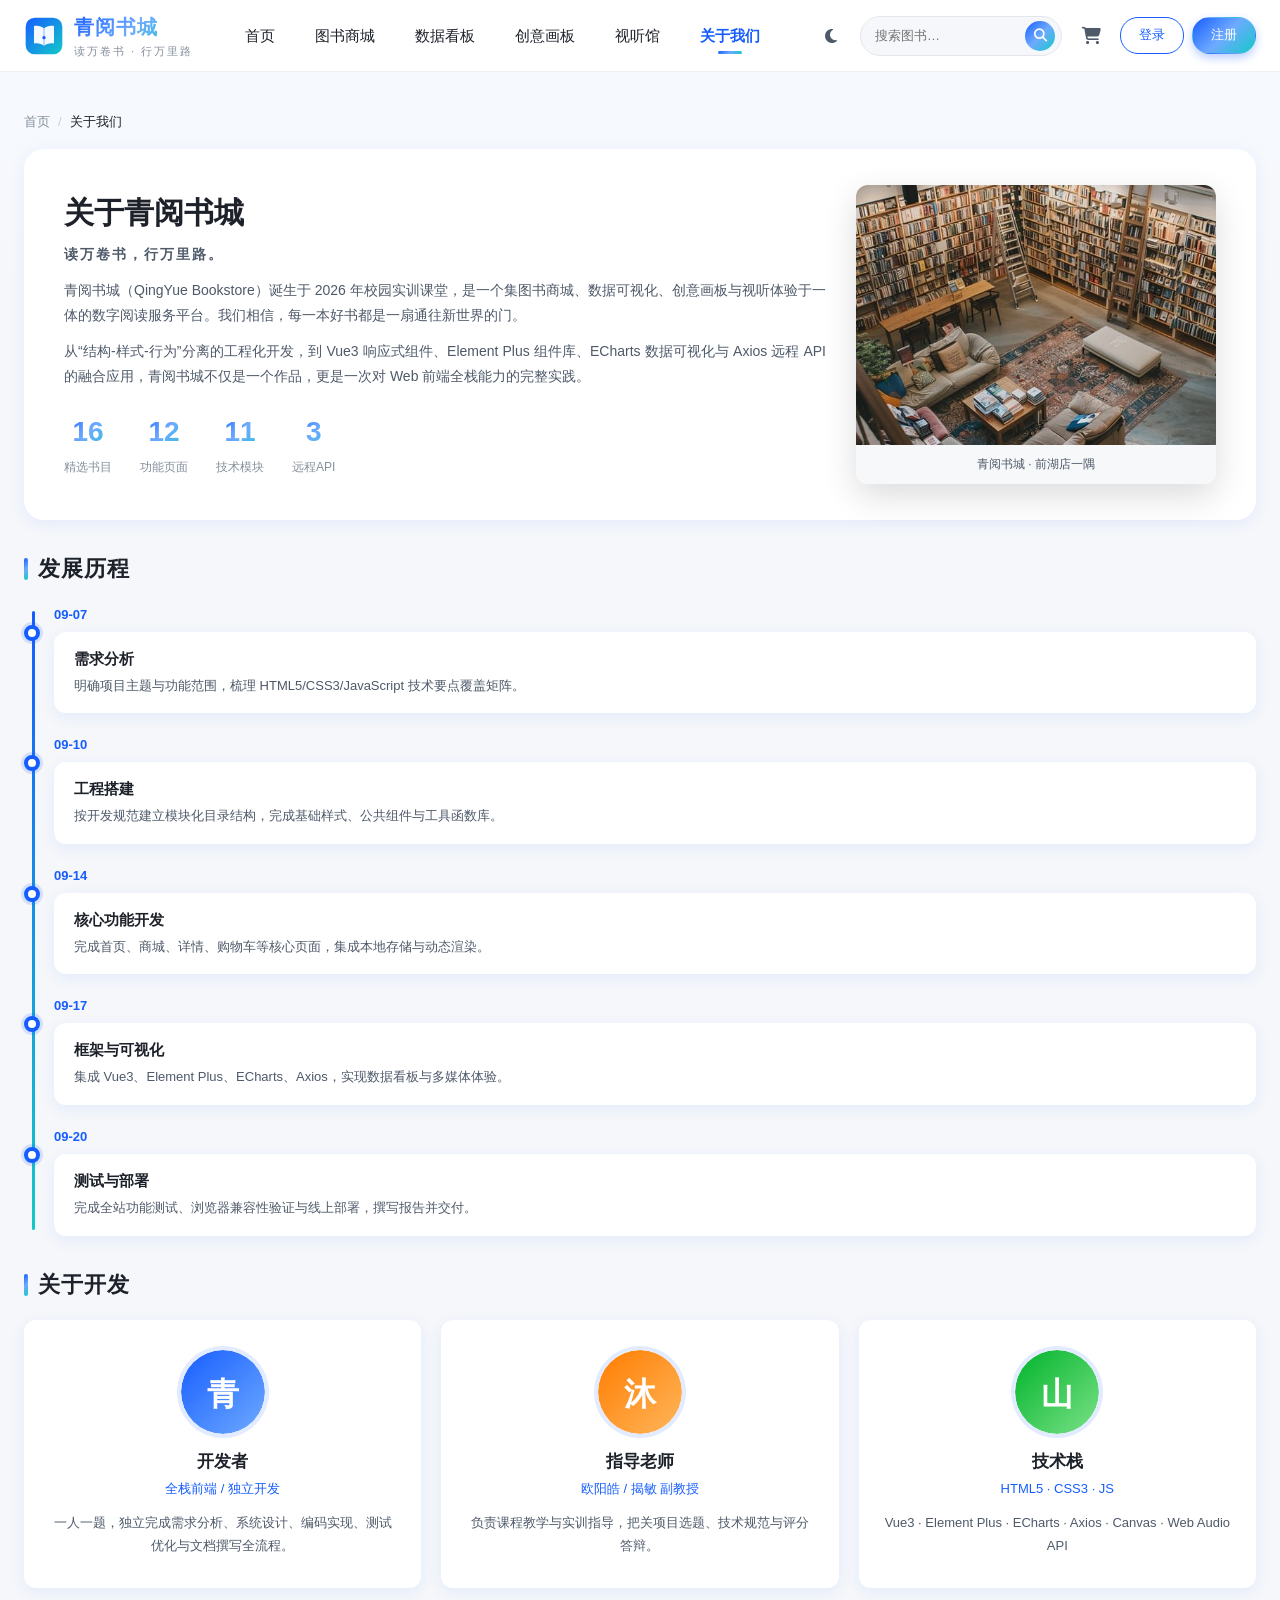
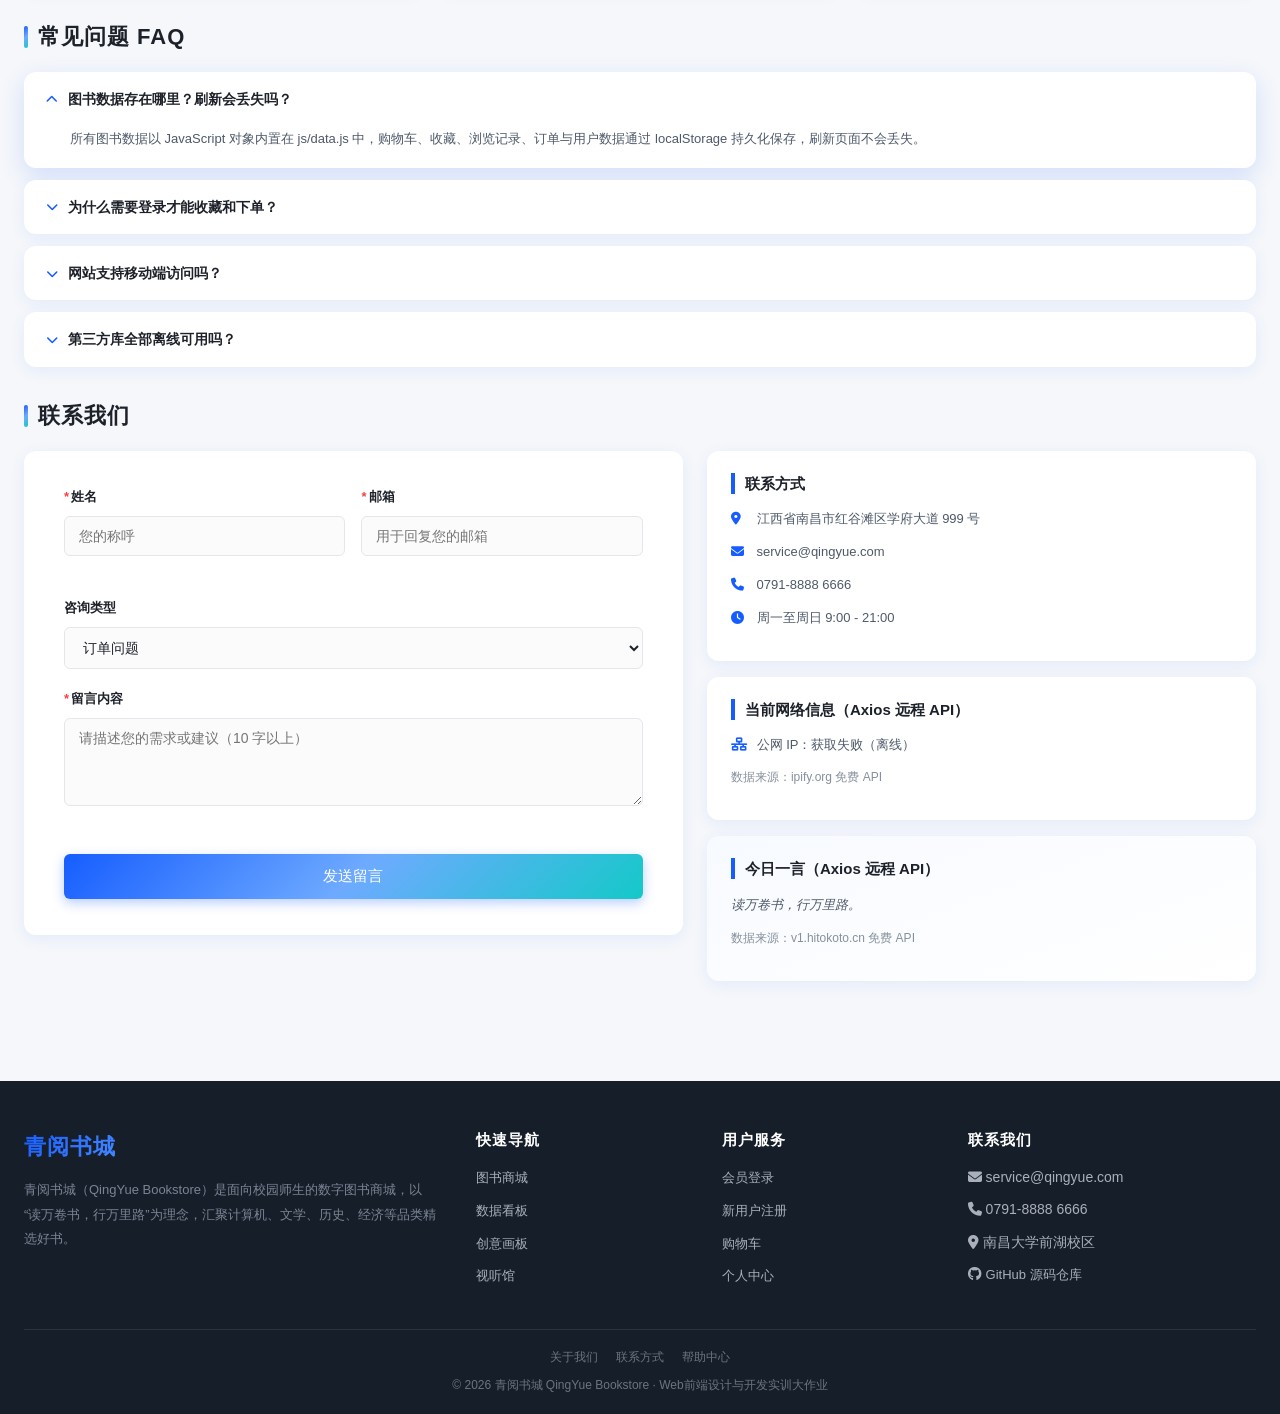
<file: about.html>
<!DOCTYPE html>
<html lang="zh-CN">
<head>
  <meta charset="UTF-8">
  <meta name="viewport" content="width=device-width, initial-scale=1.0">
  <meta name="description" content="关于青阅书城 —— 品牌故事、发展历程、团队介绍、联系我们。">
  <title>关于我们 · 青阅书城</title>
  <link rel="icon" type="image/svg+xml" href="assets/icons/favicon.svg">
  <link rel="stylesheet" href="css/base.css?v=20260911b">
  <link rel="stylesheet" href="css/common.css?v=20260911b">
  <link rel="stylesheet" href="css/page/about.css?v=20260911b">
  <link rel="stylesheet" href="https://cdnjs.cloudflare.com/ajax/libs/font-awesome/6.5.2/css/all.min.css">
</head>
<body>

  <div class="page-loading" id="pageLoading">
    <div class="loading-logo">青阅书城</div>
    <div class="loading-spinner"></div>
  </div>

  <!-- ========== 公共头部 ========== -->
  <header class="site-header">
    <div class="container">
      <a class="logo" href="index.html" title="返回首页">
        <img src="assets/icons/logo.svg" alt="青阅书城 Logo">
        <div>
          <div class="logo-text">青阅书城</div>
          <div class="logo-sub">读万卷书 · 行万里路</div>
        </div>
      </a>
      <nav class="main-nav" aria-label="主导航">
        <ul>
          <li><a href="index.html" data-page="index.html">首页</a></li>
          <li><a href="books.html" data-page="books.html">图书商城</a></li>
          <li><a href="data.html" data-page="data.html">数据看板</a></li>
          <li><a href="paint.html" data-page="paint.html">创意画板</a></li>
          <li><a href="media.html" data-page="media.html">视听馆</a></li>
          <li><a href="about.html" data-page="about.html">关于我们</a></li>
        </ul>
      </nav>
      <div class="header-tools">
        <div class="header-search">
          <input type="search" id="headerSearch" placeholder="搜索图书…" aria-label="站内搜索">
          <button id="headerSearchBtn" aria-label="搜索"><i class="fa-solid fa-magnifying-glass"></i></button>
        </div>
        <a class="icon-btn" href="cart.html" aria-label="购物车">
          <i class="fa-solid fa-cart-shopping"></i>
          <span class="cart-badge">0</span>
        </a>
        <div class="login-area">
          <a class="btn-login" href="login.html">登录</a>
          <a class="btn-login btn-login-solid" href="register.html">注册</a>
        </div>
        <div class="user-area hidden">
          <a class="icon-btn" href="user.html" title="个人中心">
            <img class="user-avatar" src="assets/images/avatar/avatar-default.svg" alt="用户头像">
          </a>
        </div>
        <button class="nav-toggle" id="navToggle" aria-label="展开菜单"><i class="fa-solid fa-bars"></i></button>
      </div>
    </div>
  </header>

  <main class="page-main">
    <div class="container">

      <nav class="crumbs" aria-label="面包屑">
        <a href="index.html">首页</a>
        <span class="sep">/</span>
        <span class="current">关于我们</span>
      </nav>

      <!-- ========== 品牌故事（article） ========== -->
      <section class="story-section" aria-label="品牌故事">
        <article class="story-card">
          <div class="story-text">
            <h1>关于青阅书城</h1>
            <p class="story-slogan">读万卷书，行万里路。</p>
            <p>青阅书城（QingYue Bookstore）诞生于 2026 年校园实训课堂，是一个集图书商城、数据可视化、创意画板与视听体验于一体的数字阅读服务平台。我们相信，每一本好书都是一扇通往新世界的门。</p>
            <p>从“结构-样式-行为”分离的工程化开发，到 Vue3 响应式组件、Element Plus 组件库、ECharts 数据可视化与 Axios 远程 API 的融合应用，青阅书城不仅是一个作品，更是一次对 Web 前端全栈能力的完整实践。</p>
            <div class="story-stats">
              <div><strong>16</strong><span>精选书目</span></div>
              <div><strong>12</strong><span>功能页面</span></div>
              <div><strong>11</strong><span>技术模块</span></div>
              <div><strong>3</strong><span>远程API</span></div>
            </div>
          </div>
          <figure class="story-figure">
            <img src="assets/images/about/about-store.jpg" alt="青阅书城实体书店室内环境">
            <figcaption>青阅书城 · 前湖店一隅</figcaption>
          </figure>
        </article>
      </section>

      <!-- ========== 发展历程（时间线） ========== -->
      <section class="timeline-section" aria-label="发展历程">
        <div class="section-title">
          <div class="title-left"><h2>发展历程</h2></div>
        </div>
        <ol class="timeline">
          <li class="timeline-item">
            <span class="tl-dot"></span>
            <time class="tl-time">09-07</time>
            <div class="tl-card">
              <h3>需求分析</h3>
              <p>明确项目主题与功能范围，梳理 HTML5/CSS3/JavaScript 技术要点覆盖矩阵。</p>
            </div>
          </li>
          <li class="timeline-item">
            <span class="tl-dot"></span>
            <time class="tl-time">09-10</time>
            <div class="tl-card">
              <h3>工程搭建</h3>
              <p>按开发规范建立模块化目录结构，完成基础样式、公共组件与工具函数库。</p>
            </div>
          </li>
          <li class="timeline-item">
            <span class="tl-dot"></span>
            <time class="tl-time">09-14</time>
            <div class="tl-card">
              <h3>核心功能开发</h3>
              <p>完成首页、商城、详情、购物车等核心页面，集成本地存储与动态渲染。</p>
            </div>
          </li>
          <li class="timeline-item">
            <span class="tl-dot"></span>
            <time class="tl-time">09-17</time>
            <div class="tl-card">
              <h3>框架与可视化</h3>
              <p>集成 Vue3、Element Plus、ECharts、Axios，实现数据看板与多媒体体验。</p>
            </div>
          </li>
          <li class="timeline-item">
            <span class="tl-dot"></span>
            <time class="tl-time">09-20</time>
            <div class="tl-card">
              <h3>测试与部署</h3>
              <p>完成全站功能测试、浏览器兼容性验证与线上部署，撰写报告并交付。</p>
            </div>
          </li>
        </ol>
      </section>

      <!-- ========== 团队介绍 ========== -->
      <section class="team-section" aria-label="团队介绍">
        <div class="section-title">
          <div class="title-left"><h2>关于开发</h2></div>
        </div>
        <div class="team-grid">
          <div class="team-card">
            <div class="team-avatar"><img src="assets/images/avatar/avatar-default.svg" alt="开发者头像"></div>
            <h3>开发者</h3>
            <p class="team-role">全栈前端 / 独立开发</p>
            <p class="team-desc">一人一题，独立完成需求分析、系统设计、编码实现、测试优化与文档撰写全流程。</p>
          </div>
          <div class="team-card">
            <div class="team-avatar"><img src="assets/images/avatar/avatar-01.svg" alt="指导老师头像"></div>
            <h3>指导老师</h3>
            <p class="team-role">欧阳皓 / 揭敏 副教授</p>
            <p class="team-desc">负责课程教学与实训指导，把关项目选题、技术规范与评分答辩。</p>
          </div>
          <div class="team-card">
            <div class="team-avatar"><img src="assets/images/avatar/avatar-02.svg" alt="技术栈图标"></div>
            <h3>技术栈</h3>
            <p class="team-role">HTML5 · CSS3 · JS</p>
            <p class="team-desc">Vue3 · Element Plus · ECharts · Axios · Canvas · Web Audio API</p>
          </div>
        </div>
      </section>

      <!-- ========== FAQ（details/summary 折叠面板） ========== -->
      <section class="faq-section" aria-label="常见问题">
        <div class="section-title">
          <div class="title-left"><h2>常见问题 FAQ</h2></div>
        </div>
        <div class="faq-list">
          <details class="faq-item" open>
            <summary>图书数据存在哪里？刷新会丢失吗？</summary>
            <p>所有图书数据以 JavaScript 对象内置在 js/data.js 中，购物车、收藏、浏览记录、订单与用户数据通过 localStorage 持久化保存，刷新页面不会丢失。</p>
          </details>
          <details class="faq-item">
            <summary>为什么需要登录才能收藏和下单？</summary>
            <p>收藏与订单与用户账号绑定，登录后可跨页面、跨会话查看自己的收藏夹与订单记录，实现“存储→读取→修改→删除”的完整数据闭环。</p>
          </details>
          <details class="faq-item">
            <summary>网站支持移动端访问吗？</summary>
            <p>支持。全站采用 Flexbox 与 Grid 响应式布局，并针对 992px / 640px 断点优化导航折叠、卡片排布与表单控件，手机、平板均可正常浏览。</p>
          </details>
          <details class="faq-item">
            <summary>第三方库全部离线可用吗？</summary>
            <p>Vue3、Element Plus、ECharts、Axios、Font Awesome 通过 CDN 引入，需要联网加载；核心业务逻辑全部为原生 HTML/CSS/JavaScript 实现，页面结构离线可访问。</p>
          </details>
        </div>
      </section>

      <!-- ========== 联系我们 ========== -->
      <section class="contact-section" id="contact" aria-label="联系我们">
        <div class="section-title">
          <div class="title-left"><h2>联系我们</h2></div>
        </div>
        <div class="contact-layout">
          <form class="contact-form form-card" id="contactForm" novalidate>
            <div class="form-row">
              <div class="form-item">
                <label for="contactName"><span class="required">*</span>姓名</label>
                <input type="text" id="contactName" class="form-control" placeholder="您的称呼">
                <div class="form-tip" id="contactNameTip"></div>
              </div>
              <div class="form-item">
                <label for="contactEmail"><span class="required">*</span>邮箱</label>
                <input type="email" id="contactEmail" class="form-control" placeholder="用于回复您的邮箱">
                <div class="form-tip" id="contactEmailTip"></div>
              </div>
            </div>
            <div class="form-item">
              <label for="contactType">咨询类型</label>
              <select id="contactType" class="form-control">
                <option value="order">订单问题</option>
                <option value="book">图书建议</option>
                <option value="coop">商务合作</option>
                <option value="other">其他</option>
              </select>
            </div>
            <div class="form-item">
              <label for="contactMessage"><span class="required">*</span>留言内容</label>
              <textarea id="contactMessage" class="form-control" rows="4" placeholder="请描述您的需求或建议（10 字以上）"></textarea>
              <div class="form-tip" id="contactMessageTip"></div>
            </div>
            <button type="submit" class="btn btn-primary btn-lg btn-block">发送留言</button>
          </form>

          <div class="contact-info">
            <div class="info-card">
              <h3>联系方式</h3>
              <p><i class="fa-solid fa-location-dot"></i> 江西省南昌市红谷滩区学府大道 999 号</p>
              <p><i class="fa-solid fa-envelope"></i> service@qingyue.com</p>
              <p><i class="fa-solid fa-phone"></i> 0791-8888 6666</p>
              <p><i class="fa-solid fa-clock"></i> 周一至周日 9:00 - 21:00</p>
            </div>
            <div class="info-card">
              <h3>当前网络信息（Axios 远程 API）</h3>
              <p><i class="fa-solid fa-network-wired"></i> 公网 IP：<span id="myIp">获取中…</span></p>
              <p class="ip-tip">数据来源：ipify.org 免费 API</p>
            </div>
            <div class="info-card quote-info">
              <h3>今日一言（Axios 远程 API）</h3>
              <p class="about-quote" id="aboutQuote">加载中…</p>
              <p class="ip-tip">数据来源：v1.hitokoto.cn 免费 API</p>
            </div>
          </div>
        </div>
      </section>
    </div>
  </main>

  <!-- ========== 公共页脚 ========== -->
  <footer class="site-footer">
    <div class="container">
      <div class="footer-top">
        <div class="footer-brand">
          <div class="logo-text">青阅书城</div>
          <p>青阅书城（QingYue Bookstore）是面向校园师生的数字图书商城，以“读万卷书，行万里路”为理念，汇聚计算机、文学、历史、经济等品类精选好书。</p>
        </div>
        <div class="footer-col">
          <h4>快速导航</h4>
          <ul>
            <li><a href="books.html">图书商城</a></li>
            <li><a href="data.html">数据看板</a></li>
            <li><a href="paint.html">创意画板</a></li>
            <li><a href="media.html">视听馆</a></li>
          </ul>
        </div>
        <div class="footer-col">
          <h4>用户服务</h4>
          <ul>
            <li><a href="login.html">会员登录</a></li>
            <li><a href="register.html">新用户注册</a></li>
            <li><a href="cart.html">购物车</a></li>
            <li><a href="user.html">个人中心</a></li>
          </ul>
        </div>
        <div class="footer-col">
          <h4>联系我们</h4>
          <ul>
            <li><i class="fa-solid fa-envelope"></i> service@qingyue.com</li>
            <li><i class="fa-solid fa-phone"></i> 0791-8888 6666</li>
            <li><i class="fa-solid fa-location-dot"></i> 南昌大学前湖校区</li>
            <li><i class="fa-brands fa-github"></i> <a href="https://github.com/yinan52/qingyue-bookstore" target="_blank" rel="noopener" style="color:inherit;text-decoration:none;">GitHub 源码仓库</a></li>
          </ul>
        </div>
      </div>
      <div class="footer-bottom">
        <div class="footer-links">
          <a href="about.html">关于我们</a>
          <a href="about.html#contact">联系方式</a>
          <a href="404.html">帮助中心</a>
        </div>
        <p>© <span class="footer-year">2026</span> 青阅书城 QingYue Bookstore · Web前端设计与开发实训大作业</p>
      </div>
    </div>
  </footer>

  <script src="lib/js/axios.min.js"></script>
  <script src="js/data.js?v=20260911b"></script>
  <script src="js/dom.js?v=20260911b"></script>
  <script src="js/common.js?v=20260911b"></script>
  <script src="js/page/about.js?v=20260911b"></script>
</body>
</html>
</file>
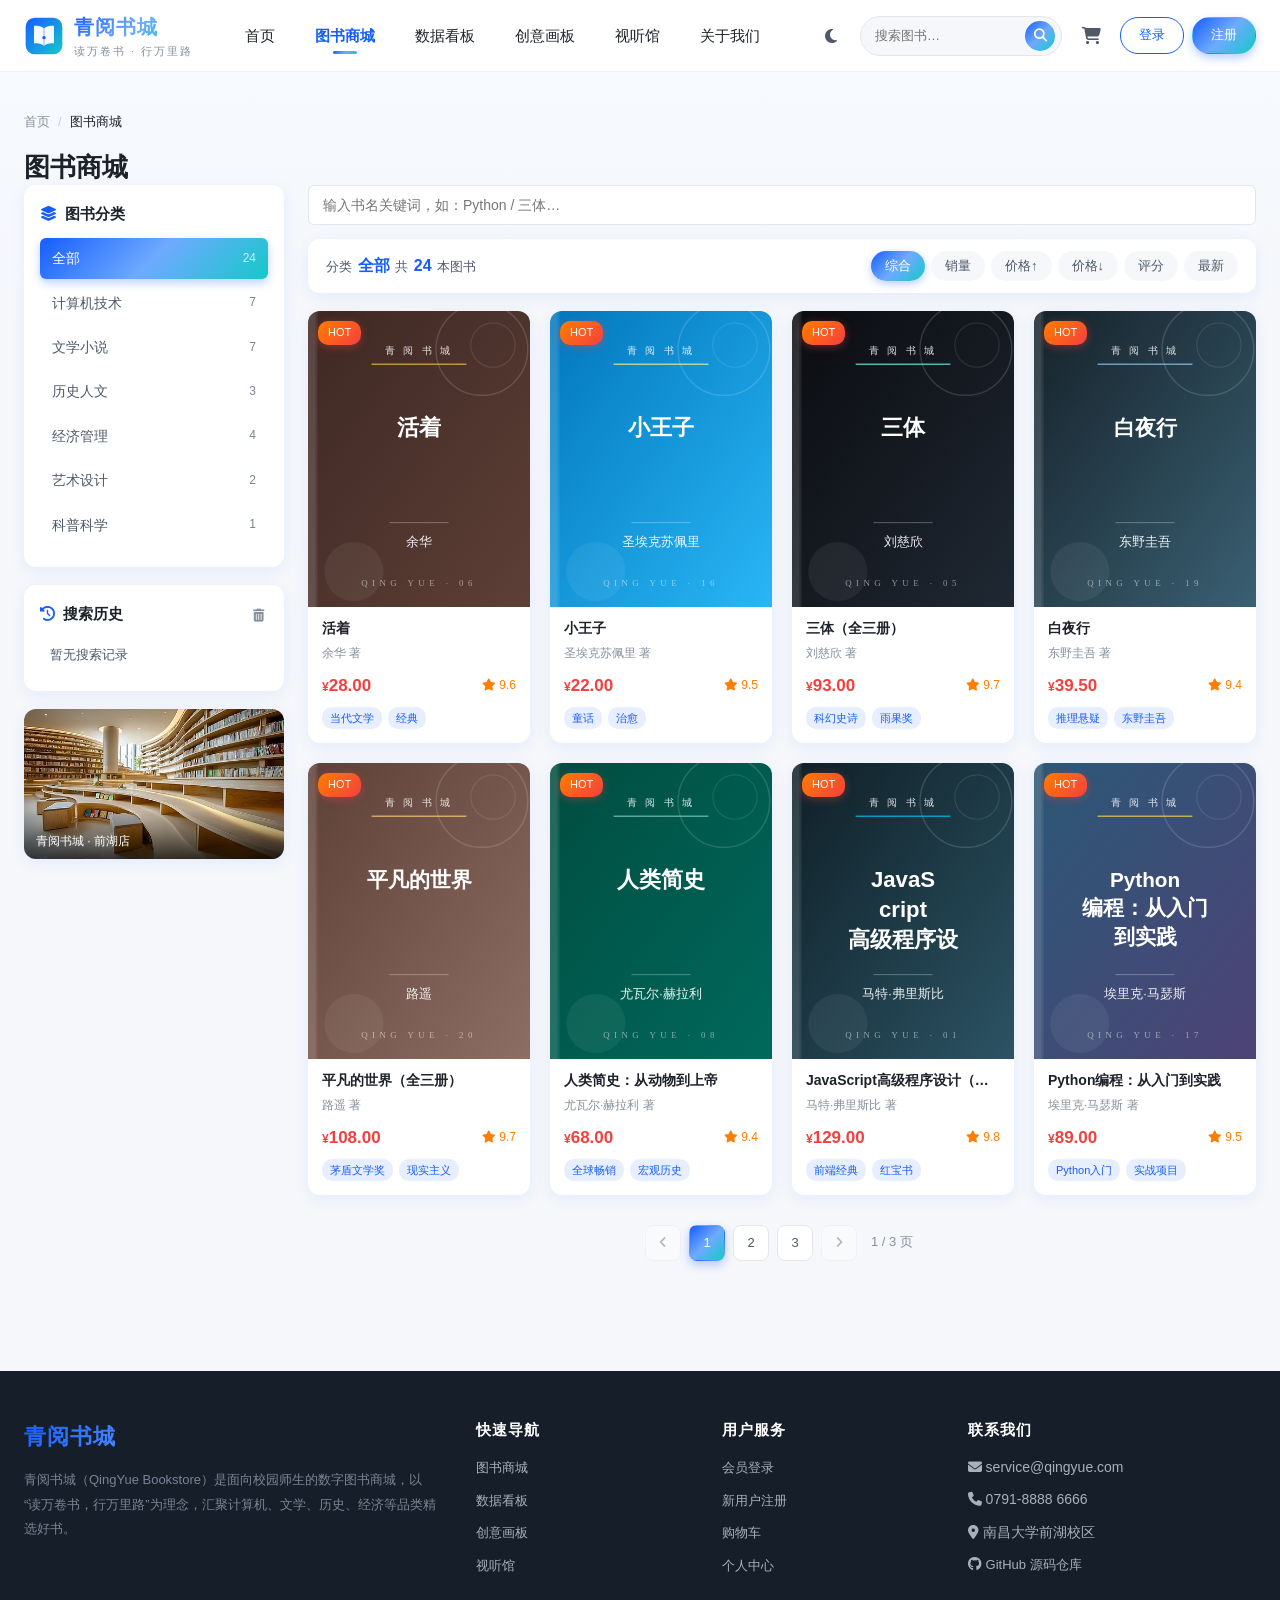
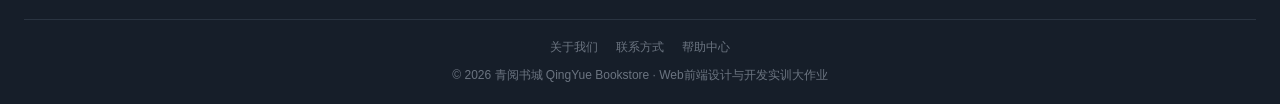
<file: books.html>
<!DOCTYPE html>
<html lang="zh-CN">
<head>
  <meta charset="UTF-8">
  <meta name="viewport" content="width=device-width, initial-scale=1.0">
  <meta name="description" content="青阅书城图书商城 —— 分类筛选、关键词搜索、多种排序与分页浏览。">
  <title>图书商城 · 青阅书城</title>
  <link rel="icon" type="image/svg+xml" href="assets/icons/favicon.svg">
  <link rel="stylesheet" href="css/base.css?v=20260911b">
  <link rel="stylesheet" href="css/common.css?v=20260911b">
  <link rel="stylesheet" href="css/page/books.css?v=20260911b">
  <link rel="stylesheet" href="https://cdnjs.cloudflare.com/ajax/libs/font-awesome/6.5.2/css/all.min.css">
</head>
<body>

  <div class="page-loading" id="pageLoading">
    <div class="loading-logo">青阅书城</div>
    <div class="loading-spinner"></div>
  </div>

  <!-- ========== 公共头部 ========== -->
  <header class="site-header">
    <div class="container">
      <a class="logo" href="index.html" title="返回首页">
        <img src="assets/icons/logo.svg" alt="青阅书城 Logo">
        <div>
          <div class="logo-text">青阅书城</div>
          <div class="logo-sub">读万卷书 · 行万里路</div>
        </div>
      </a>
      <nav class="main-nav" aria-label="主导航">
        <ul>
          <li><a href="index.html" data-page="index.html">首页</a></li>
          <li><a href="books.html" data-page="books.html">图书商城</a></li>
          <li><a href="data.html" data-page="data.html">数据看板</a></li>
          <li><a href="paint.html" data-page="paint.html">创意画板</a></li>
          <li><a href="media.html" data-page="media.html">视听馆</a></li>
          <li><a href="about.html" data-page="about.html">关于我们</a></li>
        </ul>
      </nav>
      <div class="header-tools">
        <div class="header-search">
          <input type="search" id="headerSearch" placeholder="搜索图书…" aria-label="站内搜索">
          <button id="headerSearchBtn" aria-label="搜索"><i class="fa-solid fa-magnifying-glass"></i></button>
        </div>
        <a class="icon-btn" href="cart.html" aria-label="购物车">
          <i class="fa-solid fa-cart-shopping"></i>
          <span class="cart-badge">0</span>
        </a>
        <div class="login-area">
          <a class="btn-login" href="login.html">登录</a>
          <a class="btn-login btn-login-solid" href="register.html">注册</a>
        </div>
        <div class="user-area hidden">
          <a class="icon-btn" href="user.html" title="个人中心">
            <img class="user-avatar" src="assets/images/avatar/avatar-default.svg" alt="用户头像">
          </a>
        </div>
        <button class="nav-toggle" id="navToggle" aria-label="展开菜单"><i class="fa-solid fa-bars"></i></button>
      </div>
    </div>
  </header>

  <main class="page-main">
    <div class="container">

      <!-- 面包屑导航 -->
      <nav class="crumbs" aria-label="面包屑">
        <a href="index.html">首页</a>
        <span class="sep">/</span>
        <span class="current">图书商城</span>
      </nav>

      <h1 class="page-title">图书商城</h1>

      <div class="shop-layout">

        <!-- ========== 侧边栏：分类 + 搜索历史 ========== -->
        <aside class="shop-aside" aria-label="筛选与历史">
          <div class="aside-card">
            <h3 class="aside-title"><i class="fa-solid fa-layer-group"></i> 图书分类</h3>
            <ul class="cat-list" id="catList">
              <!-- 分类列表由 books.js 动态渲染 -->
            </ul>
          </div>

          <div class="aside-card">
            <div class="aside-title-row">
              <h3 class="aside-title"><i class="fa-solid fa-clock-rotate-left"></i> 搜索历史</h3>
              <button class="clear-history" id="clearHistoryBtn" title="清空历史"><i class="fa-solid fa-trash-can"></i></button>
            </div>
            <ul class="history-list" id="historyList">
              <!-- 搜索历史由 books.js 渲染 -->
            </ul>
          </div>

          <!-- figure + figcaption 语义化配图 -->
          <figure class="aside-figure">
            <img src="assets/images/banner/banner-02.jpg" alt="青阅书城实体书店一角">
            <figcaption>青阅书城 · 前湖店</figcaption>
          </figure>
        </aside>

        <!-- ========== 主区：工具栏 + 图书网格 + 分页 ========== -->
        <section class="shop-main" aria-label="图书列表">
          <!-- 页面内搜索框（带自动补全） -->
          <div class="page-search">
            <input type="search" id="pageSearchInput" class="form-control" placeholder="输入书名关键词，如：Python / 三体…" aria-label="站内搜索">
          </div>

          <div class="toolbar">
            <div class="result-info" id="resultInfo"></div>
            <div class="sort-bar" id="sortBar">
              <button class="sort-btn active" data-sort="default">综合</button>
              <button class="sort-btn" data-sort="sales">销量</button>
              <button class="sort-btn" data-sort="priceAsc">价格↑</button>
              <button class="sort-btn" data-sort="priceDesc">价格↓</button>
              <button class="sort-btn" data-sort="rating">评分</button>
              <button class="sort-btn" data-sort="new">最新</button>
            </div>
          </div>

          <!-- 图书对比栏（选择图书后显示） -->
          <div class="compare-bar hidden" id="compareBar">
            <span class="compare-tip"><i class="fa-solid fa-code-compare"></i> 已选 <strong id="compareCount">0</strong>/3 本</span>
            <div class="compare-items" id="compareItems"></div>
            <div class="compare-ops">
              <button class="btn btn-primary btn-sm" id="compareStartBtn">开始对比</button>
              <button class="btn btn-gray btn-sm" id="compareClearBtn">清空</button>
            </div>
          </div>

          <!-- 图书网格容器（动态渲染） -->
          <div class="book-grid animate-on-scroll" id="bookGrid">
            <div class="loading-spinner"></div>
          </div>

          <!-- 空状态 -->
          <div class="empty-state hidden" id="emptyState">
            <div class="empty-icon"><i class="fa-solid fa-book-open-reader"></i></div>
            <p>没有找到相关图书，换个关键词试试吧</p>
            <button class="btn btn-primary" id="resetBtn">查看全部图书</button>
          </div>

          <!-- 分页 -->
          <nav class="pagination" id="pagination" aria-label="分页"></nav>
        </section>
      </div>
    </div>
  </main>

  <!-- ========== 公共页脚 ========== -->
  <footer class="site-footer">
    <div class="container">
      <div class="footer-top">
        <div class="footer-brand">
          <div class="logo-text">青阅书城</div>
          <p>青阅书城（QingYue Bookstore）是面向校园师生的数字图书商城，以“读万卷书，行万里路”为理念，汇聚计算机、文学、历史、经济等品类精选好书。</p>
        </div>
        <div class="footer-col">
          <h4>快速导航</h4>
          <ul>
            <li><a href="books.html">图书商城</a></li>
            <li><a href="data.html">数据看板</a></li>
            <li><a href="paint.html">创意画板</a></li>
            <li><a href="media.html">视听馆</a></li>
          </ul>
        </div>
        <div class="footer-col">
          <h4>用户服务</h4>
          <ul>
            <li><a href="login.html">会员登录</a></li>
            <li><a href="register.html">新用户注册</a></li>
            <li><a href="cart.html">购物车</a></li>
            <li><a href="user.html">个人中心</a></li>
          </ul>
        </div>
        <div class="footer-col">
          <h4>联系我们</h4>
          <ul>
            <li><i class="fa-solid fa-envelope"></i> service@qingyue.com</li>
            <li><i class="fa-solid fa-phone"></i> 0791-8888 6666</li>
            <li><i class="fa-solid fa-location-dot"></i> 南昌大学前湖校区</li>
            <li><i class="fa-brands fa-github"></i> <a href="https://github.com/yinan52/qingyue-bookstore" target="_blank" rel="noopener" style="color:inherit;text-decoration:none;">GitHub 源码仓库</a></li>
          </ul>
        </div>
      </div>
      <div class="footer-bottom">
        <div class="footer-links">
          <a href="about.html">关于我们</a>
          <a href="about.html#contact">联系方式</a>
          <a href="404.html">帮助中心</a>
        </div>
        <p>© <span class="footer-year">2026</span> 青阅书城 QingYue Bookstore · Web前端设计与开发实训大作业</p>
      </div>
    </div>
  </footer>

  <script src="js/data.js?v=20260911b"></script>
  <script src="js/dom.js?v=20260911b"></script>
  <script src="js/common.js?v=20260911b"></script>
  <script src="js/page/books.js?v=20260911b"></script>
</body>
</html>
</file>
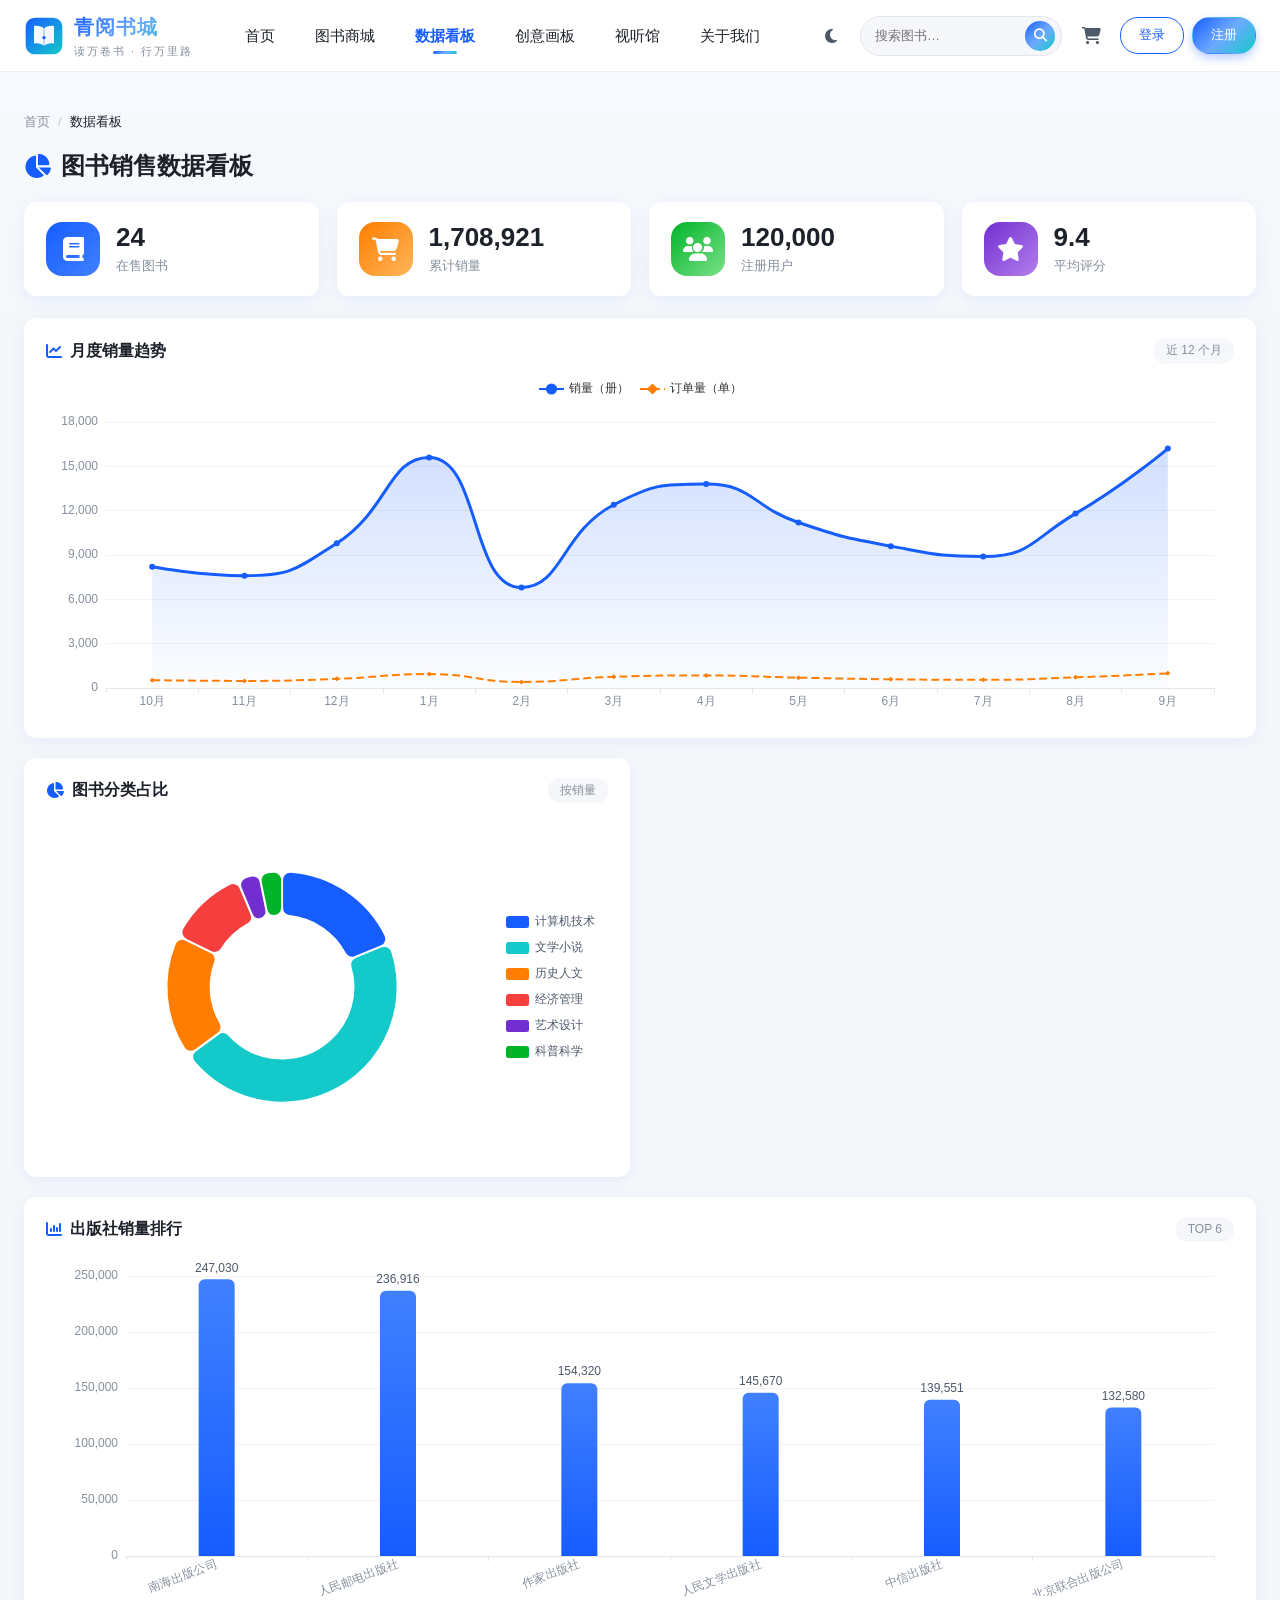
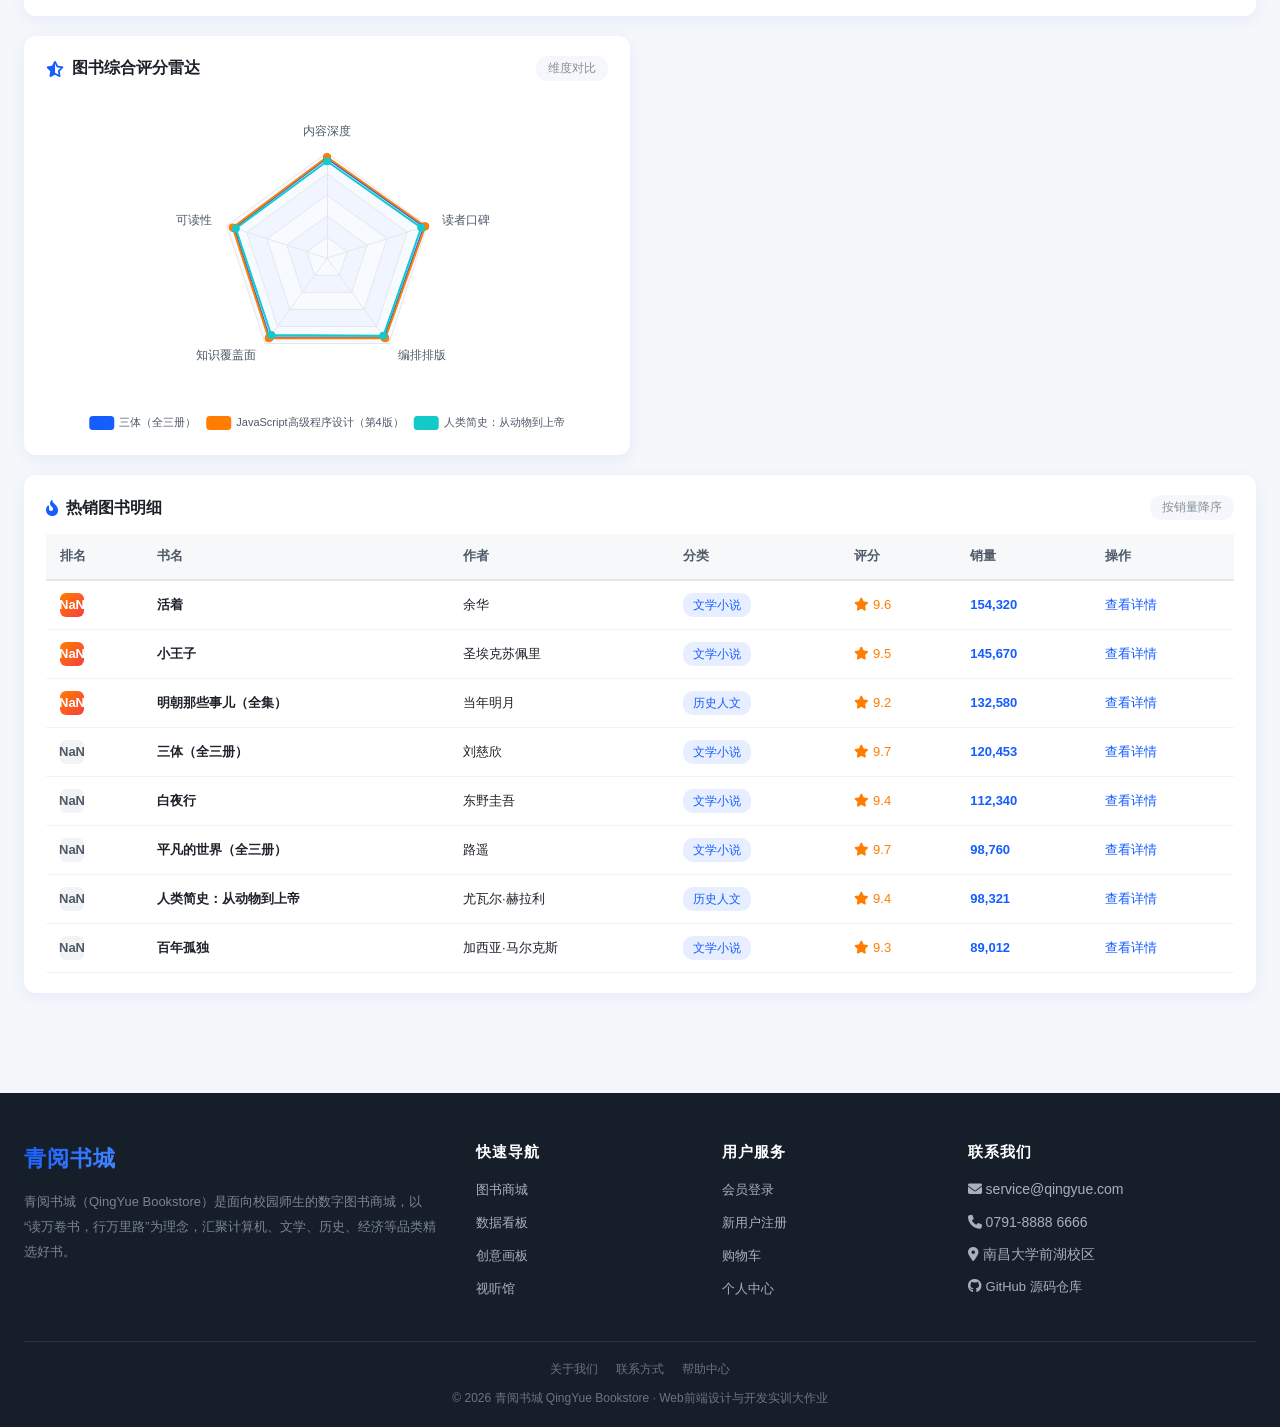
<file: data.html>
<!DOCTYPE html>
<html lang="zh-CN">
<head>
  <meta charset="UTF-8">
  <meta name="viewport" content="width=device-width, initial-scale=1.0">
  <meta name="description" content="青阅书城数据看板 —— ECharts 数据可视化：销量趋势、分类占比、出版社销量、评分雷达。">
  <title>数据看板 · 青阅书城</title>
  <link rel="icon" type="image/svg+xml" href="assets/icons/favicon.svg">
  <link rel="stylesheet" href="css/base.css?v=20260911b">
  <link rel="stylesheet" href="css/common.css?v=20260911b">
  <link rel="stylesheet" href="css/page/data.css?v=20260911b">
  <link rel="stylesheet" href="https://cdnjs.cloudflare.com/ajax/libs/font-awesome/6.5.2/css/all.min.css">
</head>
<body>

  <div class="page-loading" id="pageLoading">
    <div class="loading-logo">青阅书城</div>
    <div class="loading-spinner"></div>
  </div>

  <!-- ========== 公共头部 ========== -->
  <header class="site-header">
    <div class="container">
      <a class="logo" href="index.html" title="返回首页">
        <img src="assets/icons/logo.svg" alt="青阅书城 Logo">
        <div>
          <div class="logo-text">青阅书城</div>
          <div class="logo-sub">读万卷书 · 行万里路</div>
        </div>
      </a>
      <nav class="main-nav" aria-label="主导航">
        <ul>
          <li><a href="index.html" data-page="index.html">首页</a></li>
          <li><a href="books.html" data-page="books.html">图书商城</a></li>
          <li><a href="data.html" data-page="data.html">数据看板</a></li>
          <li><a href="paint.html" data-page="paint.html">创意画板</a></li>
          <li><a href="media.html" data-page="media.html">视听馆</a></li>
          <li><a href="about.html" data-page="about.html">关于我们</a></li>
        </ul>
      </nav>
      <div class="header-tools">
        <div class="header-search">
          <input type="search" id="headerSearch" placeholder="搜索图书…" aria-label="站内搜索">
          <button id="headerSearchBtn" aria-label="搜索"><i class="fa-solid fa-magnifying-glass"></i></button>
        </div>
        <a class="icon-btn" href="cart.html" aria-label="购物车">
          <i class="fa-solid fa-cart-shopping"></i>
          <span class="cart-badge">0</span>
        </a>
        <div class="login-area">
          <a class="btn-login" href="login.html">登录</a>
          <a class="btn-login btn-login-solid" href="register.html">注册</a>
        </div>
        <div class="user-area hidden">
          <a class="icon-btn" href="user.html" title="个人中心">
            <img class="user-avatar" src="assets/images/avatar/avatar-default.svg" alt="用户头像">
          </a>
        </div>
        <button class="nav-toggle" id="navToggle" aria-label="展开菜单"><i class="fa-solid fa-bars"></i></button>
      </div>
    </div>
  </header>

  <main class="page-main">
    <div class="container">

      <nav class="crumbs" aria-label="面包屑">
        <a href="index.html">首页</a>
        <span class="sep">/</span>
        <span class="current">数据看板</span>
      </nav>

      <h1 class="page-title"><i class="fa-solid fa-chart-pie"></i> 图书销售数据看板</h1>

      <!-- ========== 顶部统计卡片 ========== -->
      <section class="dash-stats" aria-label="核心指标">
        <div class="dash-stat">
          <div class="ds-icon ds-blue"><i class="fa-solid fa-book"></i></div>
          <div><strong id="totalBooks">0</strong><span>在售图书</span></div>
        </div>
        <div class="dash-stat">
          <div class="ds-icon ds-orange"><i class="fa-solid fa-cart-shopping"></i></div>
          <div><strong id="totalSales">0</strong><span>累计销量</span></div>
        </div>
        <div class="dash-stat">
          <div class="ds-icon ds-green"><i class="fa-solid fa-users"></i></div>
          <div><strong id="totalUsers">0</strong><span>注册用户</span></div>
        </div>
        <div class="dash-stat">
          <div class="ds-icon ds-purple"><i class="fa-solid fa-star"></i></div>
          <div><strong id="avgRating">0</strong><span>平均评分</span></div>
        </div>
      </section>

      <!-- ========== 图表网格 ========== -->
      <div class="chart-grid">

        <!-- 折线图：月度销量趋势 -->
        <section class="chart-card chart-wide" aria-label="月度销量趋势">
          <div class="chart-head">
            <h2><i class="fa-solid fa-chart-line"></i> 月度销量趋势</h2>
            <span class="chart-tag">近 12 个月</span>
          </div>
          <div class="chart-box" id="lineChart"></div>
        </section>

        <!-- 饼图：分类占比 -->
        <section class="chart-card" aria-label="图书分类占比">
          <div class="chart-head">
            <h2><i class="fa-solid fa-chart-pie"></i> 图书分类占比</h2>
            <span class="chart-tag">按销量</span>
          </div>
          <div class="chart-box" id="pieChart"></div>
        </section>

        <!-- 柱状图：出版社销量 -->
        <section class="chart-card chart-wide" aria-label="出版社销量排行">
          <div class="chart-head">
            <h2><i class="fa-solid fa-chart-column"></i> 出版社销量排行</h2>
            <span class="chart-tag">TOP 6</span>
          </div>
          <div class="chart-box" id="barChart"></div>
        </section>

        <!-- 雷达图：图书评分维度 -->
        <section class="chart-card" aria-label="评分维度雷达">
          <div class="chart-head">
            <h2><i class="fa-solid fa-star-half-stroke"></i> 图书综合评分雷达</h2>
            <span class="chart-tag">维度对比</span>
          </div>
          <div class="chart-box" id="radarChart"></div>
        </section>
      </div>

      <!-- ========== 热销榜 table ========== -->
      <section class="chart-card table-card" aria-label="热销图书表格">
        <div class="chart-head">
          <h2><i class="fa-solid fa-fire-flame-curved"></i> 热销图书明细</h2>
          <span class="chart-tag">按销量降序</span>
        </div>
        <div class="table-wrap">
          <table class="data-table">
            <thead>
              <tr>
                <th>排名</th>
                <th>书名</th>
                <th>作者</th>
                <th>分类</th>
                <th>评分</th>
                <th>销量</th>
                <th>操作</th>
              </tr>
            </thead>
            <tbody id="tableBody">
              <!-- data.js 渲染 -->
            </tbody>
          </table>
        </div>
      </section>
    </div>
  </main>

  <!-- ========== 公共页脚 ========== -->
  <footer class="site-footer">
    <div class="container">
      <div class="footer-top">
        <div class="footer-brand">
          <div class="logo-text">青阅书城</div>
          <p>青阅书城（QingYue Bookstore）是面向校园师生的数字图书商城，以“读万卷书，行万里路”为理念，汇聚计算机、文学、历史、经济等品类精选好书。</p>
        </div>
        <div class="footer-col">
          <h4>快速导航</h4>
          <ul>
            <li><a href="books.html">图书商城</a></li>
            <li><a href="data.html">数据看板</a></li>
            <li><a href="paint.html">创意画板</a></li>
            <li><a href="media.html">视听馆</a></li>
          </ul>
        </div>
        <div class="footer-col">
          <h4>用户服务</h4>
          <ul>
            <li><a href="login.html">会员登录</a></li>
            <li><a href="register.html">新用户注册</a></li>
            <li><a href="cart.html">购物车</a></li>
            <li><a href="user.html">个人中心</a></li>
          </ul>
        </div>
        <div class="footer-col">
          <h4>联系我们</h4>
          <ul>
            <li><i class="fa-solid fa-envelope"></i> service@qingyue.com</li>
            <li><i class="fa-solid fa-phone"></i> 0791-8888 6666</li>
            <li><i class="fa-solid fa-location-dot"></i> 南昌大学前湖校区</li>
            <li><i class="fa-brands fa-github"></i> <a href="https://github.com/yinan52/qingyue-bookstore" target="_blank" rel="noopener" style="color:inherit;text-decoration:none;">GitHub 源码仓库</a></li>
          </ul>
        </div>
      </div>
      <div class="footer-bottom">
        <div class="footer-links">
          <a href="about.html">关于我们</a>
          <a href="about.html#contact">联系方式</a>
          <a href="404.html">帮助中心</a>
        </div>
        <p>© <span class="footer-year">2026</span> 青阅书城 QingYue Bookstore · Web前端设计与开发实训大作业</p>
      </div>
    </div>
  </footer>

  <!-- 第三方库：ECharts（CDN） -->
  <script src="lib/js/echarts.min.js"></script>
  <script src="js/data.js?v=20260911b"></script>
  <script src="js/dom.js?v=20260911b"></script>
  <script src="js/common.js?v=20260911b"></script>
  <script src="js/page/data.js?v=20260911b"></script>
</body>
</html>
</file>
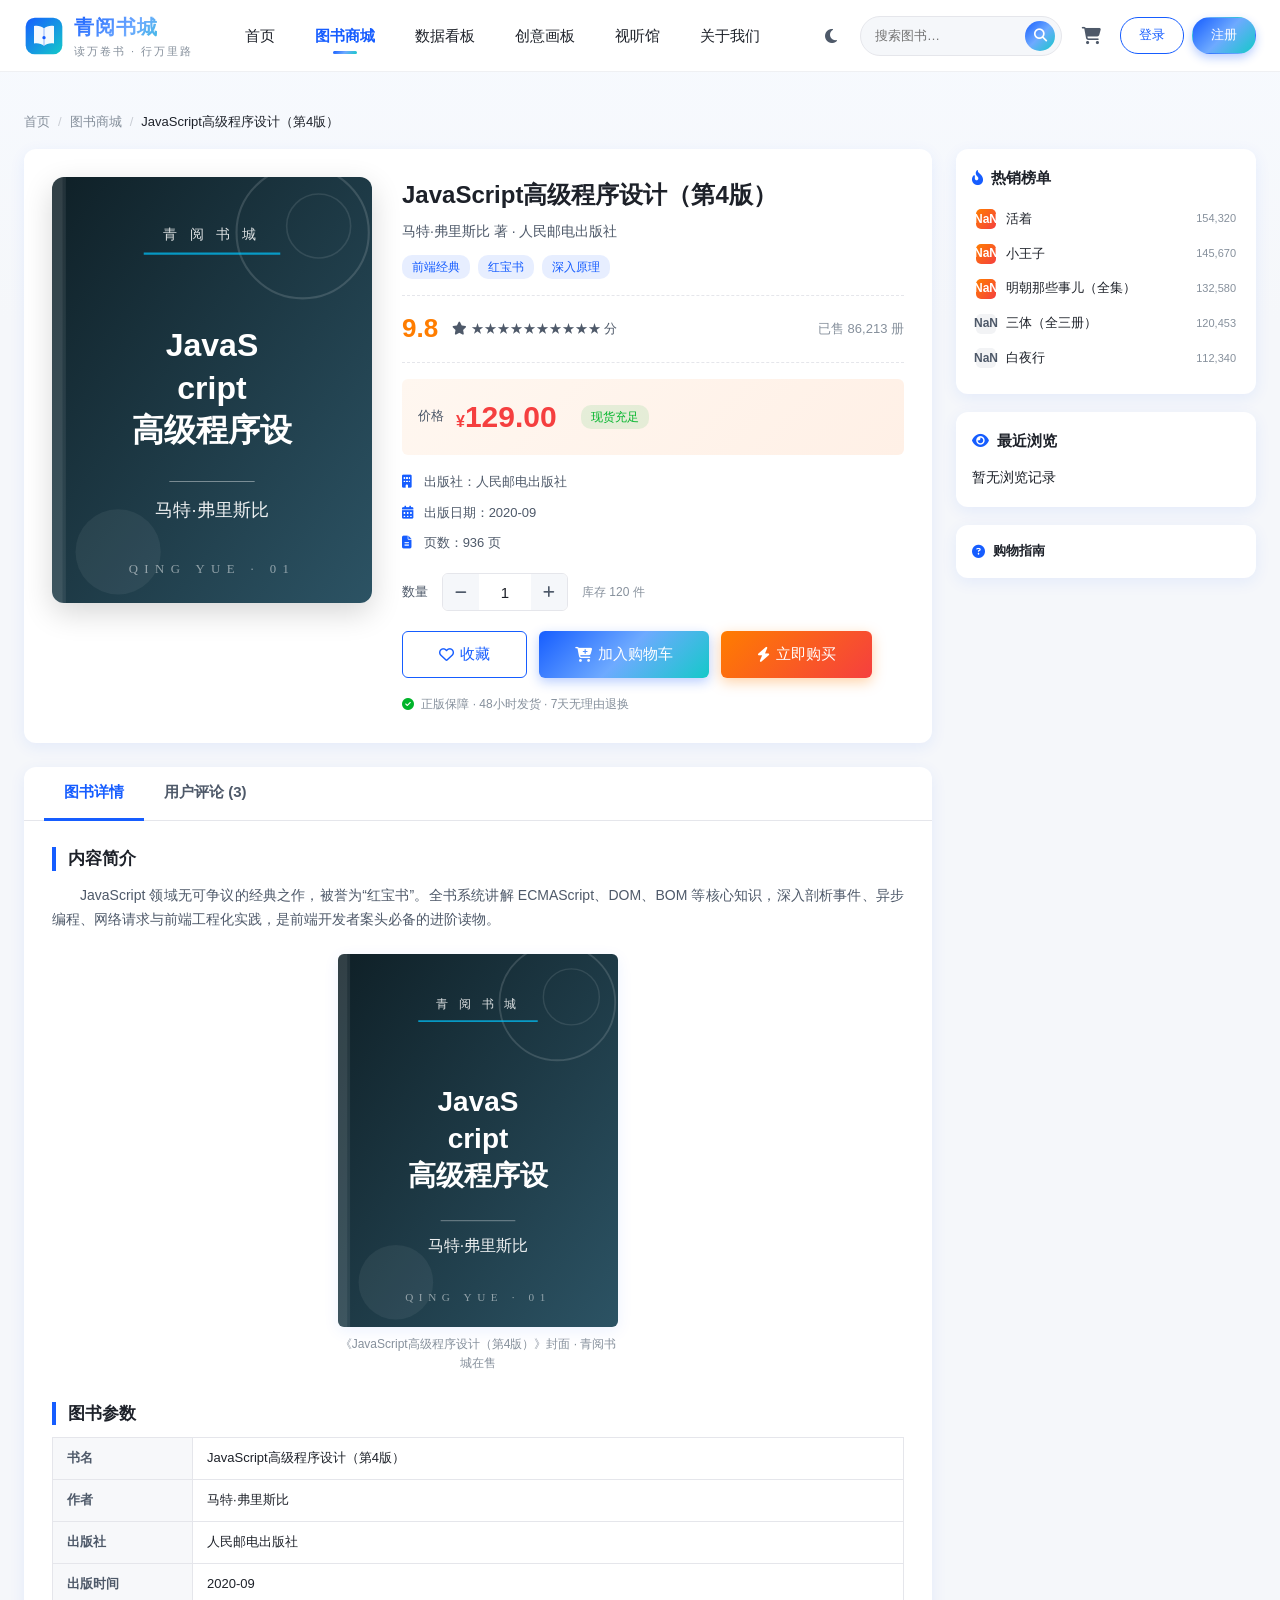
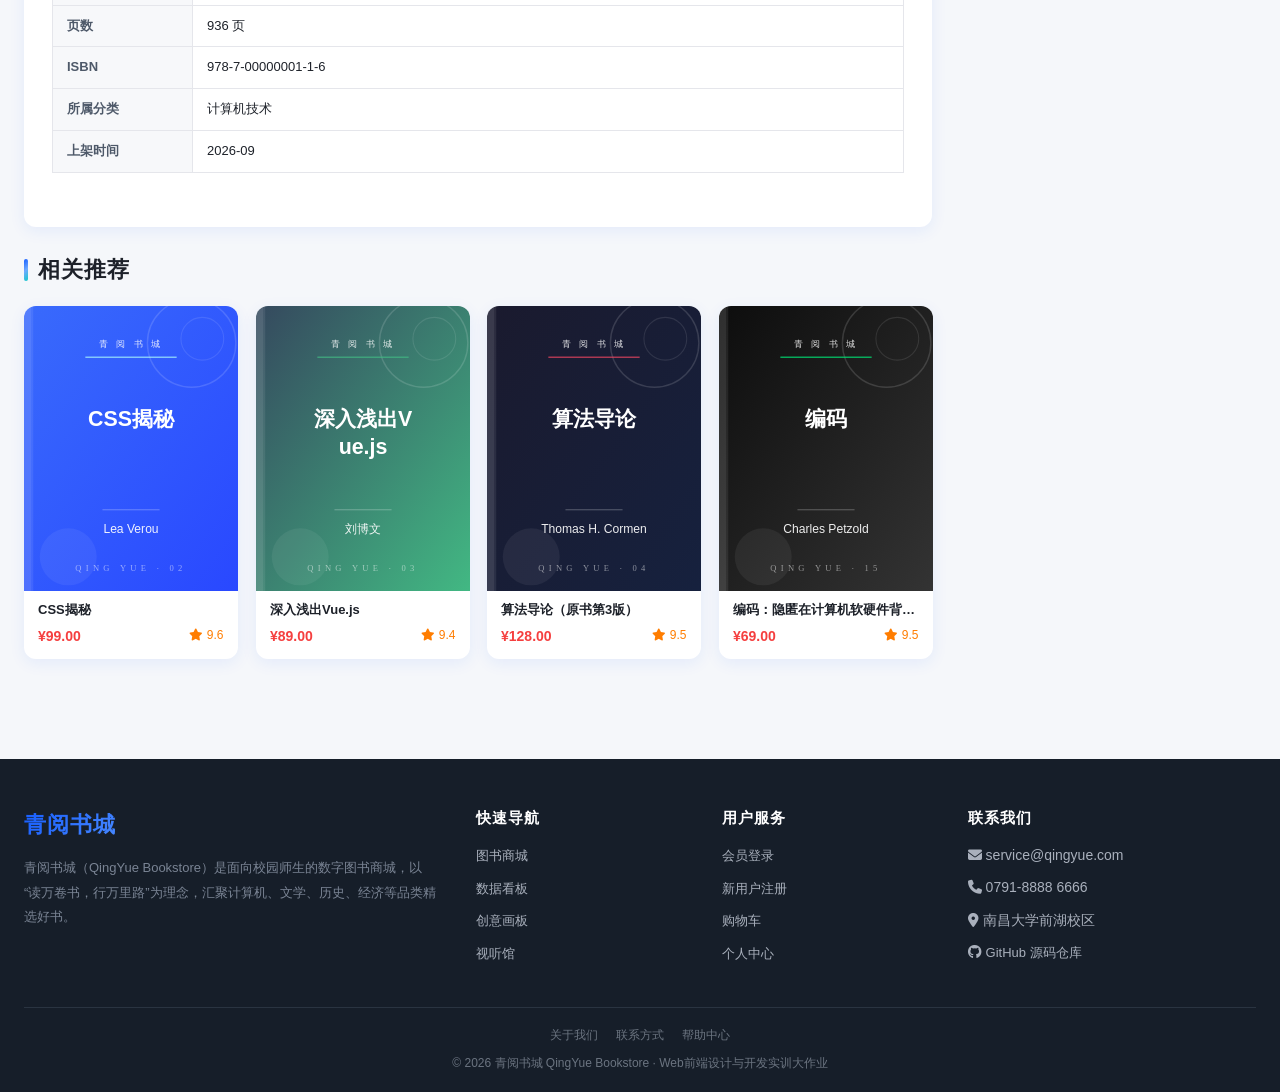
<file: detail.html>
<!DOCTYPE html>
<html lang="zh-CN">
<head>
  <meta charset="UTF-8">
  <meta name="viewport" content="width=device-width, initial-scale=1.0">
  <meta name="description" content="青阅书城图书详情页 —— 查看图书详情、用户评论，支持加入购物车与收藏。">
  <title>图书详情 · 青阅书城</title>
  <link rel="icon" type="image/svg+xml" href="assets/icons/favicon.svg">
  <link rel="stylesheet" href="css/base.css?v=20260911b">
  <link rel="stylesheet" href="css/common.css?v=20260911b">
  <link rel="stylesheet" href="css/page/detail.css?v=20260911b">
  <link rel="stylesheet" href="https://cdnjs.cloudflare.com/ajax/libs/font-awesome/6.5.2/css/all.min.css">
</head>
<body>

  <div class="page-loading" id="pageLoading">
    <div class="loading-logo">青阅书城</div>
    <div class="loading-spinner"></div>
  </div>

  <!-- ========== 公共头部 ========== -->
  <header class="site-header">
    <div class="container">
      <a class="logo" href="index.html" title="返回首页">
        <img src="assets/icons/logo.svg" alt="青阅书城 Logo">
        <div>
          <div class="logo-text">青阅书城</div>
          <div class="logo-sub">读万卷书 · 行万里路</div>
        </div>
      </a>
      <nav class="main-nav" aria-label="主导航">
        <ul>
          <li><a href="index.html" data-page="index.html">首页</a></li>
          <li><a href="books.html" data-page="books.html">图书商城</a></li>
          <li><a href="data.html" data-page="data.html">数据看板</a></li>
          <li><a href="paint.html" data-page="paint.html">创意画板</a></li>
          <li><a href="media.html" data-page="media.html">视听馆</a></li>
          <li><a href="about.html" data-page="about.html">关于我们</a></li>
        </ul>
      </nav>
      <div class="header-tools">
        <div class="header-search">
          <input type="search" id="headerSearch" placeholder="搜索图书…" aria-label="站内搜索">
          <button id="headerSearchBtn" aria-label="搜索"><i class="fa-solid fa-magnifying-glass"></i></button>
        </div>
        <a class="icon-btn" href="cart.html" aria-label="购物车">
          <i class="fa-solid fa-cart-shopping"></i>
          <span class="cart-badge">0</span>
        </a>
        <div class="login-area">
          <a class="btn-login" href="login.html">登录</a>
          <a class="btn-login btn-login-solid" href="register.html">注册</a>
        </div>
        <div class="user-area hidden">
          <a class="icon-btn" href="user.html" title="个人中心">
            <img class="user-avatar" src="assets/images/avatar/avatar-default.svg" alt="用户头像">
          </a>
        </div>
        <button class="nav-toggle" id="navToggle" aria-label="展开菜单"><i class="fa-solid fa-bars"></i></button>
      </div>
    </div>
  </header>

  <main class="page-main">
    <div class="container">

      <!-- 面包屑 -->
      <nav class="crumbs" aria-label="面包屑">
        <a href="index.html">首页</a>
        <span class="sep">/</span>
        <a href="books.html">图书商城</a>
        <span class="sep">/</span>
        <span class="current" id="crumbTitle">图书详情</span>
      </nav>

      <div class="detail-layout">
        <section class="detail-main">

          <!-- ========== 商品信息区 ========== -->
          <article class="goods-panel" id="goodsPanel">
            <div class="goods-cover" id="goodsCover"></div>
            <div class="goods-info">
              <h1 id="goodsTitle">加载中…</h1>
              <p class="goods-sub" id="goodsAuthor"></p>
              <div class="goods-tags" id="goodsTags"></div>
              <div class="goods-rating-row">
                <span class="rating-score" id="goodsRating"></span>
                <span class="rating-text" id="goodsRatingText"></span>
                <span class="sales-text" id="goodsSales"></span>
              </div>
              <div class="price-row">
                <span class="price-label">价格</span>
                <span class="price-now" id="goodsPrice"></span>
                <span class="price-original" id="goodsOriginalPrice"></span>
                <span class="tag tag-green" id="goodsStock"></span>
              </div>
              <div class="goods-meta">
                <p><i class="fa-solid fa-building"></i> 出版社：<span id="metaPublisher"></span></p>
                <p><i class="fa-solid fa-calendar-days"></i> 出版日期：<span id="metaPubDate"></span></p>
                <p><i class="fa-solid fa-file-lines"></i> 页数：<span id="metaPages"></span> 页</p>
              </div>

              <!-- 数量选择 -->
              <div class="buy-row">
                <span class="buy-label">数量</span>
                <div class="qty-control">
                  <button id="qtyMinus" aria-label="减少数量"><i class="fa-solid fa-minus"></i></button>
                  <input type="number" id="qtyInput" value="1" min="1" max="99" aria-label="购买数量">
                  <button id="qtyPlus" aria-label="增加数量"><i class="fa-solid fa-plus"></i></button>
                </div>
                <span class="stock-tip" id="stockTip"></span>
              </div>

              <div class="action-row">
                <button class="btn btn-outline btn-lg" id="favBtn">
                  <i class="fa-regular fa-heart"></i> 收藏
                </button>
                <button class="btn btn-primary btn-lg" id="addCartBtn">
                  <i class="fa-solid fa-cart-plus"></i> 加入购物车
                </button>
                <button class="btn btn-buy btn-lg" id="buyNowBtn">
                  <i class="fa-solid fa-bolt"></i> 立即购买
                </button>
              </div>
              <p class="service-tip"><i class="fa-solid fa-circle-check"></i> 正版保障 · 48小时发货 · 7天无理由退换</p>
            </div>
          </article>

          <!-- ========== 详情 / 评论 Tab ========== -->
          <div class="tab-panel">
            <div class="tab-head">
              <button class="tab-btn active" data-tab="desc">图书详情</button>
              <button class="tab-btn" data-tab="comment">用户评论 <span id="commentCount"></span></button>
            </div>

            <!-- 图书详情 -->
            <section class="tab-content active" id="tabDesc">
              <article class="desc-block">
                <h3>内容简介</h3>
                <p id="descText"></p>
                <figure class="desc-figure">
                  <img id="descCover" src="" alt="图书封面">
                  <figcaption>《<span id="descTitle"></span>》封面 · 青阅书城在售</figcaption>
                </figure>
              </article>
              <div class="desc-block">
                <h3>图书参数</h3>
                <table class="params-table">
                  <tbody id="paramsBody"></tbody>
                </table>
              </div>
            </section>

            <!-- 用户评论 -->
            <section class="tab-content" id="tabComment">
              <!-- 发表评论（form：textarea 控件） -->
              <form class="comment-form" id="commentForm">
                <h3>发表评论</h3>
                <div class="comment-rate">
                  <span>评分：</span>
                  <div class="star-input" id="starInput">
                    <i class="fa-regular fa-star" data-star="1"></i>
                    <i class="fa-regular fa-star" data-star="2"></i>
                    <i class="fa-regular fa-star" data-star="3"></i>
                    <i class="fa-regular fa-star" data-star="4"></i>
                    <i class="fa-regular fa-star" data-star="5"></i>
                  </div>
                  <span class="star-hint" id="starHint">请选择评分</span>
                </div>
                <textarea class="form-control" id="commentText" rows="4" placeholder="分享你的阅读感受（10~200字）…"></textarea>
                <div class="comment-form-actions">
                  <span class="form-tip" id="commentTip"></span>
                  <button type="submit" class="btn btn-primary">发布评论</button>
                </div>
              </form>
              <div class="comment-list" id="commentList">
                <!-- 评论由 detail.js 动态渲染 -->
              </div>
            </section>
          </div>

          <!-- ========== 相关推荐 ========== -->
          <section class="related-section" aria-label="相关推荐">
            <div class="section-title">
              <div class="title-left"><h2>相关推荐</h2></div>
            </div>
            <div class="book-grid" id="relatedGrid">
              <!-- 推荐图书由 detail.js 渲染 -->
            </div>
          </section>
        </section>

        <!-- ========== 侧边栏 ========== -->
        <aside class="detail-aside" aria-label="侧边信息">
          <div class="aside-card">
            <h3 class="aside-title"><i class="fa-solid fa-fire-flame-curved"></i> 热销榜单</h3>
            <ol class="mini-rank" id="miniRank"></ol>
          </div>
          <div class="aside-card">
            <h3 class="aside-title"><i class="fa-solid fa-eye"></i> 最近浏览</h3>
            <div class="recent-list" id="recentList"></div>
          </div>
          <details class="help-details">
            <summary><i class="fa-solid fa-circle-question"></i> 购物指南</summary>
            <ul>
              <li>下单后 48 小时内发货</li>
              <li>支持 7 天无理由退换</li>
              <li>满 99 元包邮</li>
              <li>正版图书假一赔十</li>
            </ul>
          </details>
        </aside>
      </div>
    </div>
  </main>

  <!-- ========== 公共页脚 ========== -->
  <footer class="site-footer">
    <div class="container">
      <div class="footer-top">
        <div class="footer-brand">
          <div class="logo-text">青阅书城</div>
          <p>青阅书城（QingYue Bookstore）是面向校园师生的数字图书商城，以“读万卷书，行万里路”为理念，汇聚计算机、文学、历史、经济等品类精选好书。</p>
        </div>
        <div class="footer-col">
          <h4>快速导航</h4>
          <ul>
            <li><a href="books.html">图书商城</a></li>
            <li><a href="data.html">数据看板</a></li>
            <li><a href="paint.html">创意画板</a></li>
            <li><a href="media.html">视听馆</a></li>
          </ul>
        </div>
        <div class="footer-col">
          <h4>用户服务</h4>
          <ul>
            <li><a href="login.html">会员登录</a></li>
            <li><a href="register.html">新用户注册</a></li>
            <li><a href="cart.html">购物车</a></li>
            <li><a href="user.html">个人中心</a></li>
          </ul>
        </div>
        <div class="footer-col">
          <h4>联系我们</h4>
          <ul>
            <li><i class="fa-solid fa-envelope"></i> service@qingyue.com</li>
            <li><i class="fa-solid fa-phone"></i> 0791-8888 6666</li>
            <li><i class="fa-solid fa-location-dot"></i> 南昌大学前湖校区</li>
            <li><i class="fa-brands fa-github"></i> <a href="https://github.com/yinan52/qingyue-bookstore" target="_blank" rel="noopener" style="color:inherit;text-decoration:none;">GitHub 源码仓库</a></li>
          </ul>
        </div>
      </div>
      <div class="footer-bottom">
        <div class="footer-links">
          <a href="about.html">关于我们</a>
          <a href="about.html#contact">联系方式</a>
          <a href="404.html">帮助中心</a>
        </div>
        <p>© <span class="footer-year">2026</span> 青阅书城 QingYue Bookstore · Web前端设计与开发实训大作业</p>
      </div>
    </div>
  </footer>

  <script src="js/data.js?v=20260911b"></script>
  <script src="js/dom.js?v=20260911b"></script>
  <script src="js/common.js?v=20260911b"></script>
  <script src="js/page/detail.js?v=20260911b"></script>
</body>
</html>
</file>
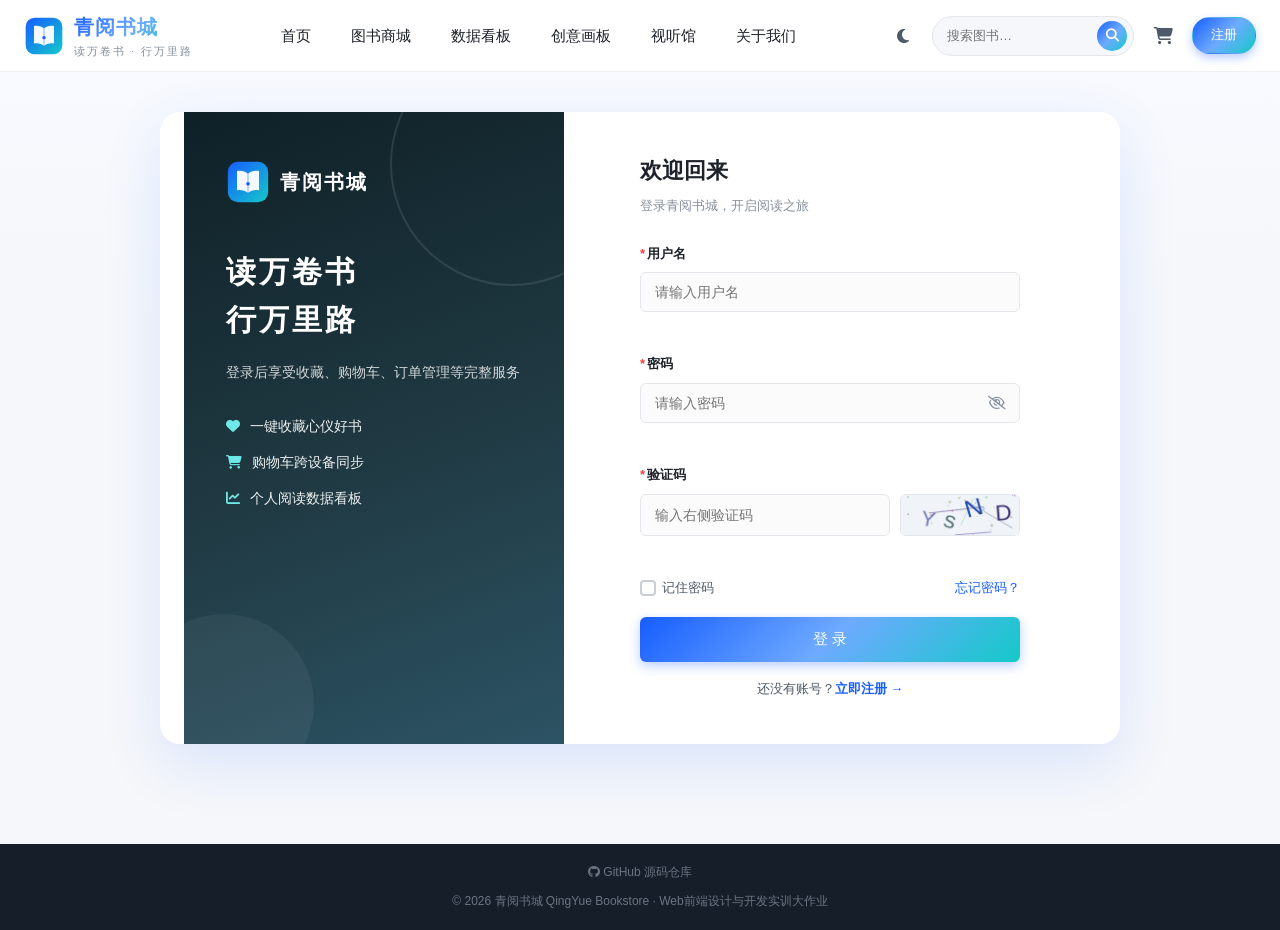
<file: login.html>
<!DOCTYPE html>
<html lang="zh-CN">
<head>
  <meta charset="UTF-8">
  <meta name="viewport" content="width=device-width, initial-scale=1.0">
  <meta name="description" content="青阅书城用户登录 —— 会员登录入口。">
  <title>会员登录 · 青阅书城</title>
  <link rel="icon" type="image/svg+xml" href="assets/icons/favicon.svg">
  <link rel="stylesheet" href="css/base.css?v=20260911b">
  <link rel="stylesheet" href="css/common.css?v=20260911b">
  <link rel="stylesheet" href="css/page/login.css?v=20260911b">
  <link rel="stylesheet" href="https://cdnjs.cloudflare.com/ajax/libs/font-awesome/6.5.2/css/all.min.css">
</head>
<body>

  <div class="page-loading" id="pageLoading">
    <div class="loading-logo">青阅书城</div>
    <div class="loading-spinner"></div>
  </div>

  <!-- ========== 公共头部 ========== -->
  <header class="site-header">
    <div class="container">
      <a class="logo" href="index.html" title="返回首页">
        <img src="assets/icons/logo.svg" alt="青阅书城 Logo">
        <div>
          <div class="logo-text">青阅书城</div>
          <div class="logo-sub">读万卷书 · 行万里路</div>
        </div>
      </a>
      <nav class="main-nav" aria-label="主导航">
        <ul>
          <li><a href="index.html" data-page="index.html">首页</a></li>
          <li><a href="books.html" data-page="books.html">图书商城</a></li>
          <li><a href="data.html" data-page="data.html">数据看板</a></li>
          <li><a href="paint.html" data-page="paint.html">创意画板</a></li>
          <li><a href="media.html" data-page="media.html">视听馆</a></li>
          <li><a href="about.html" data-page="about.html">关于我们</a></li>
        </ul>
      </nav>
      <div class="header-tools">
        <div class="header-search">
          <input type="search" id="headerSearch" placeholder="搜索图书…" aria-label="站内搜索">
          <button id="headerSearchBtn" aria-label="搜索"><i class="fa-solid fa-magnifying-glass"></i></button>
        </div>
        <a class="icon-btn" href="cart.html" aria-label="购物车">
          <i class="fa-solid fa-cart-shopping"></i>
          <span class="cart-badge">0</span>
        </a>
        <div class="login-area">
          <a class="btn-login btn-login-solid" href="register.html">注册</a>
        </div>
        <button class="nav-toggle" id="navToggle" aria-label="展开菜单"><i class="fa-solid fa-bars"></i></button>
      </div>
    </div>
  </header>

  <main class="page-main auth-main">
    <div class="container auth-wrap">

      <!-- 左侧品牌展示区 -->
      <aside class="auth-banner" aria-label="品牌展示">
        <div class="auth-banner-inner">
          <div class="auth-logo">
            <img src="assets/icons/logo.svg" alt="青阅书城 Logo">
            <span>青阅书城</span>
          </div>
          <h2>读万卷书<br>行万里路</h2>
          <p>登录后享受收藏、购物车、订单管理等完整服务</p>
          <ul>
            <li><i class="fa-solid fa-heart"></i> 一键收藏心仪好书</li>
            <li><i class="fa-solid fa-cart-shopping"></i> 购物车跨设备同步</li>
            <li><i class="fa-solid fa-chart-line"></i> 个人阅读数据看板</li>
          </ul>
        </div>
      </aside>

      <!-- 右侧登录表单 -->
      <section class="auth-form-wrap" aria-label="登录表单">
        <div class="form-card">
          <h1 class="form-title">欢迎回来</h1>
          <p class="form-subtitle">登录青阅书城，开启阅读之旅</p>

          <form id="loginForm" novalidate>
            <div class="form-item">
              <label for="loginUsername"><span class="required">*</span>用户名</label>
              <input type="text" id="loginUsername" class="form-control" placeholder="请输入用户名" autocomplete="username">
              <div class="form-tip" id="usernameTip"></div>
            </div>

            <div class="form-item">
              <label for="loginPassword"><span class="required">*</span>密码</label>
              <div class="input-wrap">
                <input type="password" id="loginPassword" class="form-control" placeholder="请输入密码" autocomplete="current-password">
                <i class="fa-regular fa-eye-slash" id="pwdEye" title="显示/隐藏密码"></i>
              </div>
              <div class="form-tip" id="passwordTip"></div>
            </div>

            <div class="form-item">
              <label for="loginCaptcha"><span class="required">*</span>验证码</label>
              <div class="captcha-row">
                <input type="text" id="loginCaptcha" class="form-control" placeholder="输入右侧验证码" maxlength="4">
                <canvas class="captcha-canvas" id="captchaCanvas" width="120" height="42" title="点击刷新验证码"></canvas>
              </div>
              <div class="form-tip" id="captchaTip"></div>
            </div>

            <div class="form-extra">
              <label class="checkbox-label">
                <input type="checkbox" id="rememberMe">
                <span class="mini-check"></span>
                记住密码
              </label>
              <a href="404.html">忘记密码？</a>
            </div>

            <div class="form-actions">
              <button type="submit" class="btn btn-primary btn-lg btn-block">
                登 录
              </button>
            </div>

            <p class="form-switch">还没有账号？<a href="register.html">立即注册 →</a></p>
          </form>
        </div>
      </section>
    </div>
  </main>

  <!-- ========== 公共页脚 ========== -->
  <footer class="site-footer">
    <div class="container">
      <div class="footer-bottom" style="border-top: none;">
        <p style="margin-bottom:8px;"><a href="https://github.com/yinan52/qingyue-bookstore" target="_blank" rel="noopener" style="color:inherit;"><i class="fa-brands fa-github"></i> GitHub 源码仓库</a></p>
        <p>© <span class="footer-year">2026</span> 青阅书城 QingYue Bookstore · Web前端设计与开发实训大作业</p>
      </div>
    </div>
  </footer>

  <script src="js/data.js?v=20260911b"></script>
  <script src="js/dom.js?v=20260911b"></script>
  <script src="js/common.js?v=20260911b"></script>
  <script src="js/page/login.js?v=20260911b"></script>
</body>
</html>
</file>
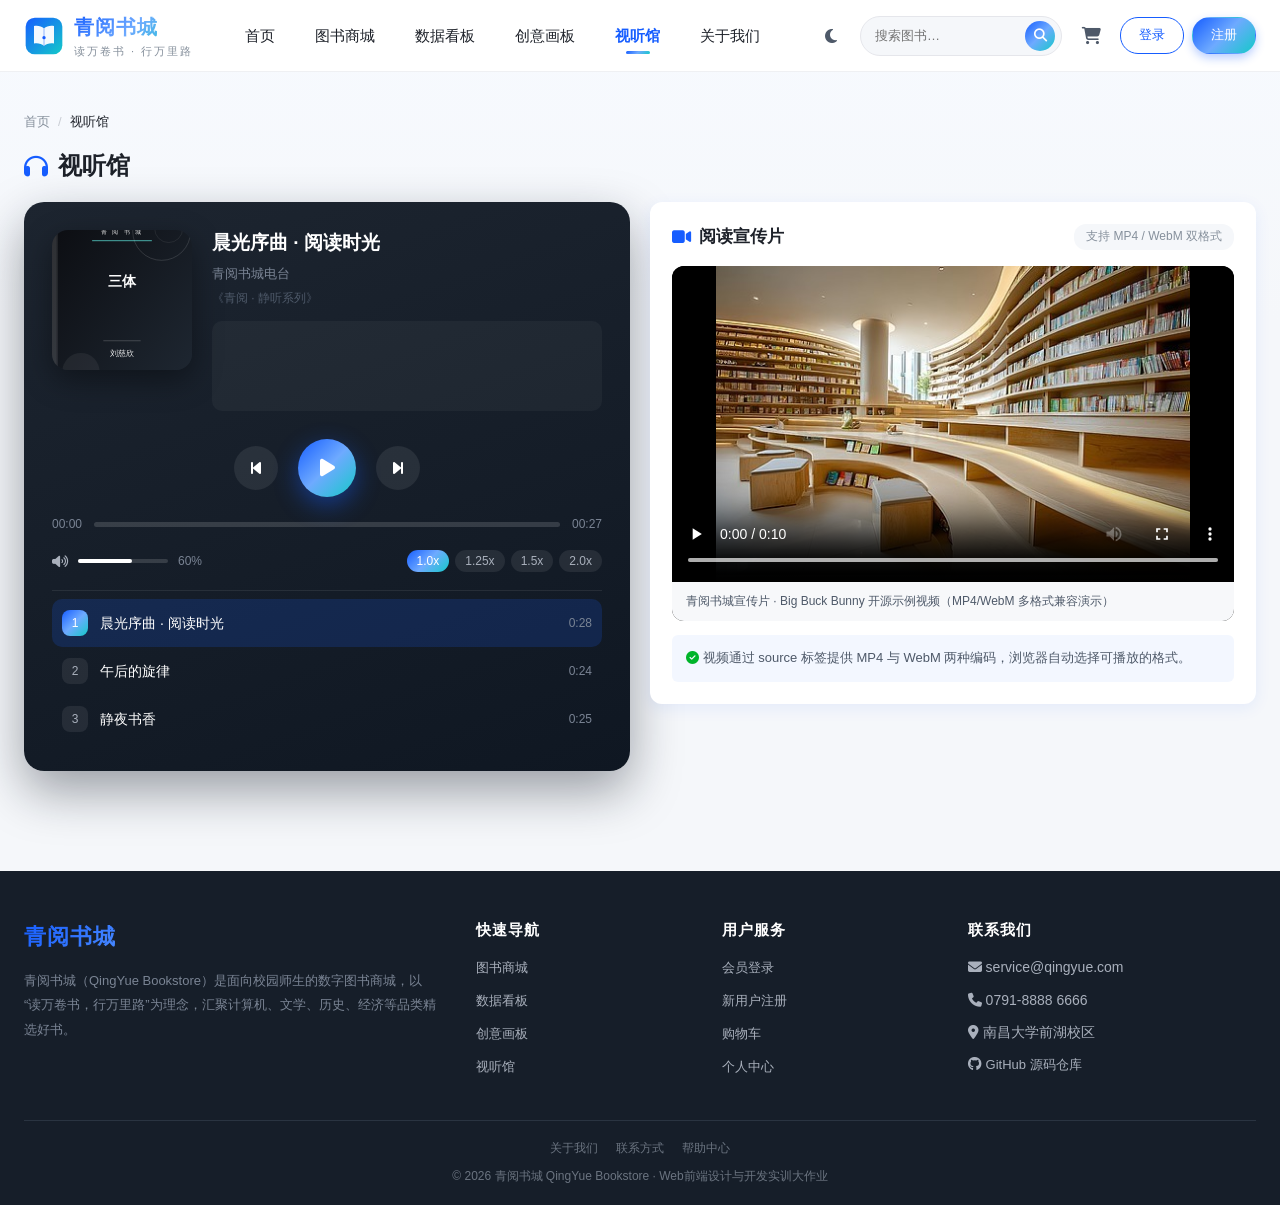
<file: media.html>
<!DOCTYPE html>
<html lang="zh-CN">
<head>
  <meta charset="UTF-8">
  <meta name="viewport" content="width=device-width, initial-scale=1.0">
  <meta name="description" content="青阅书城视听馆 —— 自定义音乐播放器（含 Canvas 频谱可视化）与视频播放。">
  <title>视听馆 · 青阅书城</title>
  <link rel="icon" type="image/svg+xml" href="assets/icons/favicon.svg">
  <link rel="stylesheet" href="css/base.css?v=20260911b">
  <link rel="stylesheet" href="css/common.css?v=20260911b">
  <link rel="stylesheet" href="css/page/media.css?v=20260911b">
  <link rel="stylesheet" href="https://cdnjs.cloudflare.com/ajax/libs/font-awesome/6.5.2/css/all.min.css">
</head>
<body>

  <div class="page-loading" id="pageLoading">
    <div class="loading-logo">青阅书城</div>
    <div class="loading-spinner"></div>
  </div>

  <!-- ========== 公共头部 ========== -->
  <header class="site-header">
    <div class="container">
      <a class="logo" href="index.html" title="返回首页">
        <img src="assets/icons/logo.svg" alt="青阅书城 Logo">
        <div>
          <div class="logo-text">青阅书城</div>
          <div class="logo-sub">读万卷书 · 行万里路</div>
        </div>
      </a>
      <nav class="main-nav" aria-label="主导航">
        <ul>
          <li><a href="index.html" data-page="index.html">首页</a></li>
          <li><a href="books.html" data-page="books.html">图书商城</a></li>
          <li><a href="data.html" data-page="data.html">数据看板</a></li>
          <li><a href="paint.html" data-page="paint.html">创意画板</a></li>
          <li><a href="media.html" data-page="media.html">视听馆</a></li>
          <li><a href="about.html" data-page="about.html">关于我们</a></li>
        </ul>
      </nav>
      <div class="header-tools">
        <div class="header-search">
          <input type="search" id="headerSearch" placeholder="搜索图书…" aria-label="站内搜索">
          <button id="headerSearchBtn" aria-label="搜索"><i class="fa-solid fa-magnifying-glass"></i></button>
        </div>
        <a class="icon-btn" href="cart.html" aria-label="购物车">
          <i class="fa-solid fa-cart-shopping"></i>
          <span class="cart-badge">0</span>
        </a>
        <div class="login-area">
          <a class="btn-login" href="login.html">登录</a>
          <a class="btn-login btn-login-solid" href="register.html">注册</a>
        </div>
        <div class="user-area hidden">
          <a class="icon-btn" href="user.html" title="个人中心">
            <img class="user-avatar" src="assets/images/avatar/avatar-default.svg" alt="用户头像">
          </a>
        </div>
        <button class="nav-toggle" id="navToggle" aria-label="展开菜单"><i class="fa-solid fa-bars"></i></button>
      </div>
    </div>
  </header>

  <main class="page-main">
    <div class="container">

      <nav class="crumbs" aria-label="面包屑">
        <a href="index.html">首页</a>
        <span class="sep">/</span>
        <span class="current">视听馆</span>
      </nav>

      <h1 class="page-title"><i class="fa-solid fa-headphones"></i> 视听馆</h1>

      <div class="media-layout">

        <!-- ========== 音频播放器 ========== -->
        <section class="player-card" aria-label="音乐播放器">
          <div class="player-head">
            <div class="player-cover">
              <img src="assets/images/goods/book-05.svg" alt="青阅书城电台封面">
              <div class="cover-mask" id="coverMask"><i class="fa-solid fa-music"></i></div>
            </div>
            <div class="player-info">
              <h2 id="trackTitle">晨光序曲 · 阅读时光</h2>
              <p class="track-artist" id="trackArtist">青阅书城电台</p>
              <p class="track-album">《青阅 · 静听系列》</p>
              <!-- Canvas 频谱可视化 -->
              <canvas id="visualizer" width="520" height="90"></canvas>
            </div>
          </div>

          <!-- 播放控制 -->
          <div class="player-controls">
            <button id="prevBtn" class="ctl-btn" title="上一曲"><i class="fa-solid fa-backward-step"></i></button>
            <button id="playBtn" class="ctl-btn play-btn" title="播放/暂停"><i class="fa-solid fa-play"></i></button>
            <button id="nextBtn" class="ctl-btn" title="下一曲"><i class="fa-solid fa-forward-step"></i></button>
          </div>

          <!-- 进度条（自定义实现） -->
          <div class="progress-row">
            <span id="currentTime">00:00</span>
            <div class="progress-track" id="progressTrack">
              <div class="progress-fill" id="progressFill"></div>
              <div class="progress-dot" id="progressDot"></div>
            </div>
            <span id="durationTime">00:00</span>
          </div>

          <!-- 音量 / 倍速 -->
          <div class="player-extras">
            <i class="fa-solid fa-volume-high"></i>
            <div class="volume-track" id="volumeTrack">
              <div class="volume-fill" id="volumeFill"></div>
            </div>
            <span id="volumeText">60%</span>
            <div class="speed-group">
              <button class="speed-btn active" data-speed="1">1.0x</button>
              <button class="speed-btn" data-speed="1.25">1.25x</button>
              <button class="speed-btn" data-speed="1.5">1.5x</button>
              <button class="speed-btn" data-speed="2">2.0x</button>
            </div>
          </div>

          <!-- 曲目列表 -->
          <ul class="track-list" id="trackList">
            <!-- media.js 动态渲染 -->
          </ul>
        </section>

        <!-- ========== 视频播放器（source 多格式） ========== -->
        <section class="video-card" aria-label="视频播放">
          <div class="video-head">
            <h2><i class="fa-solid fa-video"></i> 阅读宣传片</h2>
            <span class="chart-tag">支持 MP4 / WebM 双格式</span>
          </div>
          <figure class="video-figure">
            <video id="promoVideo" controls preload="metadata" poster="assets/images/banner/banner-02.jpg">
              <source src="assets/media/video/promo.mp4" type="video/mp4">
              <source src="assets/media/video/promo.webm" type="video/webm">
              您的浏览器不支持 video 标签，请升级浏览器后再试。
            </video>
            <figcaption>青阅书城宣传片 · Big Buck Bunny 开源示例视频（MP4/WebM 多格式兼容演示）</figcaption>
          </figure>
          <div class="video-tips">
            <p><i class="fa-solid fa-circle-check"></i> 视频通过 source 标签提供 MP4 与 WebM 两种编码，浏览器自动选择可播放的格式。</p>
          </div>
        </section>
      </div>
    </div>
  
        <!-- 原生 audio 标签（多格式 source 兼容） -->
        <audio id="nativeAudio" preload="metadata" style="display:none;">
          <source src="assets/media/audio/track-01.mp3" type="audio/mpeg">
          <source src="assets/media/audio/track-01.ogg" type="audio/ogg">
          <source src="assets/media/audio/track-01.wav" type="audio/wav">
          您的浏览器不支持 audio 标签。
        </audio>

  </main>

  <!-- ========== 公共页脚 ========== -->
  <footer class="site-footer">
    <div class="container">
      <div class="footer-top">
        <div class="footer-brand">
          <div class="logo-text">青阅书城</div>
          <p>青阅书城（QingYue Bookstore）是面向校园师生的数字图书商城，以“读万卷书，行万里路”为理念，汇聚计算机、文学、历史、经济等品类精选好书。</p>
        </div>
        <div class="footer-col">
          <h4>快速导航</h4>
          <ul>
            <li><a href="books.html">图书商城</a></li>
            <li><a href="data.html">数据看板</a></li>
            <li><a href="paint.html">创意画板</a></li>
            <li><a href="media.html">视听馆</a></li>
          </ul>
        </div>
        <div class="footer-col">
          <h4>用户服务</h4>
          <ul>
            <li><a href="login.html">会员登录</a></li>
            <li><a href="register.html">新用户注册</a></li>
            <li><a href="cart.html">购物车</a></li>
            <li><a href="user.html">个人中心</a></li>
          </ul>
        </div>
        <div class="footer-col">
          <h4>联系我们</h4>
          <ul>
            <li><i class="fa-solid fa-envelope"></i> service@qingyue.com</li>
            <li><i class="fa-solid fa-phone"></i> 0791-8888 6666</li>
            <li><i class="fa-solid fa-location-dot"></i> 南昌大学前湖校区</li>
            <li><i class="fa-brands fa-github"></i> <a href="https://github.com/yinan52/qingyue-bookstore" target="_blank" rel="noopener" style="color:inherit;text-decoration:none;">GitHub 源码仓库</a></li>
          </ul>
        </div>
      </div>
      <div class="footer-bottom">
        <div class="footer-links">
          <a href="about.html">关于我们</a>
          <a href="about.html#contact">联系方式</a>
          <a href="404.html">帮助中心</a>
        </div>
        <p>© <span class="footer-year">2026</span> 青阅书城 QingYue Bookstore · Web前端设计与开发实训大作业</p>
      </div>
    </div>
  </footer>

  <script src="js/data.js?v=20260911b"></script>
  <script src="js/dom.js?v=20260911b"></script>
  <script src="js/common.js?v=20260911b"></script>
  <script src="js/page/media.js?v=20260911b"></script>
</body>
</html>
</file>
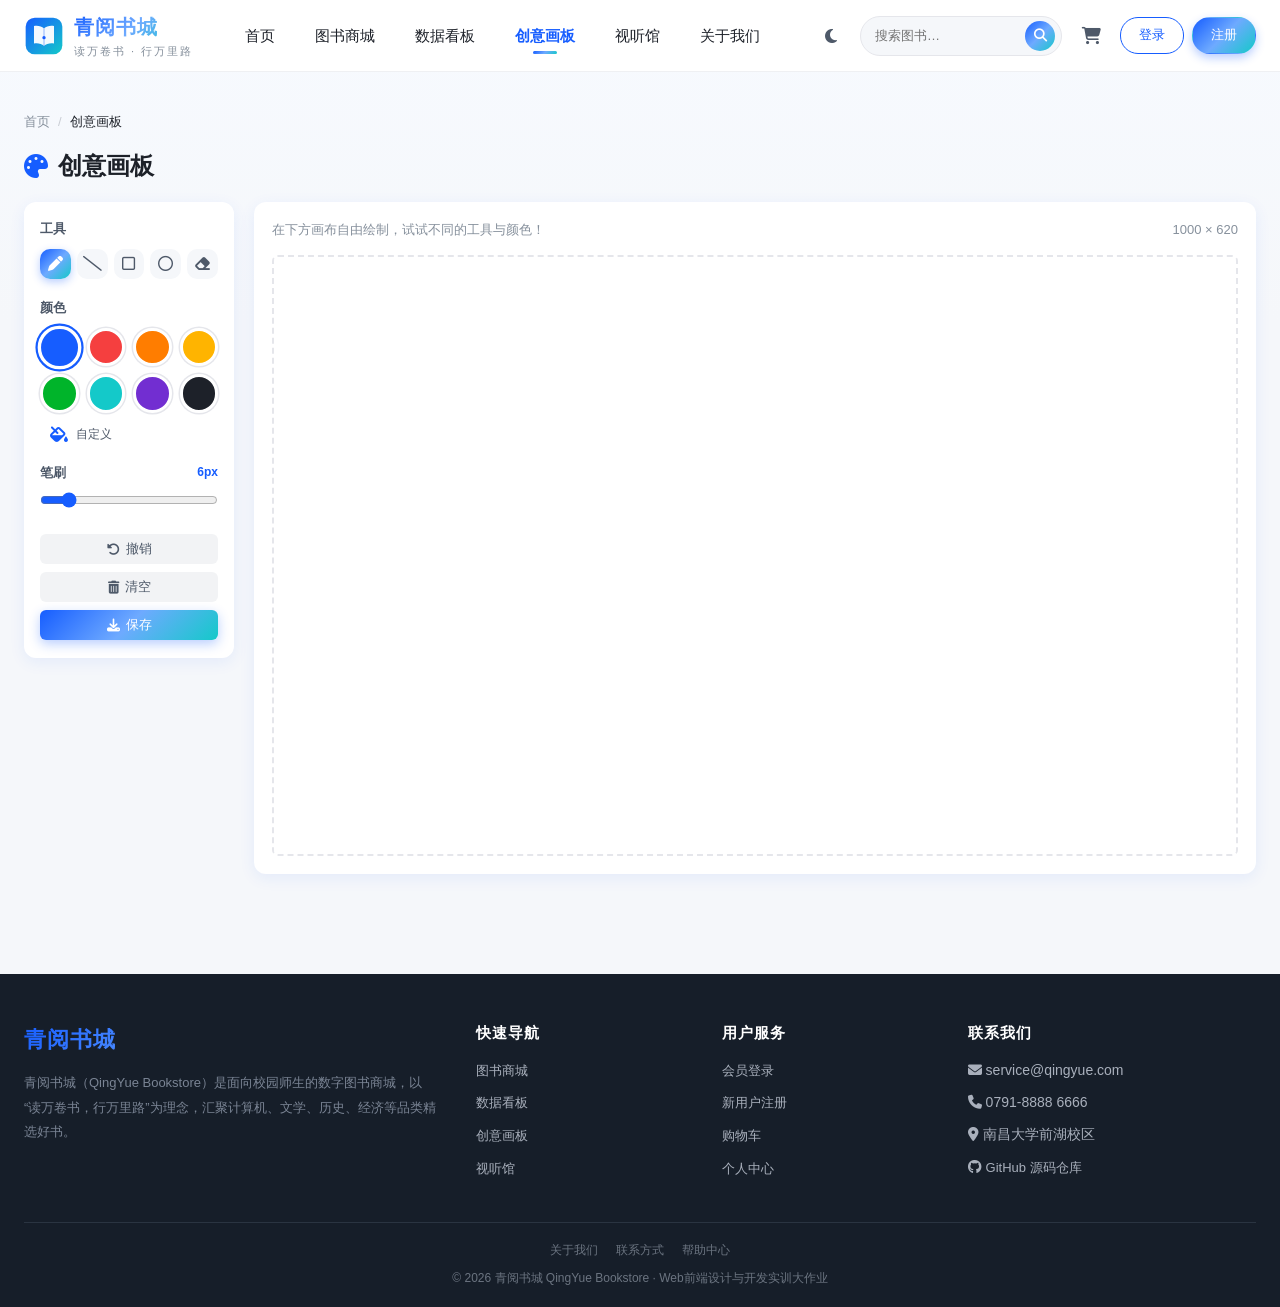
<file: paint.html>
<!DOCTYPE html>
<html lang="zh-CN">
<head>
  <meta charset="UTF-8">
  <meta name="viewport" content="width=device-width, initial-scale=1.0">
  <meta name="description" content="青阅书城创意画板 —— 基于 HTML5 Canvas 的在线绘图工具。">
  <title>创意画板 · 青阅书城</title>
  <link rel="icon" type="image/svg+xml" href="assets/icons/favicon.svg">
  <link rel="stylesheet" href="css/base.css?v=20260911b">
  <link rel="stylesheet" href="css/common.css?v=20260911b">
  <link rel="stylesheet" href="css/page/paint.css?v=20260911b">
  <link rel="stylesheet" href="https://cdnjs.cloudflare.com/ajax/libs/font-awesome/6.5.2/css/all.min.css">
</head>
<body>

  <div class="page-loading" id="pageLoading">
    <div class="loading-logo">青阅书城</div>
    <div class="loading-spinner"></div>
  </div>

  <!-- ========== 公共头部 ========== -->
  <header class="site-header">
    <div class="container">
      <a class="logo" href="index.html" title="返回首页">
        <img src="assets/icons/logo.svg" alt="青阅书城 Logo">
        <div>
          <div class="logo-text">青阅书城</div>
          <div class="logo-sub">读万卷书 · 行万里路</div>
        </div>
      </a>
      <nav class="main-nav" aria-label="主导航">
        <ul>
          <li><a href="index.html" data-page="index.html">首页</a></li>
          <li><a href="books.html" data-page="books.html">图书商城</a></li>
          <li><a href="data.html" data-page="data.html">数据看板</a></li>
          <li><a href="paint.html" data-page="paint.html">创意画板</a></li>
          <li><a href="media.html" data-page="media.html">视听馆</a></li>
          <li><a href="about.html" data-page="about.html">关于我们</a></li>
        </ul>
      </nav>
      <div class="header-tools">
        <div class="header-search">
          <input type="search" id="headerSearch" placeholder="搜索图书…" aria-label="站内搜索">
          <button id="headerSearchBtn" aria-label="搜索"><i class="fa-solid fa-magnifying-glass"></i></button>
        </div>
        <a class="icon-btn" href="cart.html" aria-label="购物车">
          <i class="fa-solid fa-cart-shopping"></i>
          <span class="cart-badge">0</span>
        </a>
        <div class="login-area">
          <a class="btn-login" href="login.html">登录</a>
          <a class="btn-login btn-login-solid" href="register.html">注册</a>
        </div>
        <div class="user-area hidden">
          <a class="icon-btn" href="user.html" title="个人中心">
            <img class="user-avatar" src="assets/images/avatar/avatar-default.svg" alt="用户头像">
          </a>
        </div>
        <button class="nav-toggle" id="navToggle" aria-label="展开菜单"><i class="fa-solid fa-bars"></i></button>
      </div>
    </div>
  </header>

  <main class="page-main">
    <div class="container">

      <nav class="crumbs" aria-label="面包屑">
        <a href="index.html">首页</a>
        <span class="sep">/</span>
        <span class="current">创意画板</span>
      </nav>

      <h1 class="page-title"><i class="fa-solid fa-palette"></i> 创意画板</h1>

      <div class="paint-layout">
        <!-- ========== 工具栏 ========== -->
        <aside class="paint-tools" aria-label="绘图工具栏">
          <div class="tool-group">
            <h3>工具</h3>
            <div class="tool-btns">
              <button class="tool-btn active" data-tool="pen" title="画笔"><i class="fa-solid fa-pen"></i></button>
              <button class="tool-btn" data-tool="line" title="直线"><i class="fa-solid fa-slash"></i></button>
              <button class="tool-btn" data-tool="rect" title="矩形"><i class="fa-regular fa-square"></i></button>
              <button class="tool-btn" data-tool="circle" title="圆形"><i class="fa-regular fa-circle"></i></button>
              <button class="tool-btn" data-tool="eraser" title="橡皮"><i class="fa-solid fa-eraser"></i></button>
            </div>
          </div>

          <div class="tool-group">
            <h3>颜色</h3>
            <div class="color-palette" id="colorPalette">
              <button class="color-dot active" style="background:#165DFF" data-color="#165DFF" title="青蓝"></button>
              <button class="color-dot" style="background:#F53F3F" data-color="#F53F3F" title="红"></button>
              <button class="color-dot" style="background:#FF7D00" data-color="#FF7D00" title="橙"></button>
              <button class="color-dot" style="background:#FFB400" data-color="#FFB400" title="黄"></button>
              <button class="color-dot" style="background:#00B42A" data-color="#00B42A" title="绿"></button>
              <button class="color-dot" style="background:#14C9C9" data-color="#14C9C9" title="青"></button>
              <button class="color-dot" style="background:#722ED1" data-color="#722ED1" title="紫"></button>
              <button class="color-dot" style="background:#1D2129" data-color="#1D2129" title="黑"></button>
            </div>
            <label class="custom-color">
              <input type="color" id="customColor" value="#165DFF">
              <i class="fa-solid fa-fill-drip"></i> 自定义
            </label>
          </div>

          <div class="tool-group">
            <h3>笔刷 <span id="brushSizeText">6px</span></h3>
            <input type="range" id="brushSize" min="1" max="40" value="6">
          </div>

          <div class="tool-group actions">
            <button class="btn btn-gray btn-sm" id="undoBtn"><i class="fa-solid fa-rotate-left"></i> 撤销</button>
            <button class="btn btn-gray btn-sm" id="clearBtn"><i class="fa-solid fa-trash-can"></i> 清空</button>
            <button class="btn btn-primary btn-sm" id="saveBtn"><i class="fa-solid fa-download"></i> 保存</button>
          </div>
        </aside>

        <!-- ========== 画布 ========== -->
        <section class="paint-stage" aria-label="画布区域">
          <div class="stage-info">
            <span id="drawHint">在下方画布自由绘制，试试不同的工具与颜色！</span>
            <span class="canvas-size" id="canvasSize"></span>
          </div>
          <div class="canvas-wrap">
            <canvas id="paintCanvas" width="1000" height="620"></canvas>
          </div>
        </section>
      </div>
    </div>
  </main>

  <!-- ========== 公共页脚 ========== -->
  <footer class="site-footer">
    <div class="container">
      <div class="footer-top">
        <div class="footer-brand">
          <div class="logo-text">青阅书城</div>
          <p>青阅书城（QingYue Bookstore）是面向校园师生的数字图书商城，以“读万卷书，行万里路”为理念，汇聚计算机、文学、历史、经济等品类精选好书。</p>
        </div>
        <div class="footer-col">
          <h4>快速导航</h4>
          <ul>
            <li><a href="books.html">图书商城</a></li>
            <li><a href="data.html">数据看板</a></li>
            <li><a href="paint.html">创意画板</a></li>
            <li><a href="media.html">视听馆</a></li>
          </ul>
        </div>
        <div class="footer-col">
          <h4>用户服务</h4>
          <ul>
            <li><a href="login.html">会员登录</a></li>
            <li><a href="register.html">新用户注册</a></li>
            <li><a href="cart.html">购物车</a></li>
            <li><a href="user.html">个人中心</a></li>
          </ul>
        </div>
        <div class="footer-col">
          <h4>联系我们</h4>
          <ul>
            <li><i class="fa-solid fa-envelope"></i> service@qingyue.com</li>
            <li><i class="fa-solid fa-phone"></i> 0791-8888 6666</li>
            <li><i class="fa-solid fa-location-dot"></i> 南昌大学前湖校区</li>
            <li><i class="fa-brands fa-github"></i> <a href="https://github.com/yinan52/qingyue-bookstore" target="_blank" rel="noopener" style="color:inherit;text-decoration:none;">GitHub 源码仓库</a></li>
          </ul>
        </div>
      </div>
      <div class="footer-bottom">
        <div class="footer-links">
          <a href="about.html">关于我们</a>
          <a href="about.html#contact">联系方式</a>
          <a href="404.html">帮助中心</a>
        </div>
        <p>© <span class="footer-year">2026</span> 青阅书城 QingYue Bookstore · Web前端设计与开发实训大作业</p>
      </div>
    </div>
  </footer>

  <script src="js/data.js?v=20260911b"></script>
  <script src="js/dom.js?v=20260911b"></script>
  <script src="js/common.js?v=20260911b"></script>
  <script src="js/page/paint.js?v=20260911b"></script>
</body>
</html>
</file>
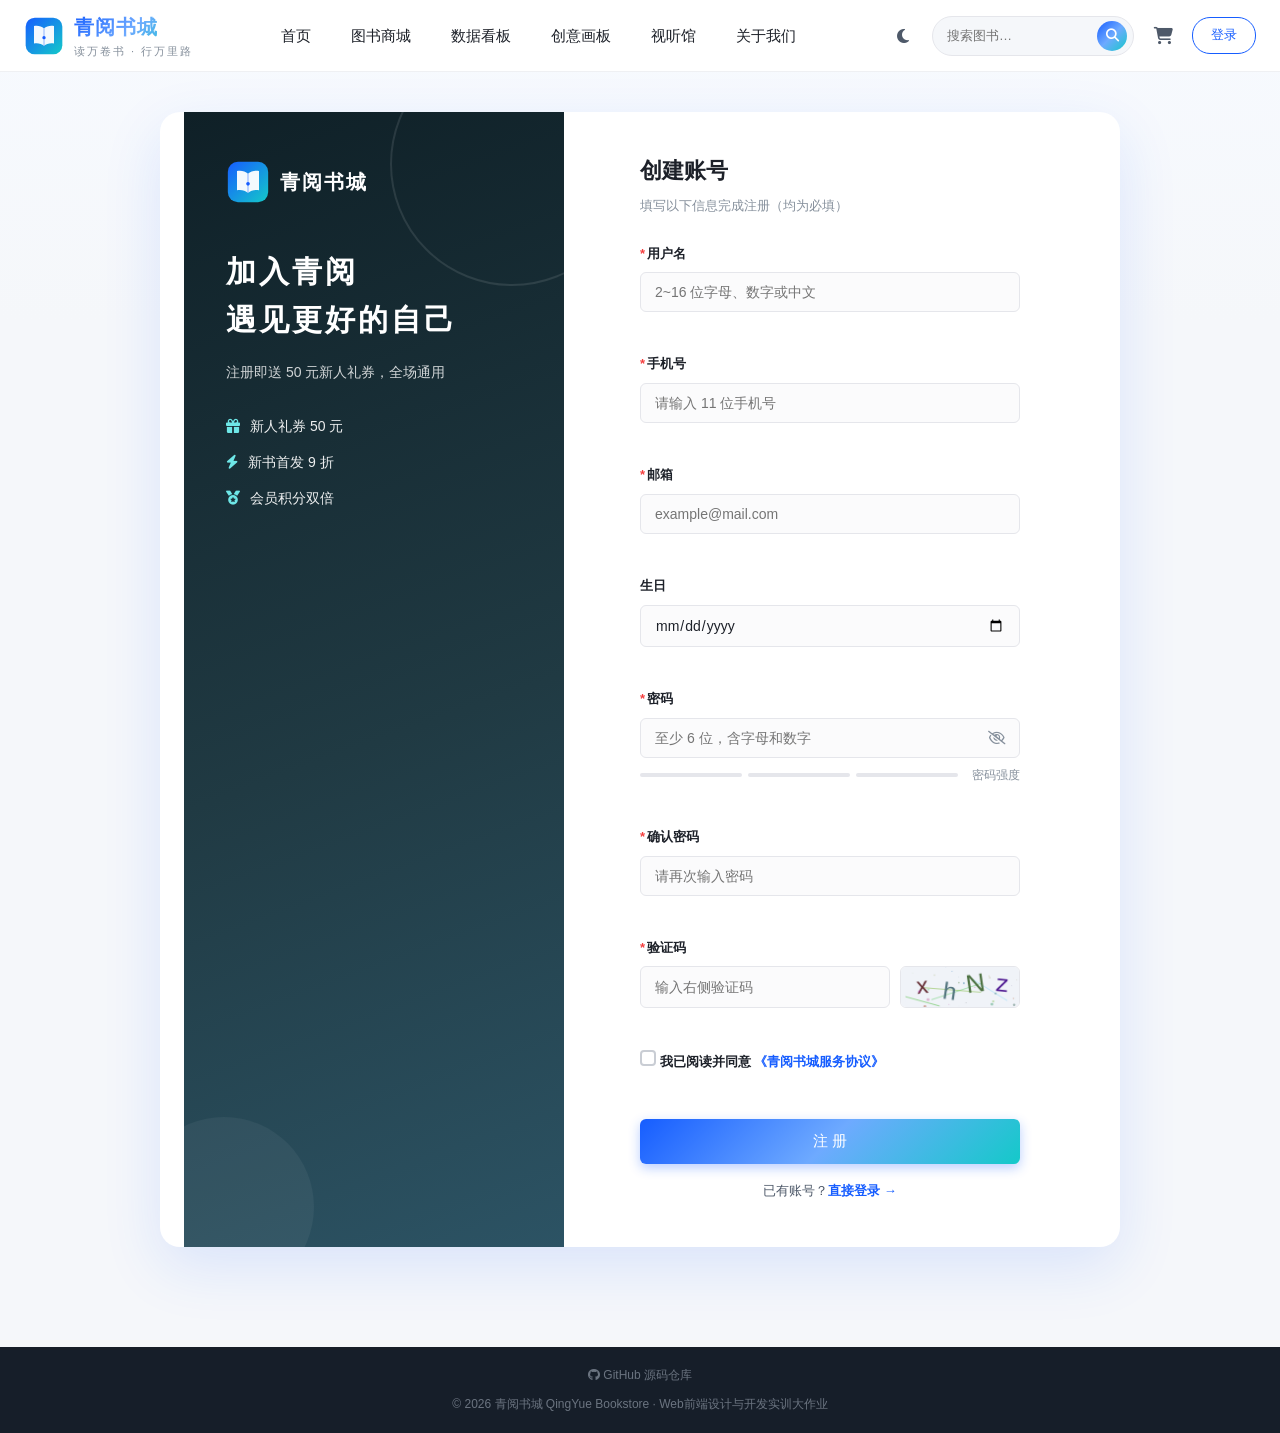
<file: register.html>
<!DOCTYPE html>
<html lang="zh-CN">
<head>
  <meta charset="UTF-8">
  <meta name="viewport" content="width=device-width, initial-scale=1.0">
  <meta name="description" content="青阅书城新用户注册 —— 手机号、邮箱、密码强度实时验证。">
  <title>新用户注册 · 青阅书城</title>
  <link rel="icon" type="image/svg+xml" href="assets/icons/favicon.svg">
  <link rel="stylesheet" href="css/base.css?v=20260911b">
  <link rel="stylesheet" href="css/common.css?v=20260911b">
  <link rel="stylesheet" href="css/page/login.css?v=20260911b">
  <link rel="stylesheet" href="css/page/register.css?v=20260911b">
  <link rel="stylesheet" href="https://cdnjs.cloudflare.com/ajax/libs/font-awesome/6.5.2/css/all.min.css">
</head>
<body>

  <div class="page-loading" id="pageLoading">
    <div class="loading-logo">青阅书城</div>
    <div class="loading-spinner"></div>
  </div>

  <!-- ========== 公共头部 ========== -->
  <header class="site-header">
    <div class="container">
      <a class="logo" href="index.html" title="返回首页">
        <img src="assets/icons/logo.svg" alt="青阅书城 Logo">
        <div>
          <div class="logo-text">青阅书城</div>
          <div class="logo-sub">读万卷书 · 行万里路</div>
        </div>
      </a>
      <nav class="main-nav" aria-label="主导航">
        <ul>
          <li><a href="index.html" data-page="index.html">首页</a></li>
          <li><a href="books.html" data-page="books.html">图书商城</a></li>
          <li><a href="data.html" data-page="data.html">数据看板</a></li>
          <li><a href="paint.html" data-page="paint.html">创意画板</a></li>
          <li><a href="media.html" data-page="media.html">视听馆</a></li>
          <li><a href="about.html" data-page="about.html">关于我们</a></li>
        </ul>
      </nav>
      <div class="header-tools">
        <div class="header-search">
          <input type="search" id="headerSearch" placeholder="搜索图书…" aria-label="站内搜索">
          <button id="headerSearchBtn" aria-label="搜索"><i class="fa-solid fa-magnifying-glass"></i></button>
        </div>
        <a class="icon-btn" href="cart.html" aria-label="购物车">
          <i class="fa-solid fa-cart-shopping"></i>
          <span class="cart-badge">0</span>
        </a>
        <div class="login-area">
          <a class="btn-login" href="login.html">登录</a>
        </div>
        <button class="nav-toggle" id="navToggle" aria-label="展开菜单"><i class="fa-solid fa-bars"></i></button>
      </div>
    </div>
  </header>

  <main class="page-main auth-main">
    <div class="container auth-wrap">

      <!-- 左侧品牌展示区 -->
      <aside class="auth-banner" aria-label="品牌展示">
        <div class="auth-banner-inner">
          <div class="auth-logo">
            <img src="assets/icons/logo.svg" alt="青阅书城 Logo">
            <span>青阅书城</span>
          </div>
          <h2>加入青阅<br>遇见更好的自己</h2>
          <p>注册即送 50 元新人礼券，全场通用</p>
          <ul>
            <li><i class="fa-solid fa-gift"></i> 新人礼券 50 元</li>
            <li><i class="fa-solid fa-bolt"></i> 新书首发 9 折</li>
            <li><i class="fa-solid fa-medal"></i> 会员积分双倍</li>
          </ul>
        </div>
      </aside>

      <!-- 右侧注册表单 -->
      <section class="auth-form-wrap" aria-label="注册表单">
        <div class="form-card">
          <h1 class="form-title">创建账号</h1>
          <p class="form-subtitle">填写以下信息完成注册（均为必填）</p>

          <form id="registerForm" novalidate>
            <!-- 用户名 -->
            <div class="form-item">
              <label for="regUsername"><span class="required">*</span>用户名</label>
              <input type="text" id="regUsername" class="form-control" placeholder="2~16 位字母、数字或中文" autocomplete="username">
              <div class="form-tip" id="regUsernameTip"></div>
            </div>

            <!-- 手机号 -->
            <div class="form-item">
              <label for="regMobile"><span class="required">*</span>手机号</label>
              <input type="tel" id="regMobile" class="form-control" placeholder="请输入 11 位手机号" autocomplete="tel">
              <div class="form-tip" id="regMobileTip"></div>
            </div>

            <!-- 邮箱（HTML5 email 类型验证） -->
            <div class="form-item">
              <label for="regEmail"><span class="required">*</span>邮箱</label>
              <input type="email" id="regEmail" class="form-control" placeholder="example@mail.com" autocomplete="email">
              <div class="form-tip" id="regEmailTip"></div>
            </div>

            
            <!-- 生日（HTML5 date 类型） -->
            <div class="form-item">
              <label for="regBirthday">生日</label>
              <input type="date" id="regBirthday" class="form-control" autocomplete="bday">
              <div class="form-tip" id="regBirthdayTip"></div>
            </div>

<!-- 密码 + 强度 -->
            <div class="form-item">
              <label for="regPassword"><span class="required">*</span>密码</label>
              <div class="input-wrap">
                <input type="password" id="regPassword" class="form-control" placeholder="至少 6 位，含字母和数字" autocomplete="new-password">
                <i class="fa-regular fa-eye-slash" id="regPwdEye" title="显示/隐藏密码"></i>
              </div>
              <div class="pwd-strength" id="pwdStrength">
                <span class="strength-bar"></span>
                <span class="strength-bar"></span>
                <span class="strength-bar"></span>
                <em id="strengthText">密码强度</em>
              </div>
              <div class="form-tip" id="regPasswordTip"></div>
            </div>

            <!-- 确认密码 -->
            <div class="form-item">
              <label for="regConfirm"><span class="required">*</span>确认密码</label>
              <input type="password" id="regConfirm" class="form-control" placeholder="请再次输入密码" autocomplete="new-password">
              <div class="form-tip" id="regConfirmTip"></div>
            </div>

            <!-- 验证码 -->
            <div class="form-item">
              <label for="regCaptcha"><span class="required">*</span>验证码</label>
              <div class="captcha-row">
                <input type="text" id="regCaptcha" class="form-control" placeholder="输入右侧验证码" maxlength="4">
                <canvas class="captcha-canvas" id="regCaptchaCanvas" width="120" height="42" title="点击刷新验证码"></canvas>
              </div>
              <div class="form-tip" id="regCaptchaTip"></div>
            </div>

            <!-- 协议 -->
            <div class="form-item">
              <label class="checkbox-label agree-label">
                <input type="checkbox" id="agreeTerms">
                <span class="mini-check"></span>
                我已阅读并同意
                <a href="about.html" target="_blank">《青阅书城服务协议》</a>
              </label>
              <div class="form-tip" id="agreeTip"></div>
            </div>

            <div class="form-actions">
              <button type="submit" class="btn btn-primary btn-lg btn-block">
                注 册
              </button>
            </div>

            <p class="form-switch">已有账号？<a href="login.html">直接登录 →</a></p>
          </form>
        </div>
      </section>
    </div>
  </main>

  <!-- ========== 公共页脚 ========== -->
  <footer class="site-footer">
    <div class="container">
      <div class="footer-bottom" style="border-top: none;">
        <p style="margin-bottom:8px;"><a href="https://github.com/yinan52/qingyue-bookstore" target="_blank" rel="noopener" style="color:inherit;"><i class="fa-brands fa-github"></i> GitHub 源码仓库</a></p>
        <p>© <span class="footer-year">2026</span> 青阅书城 QingYue Bookstore · Web前端设计与开发实训大作业</p>
      </div>
    </div>
  </footer>

  <script src="js/data.js?v=20260911b"></script>
  <script src="js/dom.js?v=20260911b"></script>
  <script src="js/common.js?v=20260911b"></script>
  <script src="js/page/register.js?v=20260911b"></script>
</body>
</html>
</file>
<file: css/base.css>
/* ==========================================================================
   base.css —— 基础样式文件（全局）
   作用：浏览器样式重置 + 全局基础样式 + CSS 变量定义
   层级：基础样式 → 公共样式（common.css） → 页面样式（page/*.css）
   ========================================================================== */

/* ---------- 1. 通配符选择器：重置浏览器默认边距，统一盒模型 ---------- */
* {
  margin: 0;
  padding: 0;
  box-sizing: border-box;
}

/* ---------- 2. CSS 变量：统一全站主题色 / 字体 / 阴影 ---------- */
:root {
  /* 主题色板：以“青阅”品牌青蓝色为主色 */
  --primary-color: #165DFF;        /* 主色 */
  --primary-light: #4080FF;        /* 主色浅 */
  --primary-dark: #0E42D2;         /* 主色深 */
  --success-color: #00B42A;        /* 成功 */
  --warning-color: #FF7D00;        /* 警告 */
  --danger-color: #F53F3F;         /* 危险 */
  --text-main: #1D2129;            /* 正文主色 */
  --text-secondary: #4E5969;       /* 次要文字 */
  --text-placeholder: #86909C;     /* 占位文字 */
  --border-color: #E5E6EB;         /* 边框 */
  --bg-page: #F5F7FA;              /* 页面背景 */
  --bg-card: #FFFFFF;              /* 卡片背景 */
  --gradient-brand: linear-gradient(135deg, #165DFF 0%, #6EAAFF 50%, #14C9C9 100%); /* 品牌渐变 */
  --gradient-hot: linear-gradient(135deg, #FF7D00, #F53F3F);   /* 热卖渐变 */
  --shadow-card: 0 4px 16px rgba(22, 93, 255, 0.08);           /* 卡片阴影 */
  --shadow-hover: 0 8px 24px rgba(22, 93, 255, 0.16);          /* 悬停阴影 */
  --radius-sm: 6px;
  --radius-md: 12px;
  --radius-lg: 20px;
  --font-family: "PingFang SC", "Microsoft YaHei", "微软雅黑", "Helvetica Neue", Arial, sans-serif;
  --header-height: 72px;
}

/* ---------- 2.1 暗色主题变量（由 <html data-theme="dark"> 触发） ---------- */
/* 说明：覆盖上面的语义化变量，组件统一引用变量即可自动适配明暗 */
[data-theme="dark"] {
  --text-main: #E6E8EB;            /* 暗色下的正文主色 */
  --text-secondary: #A9AEB8;      /* 次要文字 */
  --text-placeholder: #6B7280;    /* 占位文字 */
  --border-color: #2E3440;         /* 边框 */
  --bg-page: #12161D;              /* 页面背景 */
  --bg-card: #1B212C;              /* 卡片背景 */
  --shadow-card: 0 4px 16px rgba(0, 0, 0, 0.35);
  --shadow-hover: 0 8px 24px rgba(0, 0, 0, 0.5);
  --bg-soft: #232A36;              /* 次级填充（搜索框/分页按钮等） */
}

/* 主题切换过渡：0.3s 平滑，避免闪烁 */
html.theme-transition,
html.theme-transition *,
html.theme-transition *::before,
html.theme-transition *::after {
  transition: background-color 0.3s ease, border-color 0.3s ease, color 0.3s ease, box-shadow 0.3s ease !important;
}

/* ---------- 3. 标签选择器：全局基础样式 ---------- */
html {
  scroll-behavior: smooth;          /* 平滑滚动 */
  -webkit-text-size-adjust: 100%;
}

body {
  font-family: var(--font-family);
  font-size: 14px;
  line-height: 1.6;                /* 行高 */
  color: var(--text-main);
  background: var(--bg-page);
  min-height: 100vh;
  /* 全局浅色渐变背景，增强层次感 */
  background-image: linear-gradient(180deg, #F7FAFF 0%, var(--bg-page) 320px);
  background-attachment: fixed;
}

/* 暗色主题下覆盖顶部浅色渐变，改为深色渐变 */
[data-theme="dark"] body {
  background-image: linear-gradient(180deg, #161B24 0%, var(--bg-page) 320px);
}

h1, h2, h3, h4, h5, h6 {
  font-weight: 600;
  line-height: 1.4;
  color: var(--text-main);
}

/* 页面唯一主标题 */
h1 {
  font-size: 26px;
}

h2 { font-size: 22px; }
h3 { font-size: 18px; }
h4 { font-size: 16px; }

p { line-height: 1.75; }

img {
  max-width: 100%;
  display: block;
}

a {
  color: var(--primary-color);
  text-decoration: none;
  transition: color 0.2s ease;
}

a:hover {
  color: var(--primary-dark);
}

ul, ol {
  list-style: none;
}

button {
  font-family: inherit;
  cursor: pointer;
  border: none;
  background: none;
}

input, select, textarea {
  font-family: inherit;
  font-size: 14px;
  color: var(--text-main);
}

input:focus, select:focus, textarea:focus {
  outline: none;
}

/* ---------- 4. 通用排版工具类 ---------- */
.container {
  width: 100%;
  max-width: 1280px;
  margin: 0 auto;
  padding: 0 24px;
}

.section-title {
  display: flex;
  align-items: center;
  justify-content: space-between;
  margin-bottom: 20px;
}

.section-title .title-left {
  display: flex;
  align-items: center;
  gap: 10px;
}

/* 标题左侧的装饰竖条（伪元素用法） */
.section-title .title-left::before {
  content: "";
  display: block;
  width: 4px;
  height: 22px;
  border-radius: 2px;
  background: var(--gradient-brand);
}

.section-title h2 {
  font-size: 22px;
  letter-spacing: 1px;
}

.section-title .more-link {
  font-size: 13px;
  color: var(--text-placeholder);
  transition: color 0.2s ease;
}

.section-title .more-link:hover {
  color: var(--primary-color);
}

/* 文本省略 */
.ellipsis {
  overflow: hidden;
  white-space: nowrap;
  text-overflow: ellipsis;
}

/* 浮动清除 */
.clearfix::after {
  content: "";
  display: block;
  clear: both;
}

/* 页面主体留白 */
.page-main {
  padding: 24px 0 60px;
  min-height: calc(100vh - var(--header-height) - 260px);
}

/* 隐藏元素 */
.hidden {
  display: none !important;
}

/* 滚动条美化 */
::-webkit-scrollbar {
  width: 8px;
  height: 8px;
}

::-webkit-scrollbar-thumb {
  background: #C9CDD4;
  border-radius: 4px;
}

::-webkit-scrollbar-thumb:hover {
  background: var(--primary-light);
}

::-webkit-scrollbar-track {
  background: transparent;
}

/* 选中文本颜色 */
::selection {
  background: rgba(22, 93, 255, 0.18);
}
</file>
<file: css/common.css>
/* ==========================================================================
   common.css —— 公共组件样式文件
   存放全站复用的组件样式：导航栏、页脚、按钮、弹窗、标签、面包屑、卡片
   ========================================================================== */

/* ---------- 1. 顶部导航栏 ---------- */
.site-header {
  position: sticky;
  top: 0;
  z-index: 1000;
  height: var(--header-height);
  background: rgba(255, 255, 255, 0.92);
  backdrop-filter: blur(12px);
  -webkit-backdrop-filter: blur(12px);
  border-bottom: 1px solid rgba(229, 230, 235, 0.6);
  transition: box-shadow 0.3s ease;
}

/* 滚动后导航阴影（由 JS 添加 .scrolled 类） */
.site-header.scrolled {
  box-shadow: 0 4px 20px rgba(22, 93, 255, 0.10);
}

.site-header .container {
  display: flex;                    /* Flexbox 布局：logo / 导航 / 工具 */
  align-items: center;
  justify-content: space-between;
  height: 100%;
}

/* Logo */
.logo {
  display: flex;
  align-items: center;
  gap: 10px;
  flex-shrink: 0;
}

.logo img {
  width: 40px;
  height: 40px;
  border-radius: 10px;
}

.logo-text {
  font-size: 20px;
  font-weight: 700;
  letter-spacing: 1px;
  background: var(--gradient-brand);
  -webkit-background-clip: text;
  background-clip: text;
  color: transparent;
}

.logo-sub {
  font-size: 11px;
  color: var(--text-placeholder);
  letter-spacing: 2px;
}

/* 主导航（Flexbox 均匀分布） */
.main-nav {
  display: flex;
  align-items: center;
  justify-content: center;
  flex: 1;
  height: 100%;
  min-width: 0;
  overflow-x: auto;      /* 空间不足时横向滚动，不竖排 */
  overflow-y: hidden;
  scrollbar-width: none; /* Firefox 隐藏滚动条 */
}
.main-nav::-webkit-scrollbar {
  display: none;         /* Chrome/Safari 隐藏滚动条 */
}

.main-nav ul {
  display: flex !important;
  align-items: center;
  gap: 4px;
  height: 100%;
  margin: 0;
  padding: 0;
  list-style: none;
}

.main-nav ul li {
  display: inline-flex;
  align-items: center;
  height: 100%;
  flex-shrink: 0;      /* 防止被压缩导致文字竖排 */
}

.main-nav li a {
  display: block;
  padding: 8px 18px;
  border-radius: var(--radius-sm);
  color: var(--text-main);
  font-size: 15px;
  position: relative;
  white-space: nowrap;   /* 文字不换行，保持横向 */
  transition: color 0.3s ease, background 0.3s ease;
}

/* 导航 hover 效果 + 底部渐变指示条（伪元素） */
.main-nav li a::after {
  content: "";
  position: absolute;
  left: 50%;
  bottom: 2px;
  width: 0;
  height: 3px;
  border-radius: 2px;
  background: var(--gradient-brand);
  transform: translateX(-50%);
  transition: width 0.3s ease;
}

.main-nav li a:hover {
  color: var(--primary-color);
  background: rgba(22, 93, 255, 0.06);
}

.main-nav li a:hover::after {
  width: 24px;
}

.main-nav li a.active {
  color: var(--primary-color);
  font-weight: 600;
}

.main-nav li a.active::after {
  width: 24px;
}

/* 头部右侧工具区 */
.header-tools {
  display: flex;
  align-items: center;
  gap: 10px;
  flex-shrink: 0;
}

/* 搜索框 */
.header-search {
  display: flex;
  align-items: center;
  background: var(--bg-page);
  border: 1px solid var(--border-color);
  border-radius: 20px;
  padding: 4px 6px 4px 14px;
  transition: border-color 0.3s ease, box-shadow 0.3s ease;
}

.header-search:focus-within {
  border-color: var(--primary-color);
  box-shadow: 0 0 0 3px rgba(22, 93, 255, 0.12);
}

.header-search input {
  border: none;
  background: transparent;
  width: 150px;
  font-size: 13px;
}

.header-search button {
  width: 30px;
  height: 30px;
  border-radius: 50%;
  background: var(--gradient-brand);
  color: #fff;
  display: flex;
  align-items: center;
  justify-content: center;
  transition: transform 0.2s ease;
}

.header-search button:hover {
  transform: scale(1.08);
}

/* 图标按钮 */
.icon-btn {
  position: relative;
  width: 38px;
  height: 38px;
  border-radius: 50%;
  display: flex;
  align-items: center;
  justify-content: center;
  color: var(--text-secondary);
  font-size: 17px;
  background: transparent;
  transition: background 0.3s ease, color 0.3s ease;
}

.icon-btn:hover {
  background: rgba(22, 93, 255, 0.08);
  color: var(--primary-color);
}

/* 购物车角标 */
.cart-badge {
  position: absolute;
  top: 2px;
  right: 0;
  min-width: 17px;
  height: 17px;
  padding: 0 4px;
  border-radius: 9px;
  background: var(--danger-color);
  color: #fff;
  font-size: 11px;
  line-height: 17px;
  text-align: center;
  transform: scale(0);
  transition: transform 0.25s ease;
}

.cart-badge.show {
  transform: scale(1);
}

/* 登录按钮 */
.login-area {
  display: flex;
  align-items: center;
  gap: 8px;
}

.btn-login {
  padding: 7px 18px;
  border-radius: 18px;
  font-size: 13px;
  color: var(--primary-color);
  border: 1px solid var(--primary-color);
  background: #fff;
  transition: all 0.3s ease;
}

.btn-login:hover {
  background: var(--primary-color);
  color: #fff;
}

/* 实心注册按钮 */
.btn-login-solid {
  background: var(--gradient-brand);
  color: #fff;
  border-color: transparent;
  box-shadow: 0 4px 10px rgba(22, 93, 255, 0.3);
}

.btn-login-solid:hover {
  background: var(--gradient-brand);
  color: #fff;
  box-shadow: 0 6px 16px rgba(22, 93, 255, 0.45);
  transform: translateY(-1px);
}

/* 用户头像区 */
.user-area .user-avatar {
  width: 34px;
  height: 34px;
  border-radius: 50%;
  border: 2px solid #fff;
  box-shadow: 0 0 0 2px rgba(22, 93, 255, 0.35);
  object-fit: cover;
}

/* ---------- 10. Toast 轻提示 ---------- */
.toast-box {
  position: fixed;
  top: 90px;
  left: 50%;
  transform: translateX(-50%);
  z-index: 10001;
  display: flex;
  flex-direction: column;
  gap: 10px;
  align-items: center;
  pointer-events: none;
}

.toast {
  display: flex;
  align-items: center;
  gap: 8px;
  padding: 10px 22px;
  border-radius: 22px;
  background: rgba(29, 33, 41, 0.92);
  color: #fff;
  font-size: 13px;
  box-shadow: 0 8px 24px rgba(0, 0, 0, 0.2);
  opacity: 0;
  transform: translateY(-12px);
  transition: opacity 0.35s ease, transform 0.35s ease;
  backdrop-filter: blur(4px);
}

.toast.show {
  opacity: 1;
  transform: translateY(0);
}

.toast-success i { color: #7BE188; }
.toast-error i { color: #FF7070; }
.toast-warning i { color: #FFB65C; }
.toast-info i { color: #6EAAFF; }

/* ---------- 11. 表单通用样式 ---------- */
.form-card {
  background: #fff;
  border-radius: var(--radius-md);
  box-shadow: var(--shadow-card);
  padding: 36px 40px;
}

.form-title {
  font-size: 22px;
  font-weight: 700;
  margin-bottom: 8px;
}

.form-subtitle {
  font-size: 13px;
  color: var(--text-placeholder);
  margin-bottom: 26px;
}

.form-item {
  margin-bottom: 20px;
}

.form-item label {
  display: block;
  font-size: 13px;
  font-weight: 600;
  margin-bottom: 8px;
  color: var(--text-main);
}

.form-item label .required {
  color: var(--danger-color);
  margin-right: 2px;
}

.form-control {
  width: 100%;
  padding: 11px 14px;
  border: 1px solid var(--border-color);
  border-radius: var(--radius-sm);
  background: #FBFBFC;
  transition: border-color 0.3s ease, box-shadow 0.3s ease, background 0.3s ease;
}

.form-control:focus {
  border-color: var(--primary-color);
  box-shadow: 0 0 0 3px rgba(22, 93, 255, 0.12);
  background: #fff;
}

/* 校验失败状态：边框变红 */
.form-control.error {
  border-color: var(--danger-color);
  background: #FFF7F7;
}

.form-control.error:focus {
  box-shadow: 0 0 0 3px rgba(245, 63, 63, 0.12);
}

.form-tip {
  min-height: 18px;
  font-size: 12px;
  color: var(--danger-color);
  margin-top: 4px;
  line-height: 1.5;
}

.form-tip.success {
  color: var(--success-color);
}

.form-item .input-wrap {
  position: relative;
}

.form-item .input-wrap .form-control {
  padding-right: 44px;
}

.form-item .input-wrap i.fa-eye,
.form-item .input-wrap i.fa-eye-slash {
  position: absolute;
  right: 14px;
  top: 50%;
  transform: translateY(-50%);
  color: var(--text-placeholder);
  cursor: pointer;
  font-size: 14px;
}

.form-item .input-wrap i.fa-eye:hover,
.form-item .input-wrap i.fa-eye-slash:hover {
  color: var(--primary-color);
}

/* 验证码输入行 */
.captcha-row {
  display: flex;
  gap: 10px;
}

.captcha-row .form-control {
  flex: 1;
}

.captcha-canvas {
  width: 120px;
  height: 42px;
  border-radius: var(--radius-sm);
  cursor: pointer;
  border: 1px solid var(--border-color);
  flex-shrink: 0;
}

.form-extra {
  display: flex;
  align-items: center;
  justify-content: space-between;
  font-size: 13px;
  margin: 4px 0 18px;
}

.form-extra .checkbox-label {
  display: flex;
  align-items: center;
  gap: 6px;
  color: var(--text-secondary);
  cursor: pointer;
  user-select: none;
}

.form-extra a {
  color: var(--primary-color);
}

.form-actions .btn {
  margin-bottom: 16px;
}

.form-switch {
  text-align: center;
  font-size: 13px;
  color: var(--text-secondary);
}

.form-switch a {
  font-weight: 600;
}

/* 移动端导航开关（汉堡按钮） */
.nav-toggle {
  display: none;
  width: 40px;
  height: 40px;
  border-radius: 8px;
  font-size: 20px;
  color: var(--text-main);
}

/* ---------- 2. 页脚 ---------- */
.site-footer {
  background: #161E29;
  color: #A9B0BC;
  margin-top: 40px;
}

.footer-top {
  display: grid;
  grid-template-columns: 2fr 1fr 1fr 1.4fr;   /* Grid 布局：四栏页脚 */
  gap: 40px;
  padding: 48px 0 32px;
}

.footer-brand .logo-text {
  font-size: 22px;
}

.footer-brand p {
  margin-top: 14px;
  font-size: 13px;
  color: #7A8494;
  line-height: 1.9;
}

.footer-col h4 {
  color: #fff;
  font-size: 15px;
  margin-bottom: 16px;
  letter-spacing: 1px;
}

.footer-col li {
  margin-bottom: 10px;
}

.footer-col li a {
  color: #A9B0BC;
  font-size: 13px;
  transition: color 0.3s ease, padding-left 0.3s ease;
}

.footer-col li a:hover {
  color: #fff;
  padding-left: 4px;
}

.footer-newsletter {
  display: flex;
  gap: 8px;
  margin-top: 8px;
}

.footer-newsletter input {
  flex: 1;
  padding: 9px 12px;
  border-radius: 6px;
  border: 1px solid #2A3441;
  background: #1D2530;
  color: #fff;
  font-size: 13px;
}

.footer-newsletter input::placeholder {
  color: #6B7480;
}

.footer-newsletter button {
  padding: 9px 16px;
  border-radius: 6px;
  background: var(--gradient-brand);
  color: #fff;
  font-size: 13px;
  transition: opacity 0.3s ease;
}

.footer-newsletter button:hover {
  opacity: 0.85;
}

.footer-bottom {
  border-top: 1px solid #2A3441;
  padding: 18px 0;
  text-align: center;
  font-size: 12px;
  color: #6B7480;
}

.footer-bottom .footer-links {
  display: flex;
  justify-content: center;
  gap: 18px;
  margin-bottom: 8px;
}

.footer-bottom .footer-links a {
  color: #6B7480;
}

.footer-bottom .footer-links a:hover {
  color: #fff;
}

/* ---------- 3. 按钮 ---------- */
.btn {
  display: inline-flex;
  align-items: center;
  justify-content: center;
  gap: 6px;
  padding: 10px 24px;
  border-radius: var(--radius-sm);
  font-size: 14px;
  font-weight: 500;
  transition: all 0.3s ease;
  user-select: none;
}

.btn-primary {
  background: var(--gradient-brand);
  color: #fff;
  box-shadow: 0 4px 12px rgba(22, 93, 255, 0.3);
}

.btn-primary:hover {
  box-shadow: 0 6px 18px rgba(22, 93, 255, 0.42);
  transform: translateY(-1px);
}

.btn-outline {
  border: 1px solid var(--primary-color);
  color: var(--primary-color);
  background: #fff;
}

.btn-outline:hover {
  background: rgba(22, 93, 255, 0.06);
}

.btn-danger {
  background: var(--danger-color);
  color: #fff;
}

.btn-danger:hover {
  background: #D93026;
}

.btn-gray {
  background: #F2F3F5;
  color: var(--text-secondary);
}

.btn-gray:hover {
  background: #E5E6EB;
}

.btn-sm {
  padding: 6px 14px;
  font-size: 13px;
}

.btn-lg {
  padding: 13px 36px;
  font-size: 15px;
}

.btn-block {
  width: 100%;
}

.btn:disabled {
  opacity: 0.5;
  cursor: not-allowed;
  transform: none !important;
}

/* ---------- 4. 标签 / 徽章 ---------- */
.tag {
  display: inline-block;
  padding: 2px 10px;
  border-radius: 10px;
  font-size: 12px;
  line-height: 20px;
}

.tag-blue { background: rgba(22, 93, 255, 0.1); color: var(--primary-color); }
.tag-green { background: rgba(0, 180, 42, 0.1); color: var(--success-color); }
.tag-orange { background: rgba(255, 125, 0, 0.12); color: var(--warning-color); }
.tag-red { background: rgba(245, 63, 63, 0.1); color: var(--danger-color); }
.tag-purple { background: rgba(114, 46, 209, 0.1); color: #722ED1; }

.badge-hot {
  position: absolute;
  top: 10px;
  left: 10px;
  z-index: 2;
  background: var(--gradient-hot);
  color: #fff;
  font-size: 11px;
  padding: 3px 10px;
  border-radius: 10px;
  box-shadow: 0 2px 8px rgba(245, 63, 63, 0.4);
}

/* ---------- 5. 面包屑 ---------- */
.crumbs {
  display: flex;
  align-items: center;
  gap: 8px;
  font-size: 13px;
  color: var(--text-placeholder);
  padding: 16px 0;
}

.crumbs a {
  color: var(--text-placeholder);
}

.crumbs a:hover {
  color: var(--primary-color);
}

.crumbs .sep {
  color: #C9CDD4;
}

.crumbs .current {
  color: var(--text-main);
  font-weight: 500;
}

/* ---------- 6. 空状态 ---------- */
.empty-state {
  text-align: center;
  padding: 60px 0;
  color: var(--text-placeholder);
}

.empty-state .empty-icon {
  font-size: 64px;
  margin-bottom: 16px;
  color: #C9CDD4;
}

.empty-state p {
  margin-bottom: 20px;
}

/* ---------- 7. 自定义弹窗（替代原生 alert/confirm） ---------- */
.modal-mask {
  position: fixed;
  inset: 0;
  z-index: 9999;
  background: rgba(22, 32, 48, 0.55);
  backdrop-filter: blur(3px);
  display: flex;
  align-items: center;
  justify-content: center;
  opacity: 0;
  visibility: hidden;
  transition: opacity 0.3s ease, visibility 0.3s ease;
}

.modal-mask.show {
  opacity: 1;
  visibility: visible;
}

.modal-box {
  width: 380px;
  max-width: calc(100vw - 40px);
  background: #fff;
  border-radius: var(--radius-md);
  padding: 28px 24px 22px;
  text-align: center;
  box-shadow: 0 20px 60px rgba(0, 0, 0, 0.25);
  transform: translateY(20px) scale(0.96);
  transition: transform 0.3s ease;
}

.modal-mask.show .modal-box {
  transform: translateY(0) scale(1);
}

.modal-icon {
  width: 56px;
  height: 56px;
  border-radius: 50%;
  margin: 0 auto 16px;
  display: flex;
  align-items: center;
  justify-content: center;
  font-size: 26px;
  color: #fff;
}

.modal-icon.icon-success { background: linear-gradient(135deg, #00B42A, #23C343); }
.modal-icon.icon-warning { background: linear-gradient(135deg, #FF7D00, #FF9A2E); }
.modal-icon.icon-error { background: linear-gradient(135deg, #F53F3F, #FF7070); }
.modal-icon.icon-info { background: linear-gradient(135deg, #165DFF, #4080FF); }

.modal-box h3 {
  font-size: 18px;
  margin-bottom: 8px;
}

.modal-box .modal-msg {
  font-size: 14px;
  color: var(--text-secondary);
  margin-bottom: 22px;
  line-height: 1.7;
}

.modal-btns {
  display: flex;
  gap: 12px;
  justify-content: center;
}

/* ---------- 8. 加载动画（animation 关键帧） ---------- */
.loading-spinner {
  width: 36px;
  height: 36px;
  border: 3px solid rgba(22, 93, 255, 0.15);
  border-top-color: var(--primary-color);
  border-radius: 50%;
  margin: 60px auto;
  animation: spin 0.8s linear infinite;
}

@keyframes spin {
  from { transform: rotate(0deg); }
  to { transform: rotate(360deg); }
}

/* 页面加载遮罩 */
.page-loading {
  position: fixed;
  inset: 0;
  z-index: 99999;
  background: #fff;
  display: flex;
  flex-direction: column;
  align-items: center;
  justify-content: center;
  gap: 16px;
  transition: opacity 0.5s ease, visibility 0.5s ease;
}

.page-loading.done {
  opacity: 0;
  visibility: hidden;
}

.page-loading .loading-logo {
  font-size: 22px;
  font-weight: 700;
  background: var(--gradient-brand);
  -webkit-background-clip: text;
  background-clip: text;
  color: transparent;
  animation: breathe 1.6s ease-in-out infinite;
}

@keyframes breathe {
  0%, 100% { opacity: 0.5; transform: scale(0.98); }
  50% { opacity: 1; transform: scale(1); }
}

/* ---------- 9. 分页 ---------- */
.pagination {
  display: flex;
  justify-content: center;
  align-items: center;
  gap: 8px;
  padding: 30px 0 10px;
}

.pagination button,
.pagination span.page-item {
  min-width: 36px;
  height: 36px;
  padding: 0 8px;
  border-radius: 8px;
  border: 1px solid var(--border-color);
  background: #fff;
  color: var(--text-secondary);
  font-size: 13px;
  display: inline-flex;
  align-items: center;
  justify-content: center;
  transition: all 0.25s ease;
}

.pagination button:hover:not(:disabled) {
  border-color: var(--primary-color);
  color: var(--primary-color);
}

.pagination button.active {
  background: var(--gradient-brand);
  color: #fff;
  border-color: transparent;
  box-shadow: 0 4px 10px rgba(22, 93, 255, 0.3);
}

.pagination button:disabled {
  opacity: 0.4;
  cursor: not-allowed;
}

.pagination .page-info {
  font-size: 13px;
  color: var(--text-placeholder);
  margin: 0 6px;
}

/* ---------- 10. 响应式 ---------- */
/* 中等屏幕（769px~992px）：保持水平导航，适当收紧间距 */
@media (max-width: 992px) {
  .main-nav ul {
    gap: 0;
  }
  .main-nav li a {
    padding: 0 10px;
    font-size: 14px;
  }
  .header-search input {
    width: 110px;
  }
  .footer-top {
    grid-template-columns: 1fr 1fr;
    gap: 28px;
  }
}

/* 小屏幕（≤768px）：导航仍保持横向排列，缩小间距，允许换行 */
@media (max-width: 768px) {
  .nav-toggle {
    display: none;  /* 不需要汉堡菜单，导航始终横向显示 */
  }

  .main-nav {
    position: static;
    flex-direction: row;
    align-items: center;
    background: transparent;
    box-shadow: none;
    padding: 0;
    height: 100%;
    max-height: none;
    overflow: visible;
    transition: none;
    gap: 0;
    flex: 1;
  }

  .main-nav ul {
    flex-direction: row;
    align-items: center;
    height: 100%;
    gap: 0;
    flex-wrap: wrap;
    justify-content: center;
  }

  .main-nav li a {
    padding: 6px 8px;
    font-size: 13px;
  }

  .header-search input {
    width: 80px;
  }

  .logo-sub {
    display: none;
  }
}

@media (max-width: 640px) {
  .footer-top {
    grid-template-columns: 1fr;
  }

  .header-search {
    display: none;
  }

  .main-nav li a {
    padding: 4px 6px;
    font-size: 12px;
  }
}

/* ==========================================================================
   以下为本次升级新增：明暗主题适配 / 回到顶部 / 进度条 / 滚动动画 /
   卡片倾斜 / 按钮波纹 / 图片懒加载 / 图书快速预览弹窗
   ========================================================================== */

/* ---------- D1. 暗色主题：覆盖硬编码的白色表面 ---------- */
:root[data-theme="dark"] .site-header {
  background: rgba(20, 24, 32, 0.88);
  border-bottom-color: rgba(46, 52, 64, 0.6);
}
:root[data-theme="dark"] .header-search {
  background: var(--bg-soft);
  border-color: var(--border-color);
}
:root[data-theme="dark"] .book-card,
:root[data-theme="dark"] .aside-card,
:root[data-theme="dark"] .toolbar,
:root[data-theme="dark"] .category-item,
:root[data-theme="dark"] .new-book-item,
:root[data-theme="dark"] .rank-card,
:root[data-theme="dark"] .stat-item,
:root[data-theme="dark"] .form-card,
:root[data-theme="dark"] .modal-box,
:root[data-theme="dark"] .cart-row,
:root[data-theme="dark"] .order-card,
:root[data-theme="dark"] .u-stat,
:root[data-theme="dark"] .panel,
:root[data-theme="dark"] .fav-card,
:root[data-theme="dark"] .history-item {
  background: var(--bg-card);
}
:root[data-theme="dark"] .book-card .card-cover,
:root[data-theme="dark"] .new-book-item .nb-cover {
  background: var(--bg-soft);
}
:root[data-theme="dark"] .btn-login,
:root[data-theme="dark"] .btn-outline {
  background: var(--bg-card);
}
:root[data-theme="dark"] .form-control {
  background: var(--bg-soft);
  border-color: var(--border-color);
  color: var(--text-main);
}
:root[data-theme="dark"] .form-control:focus {
  background: var(--bg-soft);
}
:root[data-theme="dark"] .pagination button,
:root[data-theme="dark"] .pagination span.page-item {
  background: var(--bg-card);
  border-color: var(--border-color);
  color: var(--text-secondary);
}
:root[data-theme="dark"] .sort-btn {
  background: var(--bg-soft);
  color: var(--text-secondary);
}
:root[data-theme="dark"] .toast {
  background: rgba(240, 244, 250, 0.95);
  color: #1D2129;
}
:root[data-theme="dark"] .page-loading {
  background: var(--bg-page);
}
:root[data-theme="dark"] input,
:root[data-theme="dark"] select,
:root[data-theme="dark"] textarea {
  color: var(--text-main);
}

/* ---------- D2. 主题切换按钮 ---------- */
.theme-toggle {
  width: 38px;
  height: 38px;
  border-radius: 50%;
  display: flex;
  align-items: center;
  justify-content: center;
  color: var(--text-secondary);
  font-size: 16px;
  background: transparent;
  transition: background 0.3s ease, color 0.3s ease, transform 0.4s ease;
}
.theme-toggle:hover {
  background: rgba(22, 93, 255, 0.08);
  color: var(--primary-color);
}
/* 切换时图标轻微旋转 */
.theme-toggle.spin {
  transform: rotate(360deg);
}

/* ---------- D3. 回到顶部按钮 ---------- */
.back-to-top {
  position: fixed;
  right: 28px;
  bottom: 90px;
  z-index: 1500;
  width: 46px;
  height: 46px;
  border-radius: 50%;
  background: var(--gradient-brand);
  color: #fff;
  font-size: 17px;
  display: flex;
  align-items: center;
  justify-content: center;
  box-shadow: 0 6px 18px rgba(22, 93, 255, 0.4);
  opacity: 0;
  visibility: hidden;
  transform: translateY(16px);
  transition: opacity 0.3s ease, transform 0.3s ease, visibility 0.3s ease;
}
.back-to-top.show {
  opacity: 1;
  visibility: visible;
  transform: translateY(0);
}
.back-to-top:hover {
  transform: translateY(-4px);
  box-shadow: 0 10px 24px rgba(22, 93, 255, 0.5);
}

/* ---------- D4. 顶部阅读进度条 ---------- */
.scroll-progress {
  position: fixed;
  top: 0;
  left: 0;
  z-index: 2000;
  height: 3px;
  width: 0;
  background: var(--gradient-brand);
  box-shadow: 0 0 8px rgba(22, 93, 255, 0.5);
}

/* ---------- D5. 滚动进入动画 ---------- */
@keyframes fadeInUp {
  from { opacity: 0; transform: translateY(24px); }
  to { opacity: 1; transform: translateY(0); }
}
.animate-on-scroll {
  opacity: 0;
  transform: translateY(24px);
  transition: opacity 0.6s ease, transform 0.6s ease;
}
.animate-on-scroll.visible {
  opacity: 1;
  transform: translateY(0);
}

/* ---------- D6. 卡片 3D 倾斜 ---------- */
.card-tilt {
  transform-style: preserve-3d;
  will-change: transform;
}

/* ---------- D7. 按钮波纹 ---------- */
.btn {
  position: relative;
  overflow: hidden;
}
.ripple-ink {
  position: absolute;
  border-radius: 50%;
  background: rgba(255, 255, 255, 0.55);
  transform: scale(0);
  animation: ripple 0.6s ease-out;
  pointer-events: none;
}
@keyframes ripple {
  to { transform: scale(2.6); opacity: 0; }
}

/* ---------- D8. 图片懒加载淡入 ---------- */
img.lazy-img {
  opacity: 0;
  transition: opacity 0.6s ease;
}
img.lazy-img.loaded {
  opacity: 1;
}

/* ---------- D9. 图书快速预览弹窗 ---------- */
.preview-mask {
  position: fixed;
  inset: 0;
  z-index: 9998;
  background: rgba(22, 32, 48, 0.6);
  backdrop-filter: blur(3px);
  display: flex;
  align-items: center;
  justify-content: center;
  opacity: 0;
  visibility: hidden;
  transition: opacity 0.3s ease, visibility 0.3s ease;
}
.preview-mask.show {
  opacity: 1;
  visibility: visible;
}
.book-preview-modal {
  width: 720px;
  max-width: calc(100vw - 32px);
  max-height: calc(100vh - 60px);
  overflow-y: auto;
  background: var(--bg-card);
  color: var(--text-main);
  border-radius: var(--radius-lg);
  box-shadow: 0 24px 70px rgba(0, 0, 0, 0.3);
  padding: 26px;
  position: relative;
  transform: translateY(24px) scale(0.96);
  transition: transform 0.3s ease;
}
.preview-mask.show .book-preview-modal {
  transform: translateY(0) scale(1);
}
.preview-close {
  position: absolute;
  top: 16px;
  right: 16px;
  width: 34px;
  height: 34px;
  border-radius: 50%;
  background: var(--bg-soft, #F2F3F5);
  color: var(--text-secondary);
  font-size: 15px;
  display: flex;
  align-items: center;
  justify-content: center;
  transition: background 0.25s ease, color 0.25s ease;
}
.preview-close:hover {
  background: var(--danger-color);
  color: #fff;
}
.preview-layout {
  display: flex;
  gap: 26px;
}
.preview-cover {
  width: 200px;
  flex-shrink: 0;
  border-radius: var(--radius-md);
  overflow: hidden;
  box-shadow: var(--shadow-card);
}
.preview-cover img {
  width: 100%;
  display: block;
}
.preview-info {
  flex: 1;
  min-width: 0;
}
.preview-info h3 {
  font-size: 22px;
  margin-bottom: 8px;
  padding-right: 30px;
}
.preview-author {
  color: var(--text-secondary);
  font-size: 13px;
  margin-bottom: 14px;
}
.preview-price-row {
  display: flex;
  align-items: baseline;
  gap: 12px;
  margin-bottom: 14px;
}
.preview-price {
  color: var(--danger-color);
  font-size: 28px;
  font-weight: 800;
}
.preview-original {
  color: var(--text-placeholder);
  text-decoration: line-through;
  font-size: 14px;
}
.preview-stats {
  display: flex;
  gap: 18px;
  font-size: 13px;
  color: var(--text-secondary);
  margin-bottom: 14px;
}
.preview-stats .stars { color: var(--warning-color); }
.preview-tags {
  display: flex;
  flex-wrap: wrap;
  gap: 6px;
  margin-bottom: 14px;
}
.preview-desc {
  font-size: 13px;
  color: var(--text-secondary);
  line-height: 1.8;
  margin-bottom: 20px;
}
.preview-actions {
  display: flex;
  gap: 12px;
}
@media (max-width: 640px) {
  .preview-layout { flex-direction: column; }
  .preview-cover { width: 140px; margin: 0 auto; }
}

/* ---------- D10. 图书卡片悬浮操作按钮（快速查看 / 加入购物车） ---------- */
.card-actions {
  position: absolute;
  left: 0;
  right: 0;
  bottom: 0;
  display: flex;
  justify-content: center;
  gap: 10px;
  padding: 10px;
  background: linear-gradient(180deg, transparent, rgba(0, 0, 0, 0.55));
  opacity: 0;
  transform: translateY(8px);
  transition: opacity 0.3s ease, transform 0.3s ease;
  z-index: 3;
}
.book-card:hover .card-actions,
.book-card.hover-open .card-actions {
  opacity: 1;
  transform: translateY(0);
}
.card-action-btn {
  width: 34px;
  height: 34px;
  border-radius: 50%;
  background: rgba(255, 255, 255, 0.95);
  color: var(--primary-color);
  font-size: 14px;
  display: flex;
  align-items: center;
  justify-content: center;
  transition: transform 0.2s ease, background 0.2s ease;
}
.card-action-btn:hover {
  transform: scale(1.12);
  background: var(--primary-color);
  color: #fff;
}

/* ---------- D11. 搜索自动补全下拉 ---------- */
.search-box {
  position: relative;
}
.search-suggestions {
  position: absolute;
  top: calc(100% + 6px);
  left: 0;
  right: 0;
  z-index: 1200;
  background: var(--bg-card);
  border: 1px solid var(--border-color);
  border-radius: var(--radius-md);
  box-shadow: var(--shadow-hover);
  overflow: hidden;
  display: none;
}
.search-suggestions.show { display: block; }
.suggest-item {
  display: flex;
  align-items: center;
  gap: 10px;
  padding: 9px 14px;
  font-size: 13px;
  color: var(--text-main);
  cursor: pointer;
}
.suggest-item .sug-cover {
  width: 30px;
  height: 40px;
  border-radius: 4px;
  object-fit: cover;
  flex-shrink: 0;
}
.suggest-item .sug-title { flex: 1; min-width: 0; overflow: hidden; white-space: nowrap; text-overflow: ellipsis; }
.suggest-item mark {
  background: transparent;
  color: var(--primary-color);
  font-weight: 700;
}
.suggest-item .sug-price { color: var(--danger-color); font-weight: 600; }
.suggest-item.active { background: rgba(22, 93, 255, 0.08); }



/* 按钮按下状态 :active 伪类 */
.btn:active,
.btn-primary:active,
.icon-btn:active {
  transform: scale(0.96);
  filter: brightness(0.9);
}

.nav-link:active {
  color: var(--primary-color);
}
</file>
<file: css/page/about.css>
/* ==========================================================================
   about.css —— 仅作用于 about.html（关于我们页）
   ========================================================================== */

/* ---------- 1. 品牌故事 ---------- */
.story-card {
  display: grid;
  grid-template-columns: 1fr 360px;
  gap: 30px;
  background: #fff;
  border-radius: var(--radius-lg);
  box-shadow: var(--shadow-card);
  padding: 36px 40px;
  margin-bottom: 34px;
  align-items: center;
}

.story-text h1 {
  font-size: 30px;
  margin-bottom: 8px;
}

.story-slogan {
  color: var(--primary-color);
  font-size: 16px;
  font-weight: 600;
  letter-spacing: 2px;
  margin-bottom: 14px;
}

.story-text > p {
  color: var(--text-secondary);
  font-size: 14px;
  margin-bottom: 12px;
  text-align: justify;
}

.story-stats {
  display: flex;
  gap: 28px;
  margin-top: 22px;
}

.story-stats div {
  text-align: center;
}

.story-stats strong {
  display: block;
  font-size: 28px;
  background: var(--gradient-brand);
  -webkit-background-clip: text;
  background-clip: text;
  color: transparent;
}

.story-stats span {
  font-size: 12px;
  color: var(--text-placeholder);
}

.story-figure {
  border-radius: var(--radius-md);
  overflow: hidden;
  box-shadow: 0 12px 34px rgba(0, 0, 0, 0.14);
}

.story-figure img {
  width: 100%;
  height: 260px;
  object-fit: cover;
}

.story-figure figcaption {
  padding: 10px 14px;
  font-size: 12px;
  color: var(--text-secondary);
  background: #F7F8FA;
  text-align: center;
}

/* ---------- 2. 发展历程（时间线） ---------- */
.timeline-section {
  margin-bottom: 34px;
}

.timeline {
  position: relative;
  padding-left: 30px;
}

/* 时间线中轴（伪元素） */
.timeline::before {
  content: "";
  position: absolute;
  left: 8px;
  top: 6px;
  bottom: 6px;
  width: 3px;
  border-radius: 2px;
  background: linear-gradient(180deg, var(--primary-color), #14C9C9);
}

.timeline-item {
  position: relative;
  margin-bottom: 22px;
}

.tl-dot {
  position: absolute;
  left: -30px;
  top: 20px;
  width: 16px;
  height: 16px;
  border-radius: 50%;
  background: #fff;
  border: 4px solid var(--primary-color);
  box-shadow: 0 0 0 3px rgba(22, 93, 255, 0.15);
}

.tl-time {
  font-size: 13px;
  color: var(--primary-color);
  font-weight: 700;
  margin-bottom: 6px;
  display: block;
}

.tl-card {
  background: #fff;
  border-radius: var(--radius-md);
  box-shadow: var(--shadow-card);
  padding: 16px 20px;
  transition: transform 0.3s ease, box-shadow 0.3s ease;
}

.tl-card:hover {
  transform: translateX(8px);
  box-shadow: var(--shadow-hover);
}

.tl-card h3 {
  font-size: 15px;
  margin-bottom: 6px;
}

.tl-card p {
  font-size: 13px;
  color: var(--text-secondary);
}

/* ---------- 3. 团队介绍 ---------- */
.team-section {
  margin-bottom: 34px;
}

.team-grid {
  display: grid;
  grid-template-columns: repeat(3, 1fr);
  gap: 20px;
}

.team-card {
  background: #fff;
  border-radius: var(--radius-md);
  box-shadow: var(--shadow-card);
  padding: 30px 24px;
  text-align: center;
  transition: transform 0.3s ease, box-shadow 0.3s ease;
}

.team-card:hover {
  transform: translateY(-6px);
  box-shadow: var(--shadow-hover);
}

.team-avatar {
  width: 84px;
  height: 84px;
  border-radius: 50%;
  overflow: hidden;
  margin: 0 auto 16px;
  box-shadow: 0 0 0 4px rgba(22, 93, 255, 0.12);
}

.team-avatar img {
  width: 100%;
  height: 100%;
  object-fit: cover;
}

.team-card h3 {
  font-size: 17px;
  margin-bottom: 4px;
}

.team-role {
  font-size: 13px;
  color: var(--primary-color);
  margin-bottom: 10px;
}

.team-desc {
  font-size: 13px;
  color: var(--text-secondary);
  line-height: 1.8;
}

/* ---------- 4. FAQ ---------- */
.faq-section {
  margin-bottom: 34px;
}

.faq-list {
  display: flex;
  flex-direction: column;
  gap: 12px;
}

.faq-item {
  background: #fff;
  border-radius: var(--radius-md);
  box-shadow: var(--shadow-card);
  overflow: hidden;
  transition: box-shadow 0.3s ease;
}

.faq-item[open] {
  box-shadow: var(--shadow-hover);
}

.faq-item summary {
  padding: 16px 22px;
  font-weight: 600;
  font-size: 14px;
  cursor: pointer;
  list-style: none;
  display: flex;
  align-items: center;
  gap: 10px;
  user-select: none;
  position: relative;
  transition: color 0.3s ease;
}

.faq-item summary::-webkit-details-marker {
  display: none;
}

/* 展开箭头（伪元素） */
.faq-item summary::before {
  content: "\f078";
  font-family: "Font Awesome 6 Free";
  font-weight: 900;
  color: var(--primary-color);
  font-size: 12px;
  transition: transform 0.3s ease;
}

.faq-item[open] summary::before {
  transform: rotate(180deg);
}

.faq-item summary:hover {
  color: var(--primary-color);
}

.faq-item p {
  padding: 0 22px 16px 46px;
  font-size: 13px;
  color: var(--text-secondary);
  line-height: 1.9;
}

/* ---------- 5. 联系我们 ---------- */
.contact-layout {
  display: grid;
  grid-template-columns: 1.2fr 1fr;
  gap: 24px;
  align-items: start;
}

.contact-form .form-row {
  display: grid;
  grid-template-columns: 1fr 1fr;
  gap: 16px;
}

.contact-info {
  display: flex;
  flex-direction: column;
  gap: 16px;
}

.info-card {
  background: #fff;
  border-radius: var(--radius-md);
  box-shadow: var(--shadow-card);
  padding: 22px 24px;
}

.info-card h3 {
  font-size: 15px;
  margin-bottom: 14px;
  padding-left: 10px;
  border-left: 4px solid var(--primary-color);
}

.info-card p {
  font-size: 13px;
  color: var(--text-secondary);
  margin-bottom: 10px;
}

.info-card p i {
  color: var(--primary-color);
  width: 22px;
}

.ip-tip {
  font-size: 12px !important;
  color: var(--text-placeholder) !important;
  margin-top: 4px;
}

.about-quote {
  font-style: italic;
  line-height: 1.9;
}

.quote-info {
  background: linear-gradient(160deg, #F7FAFF, #fff);
}

/* ---------- 6. 响应式 ---------- */
@media (max-width: 992px) {
  .story-card {
    grid-template-columns: 1fr;
    padding: 26px 24px;
  }

  .team-grid {
    grid-template-columns: 1fr;
  }

  .contact-layout {
    grid-template-columns: 1fr;
  }
}

@media (max-width: 640px) {
  .contact-form .form-row {
    grid-template-columns: 1fr;
    gap: 0;
  }

  .story-stats {
    flex-wrap: wrap;
    gap: 16px;
  }
}
</file>
<file: css/page/books.css>
/* ==========================================================================
   books.css —— 仅作用于 books.html（图书列表 / 搜索页）
   ========================================================================== */

/* ---------- 1. 主布局：侧边栏 + 主区 ---------- */
.shop-layout {
  display: grid;
  grid-template-columns: 260px 1fr;
  gap: 24px;
  align-items: start;
}

/* ---------- 2. 侧边栏 ---------- */
.shop-aside {
  display: flex;
  flex-direction: column;
  gap: 18px;
}

.aside-card {
  background: #fff;
  border-radius: var(--radius-md);
  box-shadow: var(--shadow-card);
  padding: 18px 16px;
}

.aside-title-row {
  display: flex;
  align-items: center;
  justify-content: space-between;
}

.aside-title {
  font-size: 15px;
  display: flex;
  align-items: center;
  gap: 8px;
  margin-bottom: 14px;
}

.aside-title i {
  color: var(--primary-color);
}

.clear-history {
  color: var(--text-placeholder);
  font-size: 13px;
  padding: 4px;
  margin-bottom: 10px;
  transition: color 0.3s ease;
}

.clear-history:hover {
  color: var(--danger-color);
}

/* 分类列表 */
.cat-list li {
  margin-bottom: 4px;
}

.cat-list li a {
  display: flex;
  align-items: center;
  justify-content: space-between;
  padding: 9px 12px;
  border-radius: var(--radius-sm);
  color: var(--text-secondary);
  font-size: 14px;
  transition: all 0.25s ease;
}

.cat-list li a:hover {
  background: rgba(22, 93, 255, 0.06);
  color: var(--primary-color);
}

.cat-list li a.active {
  background: var(--gradient-brand);
  color: #fff;
  box-shadow: 0 4px 10px rgba(22, 93, 255, 0.28);
}

.cat-list li a .count {
  font-size: 12px;
  opacity: 0.75;
}

/* 搜索历史 */
.history-list li {
  display: flex;
  align-items: center;
  justify-content: space-between;
  padding: 7px 10px;
  border-radius: var(--radius-sm);
  cursor: pointer;
  font-size: 13px;
  color: var(--text-secondary);
  transition: background 0.25s ease;
}

.history-list li:hover {
  background: rgba(22, 93, 255, 0.05);
}

.history-list li .del-one {
  visibility: hidden;
  color: var(--text-placeholder);
  font-size: 12px;
}

.history-list li:hover .del-one {
  visibility: visible;
}

.history-list li .del-one:hover {
  color: var(--danger-color);
}

.history-empty {
  font-size: 12px;
  color: var(--text-placeholder);
  padding: 8px 10px;
}

/* aside 配图（figure + figcaption） */
.aside-figure {
  border-radius: var(--radius-md);
  overflow: hidden;
  box-shadow: var(--shadow-card);
  position: relative;
}

.aside-figure img {
  width: 100%;
  height: 150px;
  object-fit: cover;
}

.aside-figure figcaption {
  position: absolute;
  left: 0;
  right: 0;
  bottom: 0;
  padding: 22px 12px 8px;
  font-size: 12px;
  color: #fff;
  background: linear-gradient(180deg, transparent, rgba(0, 0, 0, 0.72));
}

/* ---------- 3. 工具栏 ---------- */
.toolbar {
  display: flex;
  align-items: center;
  justify-content: space-between;
  flex-wrap: wrap;
  gap: 12px;
  background: #fff;
  border-radius: var(--radius-md);
  box-shadow: var(--shadow-card);
  padding: 12px 18px;
  margin-bottom: 18px;
}

.result-info {
  font-size: 13px;
  color: var(--text-secondary);
}

.result-info strong {
  color: var(--primary-color);
  font-size: 16px;
  margin: 0 2px;
}

.sort-bar {
  display: flex;
  align-items: center;
  gap: 6px;
  flex-wrap: wrap;
}

.sort-btn {
  padding: 6px 14px;
  border-radius: 16px;
  font-size: 13px;
  color: var(--text-secondary);
  background: #F5F7FA;
  transition: all 0.25s ease;
}

.sort-btn:hover {
  color: var(--primary-color);
  background: rgba(22, 93, 255, 0.08);
}

.sort-btn.active {
  background: var(--gradient-brand);
  color: #fff;
  box-shadow: 0 3px 8px rgba(22, 93, 255, 0.3);
}

/* ---------- 4. 图书网格 ---------- */
.book-grid {
  display: grid;
  grid-template-columns: repeat(4, 1fr);
  gap: 20px;
  min-height: 260px;
}

.book-card {
  position: relative;
  background: #fff;
  border-radius: var(--radius-md);
  box-shadow: var(--shadow-card);
  overflow: hidden;
  cursor: pointer;
  transition: transform 0.3s ease, box-shadow 0.3s ease;
}

.book-card:hover {
  transform: translateY(-8px);
  box-shadow: var(--shadow-hover);
}

.book-card .card-cover {
  position: relative;
  aspect-ratio: 3 / 4;
  overflow: hidden;
  background: #F2F3F5;
}

.book-card .card-cover img {
  width: 100%;
  height: 100%;
  object-fit: cover;
  transition: transform 0.5s ease;
}

.book-card:hover .card-cover img {
  transform: scale(1.06);
}

.book-card .card-body {
  padding: 12px 14px 14px;
}

.book-card .card-title {
  font-size: 14px;
  font-weight: 600;
  margin-bottom: 4px;
  white-space: nowrap;
  overflow: hidden;
  text-overflow: ellipsis;
}

.book-card .card-author {
  font-size: 12px;
  color: var(--text-placeholder);
  margin-bottom: 8px;
}

.book-card .card-meta {
  display: flex;
  align-items: center;
  justify-content: space-between;
}

.book-card .card-price {
  color: var(--danger-color);
  font-size: 17px;
  font-weight: 700;
}

.book-card .card-price .rmb {
  font-size: 12px;
}

.book-card .card-rating {
  font-size: 12px;
  color: var(--warning-color);
}

/* 分类标签 */
.book-card .card-tags {
  display: flex;
  gap: 6px;
  margin-top: 8px;
  flex-wrap: wrap;
}

.book-card .card-tags .tag {
  font-size: 11px;
  padding: 1px 8px;
}

/* ---------- 5. 响应式 ---------- */
@media (max-width: 992px) {
  .shop-layout {
    grid-template-columns: 1fr;
  }

  .shop-aside {
    flex-direction: row;
    flex-wrap: wrap;
  }

  .shop-aside .aside-card {
    flex: 1;
    min-width: 220px;
  }

  .aside-figure {
    display: none;
  }

  .book-grid {
    grid-template-columns: repeat(3, 1fr);
  }
}

@media (max-width: 640px) {
  .book-grid {
    grid-template-columns: repeat(2, 1fr);
    gap: 14px;
  }

  .toolbar {
    flex-direction: column;
    align-items: flex-start;
  }
}

/* ---------- 6. 页面内搜索框 ---------- */
.page-search {
  margin-bottom: 14px;
}
.page-search .form-control {
  background: var(--bg-card);
}

/* ---------- 7. 图书对比栏 ---------- */
.compare-bar {
  display: flex;
  align-items: center;
  gap: 16px;
  background: var(--bg-card);
  border: 1px solid var(--border-color);
  border-radius: var(--radius-md);
  box-shadow: var(--shadow-card);
  padding: 12px 16px;
  margin-bottom: 16px;
  flex-wrap: wrap;
}
.compare-tip { font-size: 13px; color: var(--text-secondary); }
.compare-tip strong { color: var(--primary-color); font-size: 16px; }
.compare-items {
  display: flex;
  gap: 10px;
  flex: 1;
  flex-wrap: wrap;
}
.compare-chip {
  display: flex;
  align-items: center;
  gap: 8px;
  background: var(--bg-page);
  border: 1px solid var(--border-color);
  border-radius: var(--radius-sm);
  padding: 4px 8px;
  max-width: 180px;
}
.compare-chip img {
  width: 24px;
  height: 32px;
  object-fit: cover;
  border-radius: 3px;
}
.compare-chip .chip-name {
  flex: 1;
  font-size: 12px;
  color: var(--text-main);
}
.compare-chip .chip-del {
  color: var(--text-placeholder);
  cursor: pointer;
  font-size: 12px;
}
.compare-chip .chip-del:hover { color: var(--danger-color); }
.compare-ops { display: flex; gap: 8px; }

/* 对比按钮选中态 */
.card-action-btn.active {
  background: var(--primary-color);
  color: #fff;
}

/* ---------- 8. 对比结果表格 ---------- */
.cmp-table-wrap { overflow-x: auto; }
.cmp-table {
  width: 100%;
  border-collapse: collapse;
  font-size: 13px;
}
.cmp-table th,
.cmp-table td {
  border: 1px solid var(--border-color);
  padding: 10px 12px;
  text-align: center;
  color: var(--text-main);
}
.cmp-table thead th {
  background: var(--bg-page);
}
.cmp-table .cmp-cover {
  width: 46px;
  height: 62px;
  object-fit: cover;
  border-radius: 4px;
  margin: 0 auto 6px;
}
.cmp-table .cmp-title {
  font-size: 13px;
  font-weight: 600;
  max-width: 120px;
}
.cmp-table td.cmp-label {
  background: var(--bg-page);
  color: var(--text-secondary);
  font-weight: 600;
  white-space: nowrap;
}
.cmp-table .best-cell {
  background: rgba(0, 180, 42, 0.12);
  color: var(--success-color);
  font-weight: 700;
}
</file>
<file: css/page/data.css>
/* ==========================================================================
   data.css —— 仅作用于 data.html（数据看板页）
   ========================================================================== */

.page-title {
  font-size: 24px;
  margin-bottom: 20px;
  display: flex;
  align-items: center;
  gap: 10px;
}

.page-title i {
  color: var(--primary-color);
}

/* ---------- 1. 顶部统计卡片 ---------- */
.dash-stats {
  display: grid;
  grid-template-columns: repeat(4, 1fr);
  gap: 18px;
  margin-bottom: 22px;
}

.dash-stat {
  display: flex;
  align-items: center;
  gap: 16px;
  background: #fff;
  border-radius: var(--radius-md);
  box-shadow: var(--shadow-card);
  padding: 20px 22px;
  transition: transform 0.3s ease;
}

.dash-stat:hover {
  transform: translateY(-4px);
}

.ds-icon {
  width: 54px;
  height: 54px;
  border-radius: 16px;
  display: flex;
  align-items: center;
  justify-content: center;
  font-size: 24px;
  color: #fff;
  flex-shrink: 0;
}

.ds-blue { background: linear-gradient(135deg, #165DFF, #4080FF); }
.ds-orange { background: linear-gradient(135deg, #FF7D00, #FFB65C); }
.ds-green { background: linear-gradient(135deg, #00B42A, #7BE188); }
.ds-purple { background: linear-gradient(135deg, #722ED1, #B37FEB); }

.dash-stat strong {
  display: block;
  font-size: 26px;
  line-height: 1.2;
}

.dash-stat span {
  font-size: 13px;
  color: var(--text-placeholder);
}

/* ---------- 2. 图表网格 ---------- */
.chart-grid {
  display: grid;
  grid-template-columns: 1fr 1fr;
  gap: 20px;
}

.chart-card {
  background: #fff;
  border-radius: var(--radius-md);
  box-shadow: var(--shadow-card);
  padding: 20px 22px;
}

.chart-wide {
  grid-column: span 2;
}

.chart-head {
  display: flex;
  align-items: center;
  justify-content: space-between;
  margin-bottom: 14px;
}

.chart-head h2 {
  font-size: 16px;
  display: flex;
  align-items: center;
  gap: 8px;
}

.chart-head h2 i {
  color: var(--primary-color);
}

.chart-tag {
  font-size: 12px;
  color: var(--text-placeholder);
  background: #F5F7FA;
  padding: 3px 12px;
  border-radius: 12px;
}

.chart-box {
  width: 100%;
  height: 340px;
}

/* ---------- 3. 表格 ---------- */
.table-card {
  margin-top: 20px;
}

.table-wrap {
  overflow-x: auto;
}

.data-table {
  width: 100%;
  border-collapse: collapse;
  font-size: 13px;
  min-width: 640px;
}

.data-table th {
  background: #F7F8FA;
  padding: 12px 14px;
  text-align: left;
  font-weight: 600;
  color: var(--text-secondary);
  border-bottom: 2px solid var(--border-color);
  white-space: nowrap;
}

.data-table td {
  padding: 12px 14px;
  border-bottom: 1px solid #F2F3F5;
}

.data-table tbody tr {
  transition: background 0.25s ease;
}

.data-table tbody tr:hover {
  background: rgba(22, 93, 255, 0.03);
}

.rank-badge {
  display: inline-flex;
  width: 24px;
  height: 24px;
  border-radius: 6px;
  background: #F2F3F5;
  color: var(--text-secondary);
  font-weight: 700;
  align-items: center;
  justify-content: center;
  font-size: 13px;
}

.data-table tbody tr:nth-child(1) .rank-badge,
.data-table tbody tr:nth-child(2) .rank-badge,
.data-table tbody tr:nth-child(3) .rank-badge {
  background: var(--gradient-hot);
  color: #fff;
}

.table-book {
  font-weight: 600;
}

.table-rating {
  color: var(--warning-color);
}

.table-sales {
  color: var(--primary-color);
  font-weight: 600;
}

/* ---------- 4. 响应式 ---------- */
@media (max-width: 992px) {
  .dash-stats {
    grid-template-columns: repeat(2, 1fr);
  }

  .chart-grid {
    grid-template-columns: 1fr;
  }

  .chart-wide {
    grid-column: span 1;
  }
}

@media (max-width: 640px) {
  .dash-stats {
    grid-template-columns: 1fr 1fr;
    gap: 12px;
  }

  .dash-stat {
    padding: 14px;
    gap: 10px;
  }

  .ds-icon {
    width: 42px;
    height: 42px;
    font-size: 18px;
  }

  .dash-stat strong {
    font-size: 20px;
  }

  .chart-box {
    height: 280px;
  }
}
</file>
<file: css/page/detail.css>
/* ==========================================================================
   detail.css —— 仅作用于 detail.html（图书详情页）
   ========================================================================== */

/* ---------- 1. 主布局 ---------- */
.detail-layout {
  display: grid;
  grid-template-columns: 1fr 300px;
  gap: 24px;
  align-items: start;
}

/* ---------- 2. 商品信息区 ---------- */
.goods-panel {
  display: grid;
  grid-template-columns: 320px 1fr;
  gap: 30px;
  background: #fff;
  border-radius: var(--radius-md);
  box-shadow: var(--shadow-card);
  padding: 28px;
}

.goods-cover {
  position: relative;
}

.goods-cover img {
  width: 100%;
  border-radius: var(--radius-md);
  box-shadow: 0 10px 30px rgba(0, 0, 0, 0.16);
  transition: transform 0.4s ease;
}

.goods-cover img:hover {
  transform: scale(1.02);
}

.goods-info h1 {
  font-size: 24px;
  margin-bottom: 6px;
  line-height: 1.5;
}

.goods-sub {
  color: var(--text-secondary);
  font-size: 14px;
  margin-bottom: 12px;
}

.goods-tags {
  display: flex;
  gap: 8px;
  margin-bottom: 16px;
  flex-wrap: wrap;
}

/* 评分与销量行 */
.goods-rating-row {
  display: flex;
  align-items: center;
  gap: 14px;
  padding: 12px 0;
  border-top: 1px dashed var(--border-color);
  border-bottom: 1px dashed var(--border-color);
  margin-bottom: 16px;
}

.rating-score {
  font-size: 26px;
  font-weight: 800;
  color: var(--warning-color);
}

.rating-text {
  font-size: 13px;
  color: var(--text-secondary);
}

.sales-text {
  margin-left: auto;
  font-size: 13px;
  color: var(--text-placeholder);
}

/* 价格行 */
.price-row {
  display: flex;
  align-items: center;
  gap: 12px;
  padding: 14px 16px;
  background: linear-gradient(135deg, #FFF7F0, #FFF0E6);
  border-radius: var(--radius-sm);
  margin-bottom: 16px;
}

.price-label {
  font-size: 13px;
  color: var(--text-secondary);
}

.price-now {
  color: var(--danger-color);
  font-size: 30px;
  font-weight: 800;
}

.price-now::before {
  content: "¥";
  font-size: 16px;
}

.price-original {
  font-size: 14px;
  color: var(--text-placeholder);
  text-decoration: line-through;
}

.goods-meta {
  display: flex;
  flex-direction: column;
  gap: 8px;
  font-size: 13px;
  color: var(--text-secondary);
  margin-bottom: 18px;
}

.goods-meta i {
  color: var(--primary-color);
  width: 18px;
}

/* 数量选择 */
.buy-row {
  display: flex;
  align-items: center;
  gap: 14px;
  margin-bottom: 20px;
}

.buy-label {
  font-size: 13px;
  color: var(--text-secondary);
}

.qty-control {
  display: flex;
  align-items: center;
  border: 1px solid var(--border-color);
  border-radius: var(--radius-sm);
  overflow: hidden;
}

.qty-control button {
  width: 36px;
  height: 36px;
  color: var(--text-secondary);
  background: #F5F7FA;
  transition: all 0.25s ease;
}

.qty-control button:hover {
  background: var(--primary-color);
  color: #fff;
}

.qty-control input {
  width: 52px;
  height: 36px;
  border: none;
  text-align: center;
  font-size: 15px;
  -moz-appearance: textfield;
}

.qty-control input::-webkit-outer-spin-button,
.qty-control input::-webkit-inner-spin-button {
  -webkit-appearance: none;
}

.stock-tip {
  font-size: 12px;
  color: var(--text-placeholder);
}

/* 操作按钮 */
.action-row {
  display: flex;
  gap: 12px;
  flex-wrap: wrap;
}

.btn-buy {
  background: linear-gradient(135deg, #FF7D00, #F53F3F);
  color: #fff;
  box-shadow: 0 4px 14px rgba(255, 125, 0, 0.35);
}

.btn-buy:hover {
  box-shadow: 0 8px 22px rgba(255, 125, 0, 0.5);
  transform: translateY(-1px);
}

/* 收藏按钮激活态 */
.fav-active {
  background: rgba(245, 63, 63, 0.08) !important;
  border-color: var(--danger-color) !important;
  color: var(--danger-color) !important;
}

.service-tip {
  margin-top: 16px;
  font-size: 12px;
  color: var(--text-placeholder);
}

.service-tip i {
  color: var(--success-color);
  margin-right: 4px;
}

/* ---------- 3. Tab 面板 ---------- */
.tab-panel {
  background: #fff;
  border-radius: var(--radius-md);
  box-shadow: var(--shadow-card);
  margin-top: 24px;
  overflow: hidden;
}

.tab-head {
  display: flex;
  border-bottom: 1px solid var(--border-color);
  padding: 0 20px;
}

.tab-btn {
  padding: 16px 20px;
  font-size: 15px;
  font-weight: 600;
  color: var(--text-secondary);
  border-bottom: 3px solid transparent;
  margin-bottom: -1px;
  transition: all 0.3s ease;
}

.tab-btn:hover {
  color: var(--primary-color);
}

.tab-btn.active {
  color: var(--primary-color);
  border-bottom-color: var(--primary-color);
}

.tab-content {
  display: none;
  padding: 26px 28px;
}

.tab-content.active {
  display: block;
  animation: tabFade 0.4s ease;
}

@keyframes tabFade {
  from { opacity: 0; transform: translateY(8px); }
  to { opacity: 1; transform: translateY(0); }
}

.desc-block {
  margin-bottom: 28px;
}

.desc-block h3 {
  font-size: 17px;
  margin-bottom: 12px;
  padding-left: 12px;
  border-left: 4px solid var(--primary-color);
}

.desc-block p {
  font-size: 14px;
  color: var(--text-secondary);
  text-align: justify;
  text-indent: 2em;
}

.desc-figure {
  margin: 22px auto;
  max-width: 280px;
  text-align: center;
}

.desc-figure img {
  border-radius: var(--radius-sm);
  box-shadow: var(--shadow-card);
}

.desc-figure figcaption {
  font-size: 12px;
  color: var(--text-placeholder);
  margin-top: 8px;
}

/* 参数表格 */
.params-table {
  width: 100%;
  border-collapse: collapse;
  font-size: 13px;
}

.params-table td {
  padding: 10px 14px;
  border: 1px solid var(--border-color);
}

.params-table tr td:first-child {
  width: 140px;
  background: #F7F8FA;
  font-weight: 600;
  color: var(--text-secondary);
}

/* ---------- 4. 评论区 ---------- */
.comment-form {
  background: #F7F8FA;
  border-radius: var(--radius-sm);
  padding: 18px;
  margin-bottom: 22px;
}

.comment-form h3 {
  font-size: 15px;
  margin-bottom: 12px;
}

.comment-rate {
  display: flex;
  align-items: center;
  gap: 6px;
  margin-bottom: 12px;
  font-size: 13px;
  color: var(--text-secondary);
}

.star-input i {
  font-size: 20px;
  color: #D9DCE1;
  cursor: pointer;
  transition: color 0.2s ease, transform 0.2s ease;
}

.star-input i:hover {
  transform: scale(1.2);
}

.star-input i.active {
  color: var(--warning-color);
}

.star-hint {
  font-size: 12px;
  color: var(--text-placeholder);
  margin-left: 8px;
}

.comment-form-actions {
  display: flex;
  align-items: center;
  justify-content: space-between;
  margin-top: 10px;
}

.comment-form-actions .form-tip {
  margin: 0;
}

.comment-list {
  display: flex;
  flex-direction: column;
  gap: 16px;
}

.comment-item {
  border: 1px solid var(--border-color);
  border-radius: var(--radius-sm);
  padding: 16px 18px;
}

.comment-head {
  display: flex;
  align-items: center;
  gap: 12px;
  margin-bottom: 10px;
}

.comment-avatar {
  width: 40px;
  height: 40px;
  border-radius: 50%;
  object-fit: cover;
}

.comment-user {
  font-size: 14px;
  font-weight: 600;
}

.comment-time {
  font-size: 12px;
  color: var(--text-placeholder);
  margin-left: auto;
}

.comment-stars i {
  color: var(--warning-color);
  font-size: 13px;
}

.comment-content {
  font-size: 14px;
  color: var(--text-secondary);
  line-height: 1.8;
  margin-bottom: 10px;
}

.comment-foot {
  display: flex;
  align-items: center;
  gap: 16px;
  font-size: 12px;
  color: var(--text-placeholder);
}

.comment-foot .like-btn {
  color: var(--text-placeholder);
  transition: color 0.25s ease;
}

.comment-foot .like-btn:hover {
  color: var(--danger-color);
}

.comment-reply {
  margin-top: 10px;
  padding: 10px 14px;
  background: #F7F8FA;
  border-radius: var(--radius-sm);
  font-size: 13px;
  color: var(--text-secondary);
}

.comment-reply .reply-user {
  color: var(--primary-color);
  font-weight: 600;
}

/* ---------- 5. 相关推荐 ---------- */
.related-section {
  margin-top: 28px;
}

.book-grid {
  display: grid;
  grid-template-columns: repeat(4, 1fr);
  gap: 18px;
}

.book-card {
  position: relative;
  background: #fff;
  border-radius: var(--radius-md);
  box-shadow: var(--shadow-card);
  overflow: hidden;
  cursor: pointer;
  transition: transform 0.3s ease, box-shadow 0.3s ease;
}

.book-card:hover {
  transform: translateY(-6px);
  box-shadow: var(--shadow-hover);
}

.book-card .card-cover {
  aspect-ratio: 3 / 4;
  overflow: hidden;
  background: #F2F3F5;
}

.book-card .card-cover img {
  width: 100%;
  height: 100%;
  object-fit: cover;
  transition: transform 0.5s ease;
}

.book-card:hover .card-cover img {
  transform: scale(1.06);
}

.book-card .card-body {
  padding: 10px 14px 12px;
}

.book-card .card-title {
  font-size: 13px;
  font-weight: 600;
  white-space: nowrap;
  overflow: hidden;
  text-overflow: ellipsis;
  margin-bottom: 6px;
}

.book-card .card-meta {
  display: flex;
  justify-content: space-between;
  align-items: center;
}

.book-card .card-price {
  color: var(--danger-color);
  font-weight: 700;
}

.book-card .card-rating {
  font-size: 12px;
  color: var(--warning-color);
}

/* ---------- 6. 侧边栏 ---------- */
.detail-aside {
  display: flex;
  flex-direction: column;
  gap: 18px;
}

.aside-card {
  background: #fff;
  border-radius: var(--radius-md);
  box-shadow: var(--shadow-card);
  padding: 18px 16px;
}

.aside-title {
  font-size: 15px;
  margin-bottom: 14px;
  display: flex;
  align-items: center;
  gap: 8px;
}

.aside-title i {
  color: var(--primary-color);
}

.mini-rank li {
  display: flex;
  align-items: center;
  gap: 10px;
  padding: 7px 4px;
  cursor: pointer;
  border-radius: var(--radius-sm);
  transition: background 0.25s ease;
}

.mini-rank li:hover {
  background: rgba(22, 93, 255, 0.05);
}

.mini-rank .no {
  width: 20px;
  height: 20px;
  border-radius: 5px;
  background: #F2F3F5;
  font-size: 12px;
  font-weight: 700;
  display: flex;
  align-items: center;
  justify-content: center;
  color: var(--text-secondary);
  flex-shrink: 0;
}

.mini-rank li:nth-child(1) .no,
.mini-rank li:nth-child(2) .no,
.mini-rank li:nth-child(3) .no {
  background: var(--gradient-hot);
  color: #fff;
}

.mini-rank .rank-name {
  flex: 1;
  font-size: 13px;
  white-space: nowrap;
  overflow: hidden;
  text-overflow: ellipsis;
}

.mini-rank .rank-sales {
  font-size: 11px;
  color: var(--text-placeholder);
}

/* 最近浏览 */
.recent-list {
  display: flex;
  flex-direction: column;
  gap: 10px;
}

.recent-item {
  display: flex;
  gap: 10px;
  align-items: center;
  cursor: pointer;
}

.recent-item img {
  width: 40px;
  height: 52px;
  border-radius: 4px;
  object-fit: cover;
}

.recent-item .recent-name {
  font-size: 13px;
  white-space: nowrap;
  overflow: hidden;
  text-overflow: ellipsis;
}

/* details/summary 折叠面板 */
.help-details {
  background: #fff;
  border-radius: var(--radius-md);
  box-shadow: var(--shadow-card);
  padding: 16px;
  font-size: 13px;
}

.help-details summary {
  cursor: pointer;
  font-weight: 600;
  display: flex;
  align-items: center;
  gap: 8px;
  user-select: none;
  list-style: none;
}

.help-details summary::-webkit-details-marker {
  display: none;
}

.help-details summary i {
  color: var(--primary-color);
}

.help-details ul {
  margin-top: 12px;
  padding-left: 26px;
  list-style: disc;
  color: var(--text-secondary);
}

.help-details li {
  margin-bottom: 6px;
}

/* ---------- 7. 响应式 ---------- */
@media (max-width: 992px) {
  .detail-layout {
    grid-template-columns: 1fr;
  }

  .goods-panel {
    grid-template-columns: 1fr;
  }

  .goods-cover {
    max-width: 280px;
    margin: 0 auto;
  }

  .book-grid {
    grid-template-columns: repeat(2, 1fr);
  }
}

@media (max-width: 640px) {
  .action-row .btn {
    flex: 1;
    padding: 10px 12px;
    font-size: 13px;
  }

  .tab-content {
    padding: 18px 14px;
  }
}
</file>
<file: css/page/login.css>
/* ==========================================================================
   login.css —— 仅作用于 login.html / register.html（认证页共用）
   ========================================================================== */

.auth-main {
  display: flex;
  align-items: center;
  padding: 40px 0 60px;
}

.auth-wrap {
  display: grid;
  grid-template-columns: 5fr 7fr;
  gap: 0;
  border-radius: var(--radius-lg);
  overflow: hidden;
  box-shadow: 0 20px 60px rgba(22, 93, 255, 0.12);
  background: #fff;
  max-width: 960px;
}

/* ---------- 1. 左侧品牌区 ---------- */
.auth-banner {
  background: linear-gradient(160deg, #0F2027 0%, #203A43 55%, #2C5364 100%);
  color: #fff;
  padding: 48px 42px;
  position: relative;
  overflow: hidden;
}

/* 背景装饰圆（伪元素） */
.auth-banner::before {
  content: "";
  position: absolute;
  right: -70px;
  top: -70px;
  width: 240px;
  height: 240px;
  border-radius: 50%;
  border: 2px solid rgba(255, 255, 255, 0.1);
}

.auth-banner::after {
  content: "";
  position: absolute;
  left: -50px;
  bottom: -50px;
  width: 180px;
  height: 180px;
  border-radius: 50%;
  background: rgba(255, 255, 255, 0.05);
}

.auth-banner-inner {
  position: relative;
  z-index: 2;
}

.auth-logo {
  display: flex;
  align-items: center;
  gap: 10px;
  margin-bottom: 44px;
}

.auth-logo img {
  width: 44px;
  height: 44px;
  border-radius: 12px;
}

.auth-logo span {
  font-size: 20px;
  font-weight: 700;
  letter-spacing: 2px;
}

.auth-banner h2 {
  color: #fff;
  font-size: 30px;
  line-height: 1.6;
  letter-spacing: 3px;
  margin-bottom: 16px;
}

.auth-banner p {
  color: rgba(255, 255, 255, 0.8);
  font-size: 14px;
  margin-bottom: 30px;
}

.auth-banner ul {
  display: flex;
  flex-direction: column;
  gap: 14px;
}

.auth-banner ul li {
  display: flex;
  align-items: center;
  gap: 10px;
  font-size: 14px;
  color: rgba(255, 255, 255, 0.92);
}

.auth-banner ul li i {
  color: #6EE7E7;
}

/* ---------- 2. 右侧表单区 ---------- */
.auth-form-wrap {
  display: flex;
  align-items: center;
  justify-content: center;
  padding: 44px 48px;
}

.auth-form-wrap .form-card {
  width: 100%;
  max-width: 380px;
  box-shadow: none;
  padding: 0;
}

/* 记住我小方框 */
.mini-check {
  width: 16px;
  height: 16px;
  border: 2px solid #C9CDD4;
  border-radius: 4px;
  display: inline-flex;
  align-items: center;
  justify-content: center;
  transition: all 0.25s ease;
}

.checkbox-label input {
  display: none;
}

.checkbox-label input:checked + .mini-check {
  background: var(--primary-color);
  border-color: var(--primary-color);
}

.checkbox-label input:checked + .mini-check::after {
  content: "";
  width: 4px;
  height: 8px;
  border: solid #fff;
  border-width: 0 2px 2px 0;
  transform: rotate(45deg) translate(-1px, -1px);
}

/* ---------- 3. 响应式 ---------- */
@media (max-width: 768px) {
  .auth-wrap {
    grid-template-columns: 1fr;
    max-width: 460px;
  }

  .auth-banner {
    padding: 30px 28px;
  }

  .auth-banner h2 {
    font-size: 24px;
  }

  .auth-logo {
    margin-bottom: 24px;
  }

  .auth-form-wrap {
    padding: 30px 24px;
  }
}
</file>
<file: css/page/media.css>
/* ==========================================================================
   media.css —— 仅作用于 media.html（视听馆页）
   ========================================================================== */

.page-title {
  font-size: 24px;
  margin-bottom: 20px;
  display: flex;
  align-items: center;
  gap: 10px;
}

.page-title i {
  color: var(--primary-color);
}

.media-layout {
  display: grid;
  grid-template-columns: 1fr 1fr;
  gap: 20px;
  align-items: start;
}

/* ---------- 1. 播放器 ---------- */
.player-card {
  background: linear-gradient(160deg, #1D2530, #0F1722);
  border-radius: var(--radius-lg);
  box-shadow: 0 20px 50px rgba(15, 23, 34, 0.4);
  padding: 28px;
  color: #fff;
}

.player-head {
  display: flex;
  gap: 20px;
  align-items: flex-start;
  margin-bottom: 22px;
}

.player-cover {
  position: relative;
  width: 140px;
  height: 140px;
  border-radius: 16px;
  overflow: hidden;
  flex-shrink: 0;
  box-shadow: 0 10px 30px rgba(0, 0, 0, 0.4);
}

.player-cover img {
  width: 100%;
  height: 100%;
  object-fit: cover;
}

.cover-mask {
  position: absolute;
  inset: 0;
  background: rgba(15, 23, 34, 0.35);
  display: flex;
  align-items: center;
  justify-content: center;
  font-size: 34px;
  opacity: 0;
  transition: opacity 0.4s ease;
}

.player-cover.playing .cover-mask {
  opacity: 1;
  animation: discSpin 6s linear infinite;
}

@keyframes discSpin {
  from { transform: rotate(0deg); }
  to { transform: rotate(360deg); }
}

.player-info {
  flex: 1;
  min-width: 0;
}

.player-info h2 {
  color: #fff;
  font-size: 19px;
  margin-bottom: 6px;
  white-space: nowrap;
  overflow: hidden;
  text-overflow: ellipsis;
}

.track-artist {
  color: #7A8494;
  font-size: 13px;
  margin-bottom: 2px;
}

.track-album {
  color: #4E5969;
  font-size: 12px;
  margin-bottom: 12px;
}

#visualizer {
  width: 100%;
  height: 90px;
  border-radius: 10px;
  background: rgba(255, 255, 255, 0.04);
}

/* ---------- 2. 播放控制 ---------- */
.player-controls {
  display: flex;
  align-items: center;
  justify-content: center;
  gap: 20px;
  margin-bottom: 18px;
}

.ctl-btn {
  width: 44px;
  height: 44px;
  border-radius: 50%;
  background: rgba(255, 255, 255, 0.08);
  color: #fff;
  font-size: 16px;
  display: flex;
  align-items: center;
  justify-content: center;
  transition: all 0.25s ease;
}

.ctl-btn:hover {
  background: rgba(255, 255, 255, 0.18);
  transform: scale(1.06);
}

.ctl-btn.play-btn {
  width: 58px;
  height: 58px;
  background: var(--gradient-brand);
  font-size: 20px;
  box-shadow: 0 8px 24px rgba(22, 93, 255, 0.45);
}

.ctl-btn.play-btn:hover {
  transform: scale(1.08);
}

/* ---------- 3. 进度条 ---------- */
.progress-row {
  display: flex;
  align-items: center;
  gap: 12px;
  font-size: 12px;
  color: #7A8494;
  margin-bottom: 16px;
}

.progress-track {
  flex: 1;
  height: 5px;
  border-radius: 3px;
  background: rgba(255, 255, 255, 0.14);
  cursor: pointer;
  position: relative;
}

.progress-fill {
  width: 0;
  height: 100%;
  border-radius: 3px;
  background: var(--gradient-brand);
  position: relative;
}

.progress-dot {
  position: absolute;
  left: 0;
  top: 50%;
  transform: translate(-50%, -50%);
  width: 13px;
  height: 13px;
  border-radius: 50%;
  background: #fff;
  box-shadow: 0 2px 8px rgba(0, 0, 0, 0.4);
  opacity: 0;
  transition: opacity 0.25s ease;
}

.progress-track:hover .progress-dot {
  opacity: 1;
}

/* ---------- 4. 音量 / 倍速 ---------- */
.player-extras {
  display: flex;
  align-items: center;
  gap: 10px;
  margin-bottom: 18px;
  color: #A9B0BC;
  font-size: 13px;
}

.volume-track {
  width: 90px;
  height: 4px;
  border-radius: 2px;
  background: rgba(255, 255, 255, 0.14);
  cursor: pointer;
  position: relative;
}

.volume-fill {
  width: 60%;
  height: 100%;
  border-radius: 2px;
  background: #fff;
}

#volumeText {
  font-size: 12px;
  color: #7A8494;
  width: 38px;
}

.speed-group {
  margin-left: auto;
  display: flex;
  gap: 6px;
}

.speed-btn {
  padding: 4px 10px;
  border-radius: 12px;
  font-size: 12px;
  color: #A9B0BC;
  background: rgba(255, 255, 255, 0.08);
  transition: all 0.25s ease;
}

.speed-btn:hover {
  color: #fff;
}

.speed-btn.active {
  background: var(--gradient-brand);
  color: #fff;
}

/* ---------- 5. 曲目列表 ---------- */
.track-list {
  border-top: 1px solid rgba(255, 255, 255, 0.08);
  padding-top: 8px;
}

.track-item {
  display: flex;
  align-items: center;
  gap: 12px;
  padding: 11px 10px;
  border-radius: 10px;
  cursor: pointer;
  transition: background 0.25s ease;
}

.track-item:hover {
  background: rgba(255, 255, 255, 0.06);
}

.track-item.active {
  background: rgba(22, 93, 255, 0.18);
}

.track-no {
  width: 26px;
  height: 26px;
  border-radius: 8px;
  background: rgba(255, 255, 255, 0.08);
  display: flex;
  align-items: center;
  justify-content: center;
  font-size: 12px;
  color: #A9B0BC;
  flex-shrink: 0;
}

.track-item.active .track-no {
  background: var(--gradient-brand);
  color: #fff;
}

.track-name {
  flex: 1;
  font-size: 14px;
  white-space: nowrap;
  overflow: hidden;
  text-overflow: ellipsis;
}

.track-dur {
  font-size: 12px;
  color: #7A8494;
}

.track-item .playing-icon {
  color: #6EE7E7;
  margin-right: 6px;
}

/* ---------- 6. 视频卡片 ---------- */
.video-card {
  background: #fff;
  border-radius: var(--radius-md);
  box-shadow: var(--shadow-card);
  padding: 22px;
}

.video-head {
  display: flex;
  align-items: center;
  justify-content: space-between;
  margin-bottom: 16px;
}

.video-head h2 {
  font-size: 17px;
  display: flex;
  align-items: center;
  gap: 8px;
}

.video-head h2 i {
  color: var(--primary-color);
}

.chart-tag {
  font-size: 12px;
  color: var(--text-placeholder);
  background: #F5F7FA;
  padding: 3px 12px;
  border-radius: 12px;
}

.video-figure {
  border-radius: var(--radius-md);
  overflow: hidden;
  background: #000;
}

.video-figure video {
  width: 100%;
  display: block;
  aspect-ratio: 16 / 9;
  background: #000;
}

.video-figure figcaption {
  padding: 10px 14px;
  font-size: 12px;
  color: var(--text-secondary);
  background: #F7F8FA;
}

.video-tips {
  margin-top: 14px;
  background: rgba(22, 93, 255, 0.05);
  border-radius: var(--radius-sm);
  padding: 12px 14px;
  font-size: 13px;
  color: var(--text-secondary);
}

.video-tips i {
  color: var(--success-color);
}

/* ---------- 7. 响应式 ---------- */
@media (max-width: 992px) {
  .media-layout {
    grid-template-columns: 1fr;
  }

  .player-head {
    flex-direction: column;
    align-items: center;
    text-align: center;
  }
}

@media (max-width: 640px) {
  .player-card {
    padding: 18px;
  }

  .player-cover {
    width: 110px;
    height: 110px;
  }

  .player-extras {
    flex-wrap: wrap;
  }

  .speed-group {
    margin-left: 0;
  }
}
</file>
<file: css/page/paint.css>
/* ==========================================================================
   paint.css —— 仅作用于 paint.html（创意画板页）
   ========================================================================== */

.page-title {
  font-size: 24px;
  margin-bottom: 20px;
  display: flex;
  align-items: center;
  gap: 10px;
}

.page-title i {
  color: var(--primary-color);
}

.paint-layout {
  display: grid;
  grid-template-columns: 210px 1fr;
  gap: 20px;
  align-items: start;
}

/* ---------- 1. 工具栏 ---------- */
.paint-tools {
  background: #fff;
  border-radius: var(--radius-md);
  box-shadow: var(--shadow-card);
  padding: 18px 16px;
  display: flex;
  flex-direction: column;
  gap: 20px;
  position: sticky;
  top: calc(var(--header-height) + 16px);
}

.tool-group h3 {
  font-size: 13px;
  color: var(--text-secondary);
  margin-bottom: 10px;
  display: flex;
  align-items: center;
  justify-content: space-between;
}

.tool-group h3 span {
  color: var(--primary-color);
  font-size: 12px;
}

.tool-btns {
  display: grid;
  grid-template-columns: repeat(5, 1fr);
  gap: 6px;
}

.tool-btn {
  aspect-ratio: 1;
  border-radius: 10px;
  background: #F5F7FA;
  color: var(--text-secondary);
  font-size: 15px;
  display: flex;
  align-items: center;
  justify-content: center;
  transition: all 0.25s ease;
}

.tool-btn:hover {
  background: rgba(22, 93, 255, 0.1);
  color: var(--primary-color);
}

.tool-btn.active {
  background: var(--gradient-brand);
  color: #fff;
  box-shadow: 0 3px 8px rgba(22, 93, 255, 0.3);
}

/* 调色板 */
.color-palette {
  display: grid;
  grid-template-columns: repeat(4, 1fr);
  gap: 8px;
}

.color-dot {
  aspect-ratio: 1;
  border-radius: 50%;
  border: 3px solid #fff;
  box-shadow: 0 0 0 1.5px var(--border-color);
  transition: transform 0.2s ease, box-shadow 0.2s ease;
}

.color-dot:hover {
  transform: scale(1.12);
}

.color-dot.active {
  box-shadow: 0 0 0 2px var(--primary-color);
  transform: scale(1.12);
}

.custom-color {
  display: flex;
  align-items: center;
  gap: 8px;
  margin-top: 12px;
  font-size: 12px;
  color: var(--text-secondary);
  cursor: pointer;
}

.custom-color input {
  width: 0;
  height: 0;
  opacity: 0;
}

.custom-color i {
  font-size: 16px;
  color: var(--primary-color);
}

/* 笔刷大小滑杆 */
#brushSize {
  width: 100%;
  accent-color: var(--primary-color);
  cursor: pointer;
}

.actions {
  display: flex;
  flex-direction: column;
  gap: 8px;
}

.actions .btn {
  width: 100%;
}

/* ---------- 2. 画布区 ---------- */
.paint-stage {
  background: #fff;
  border-radius: var(--radius-md);
  box-shadow: var(--shadow-card);
  padding: 18px;
}

.stage-info {
  display: flex;
  align-items: center;
  justify-content: space-between;
  font-size: 13px;
  color: var(--text-placeholder);
  margin-bottom: 14px;
}

.canvas-wrap {
  border: 2px dashed var(--border-color);
  border-radius: var(--radius-sm);
  overflow: hidden;
  background: #fff;
  transition: border-color 0.3s ease;
}

.canvas-wrap:hover,
.canvas-wrap.drawing {
  border-color: var(--primary-light);
}

#paintCanvas {
  display: block;
  width: 100%;
  cursor: crosshair;
  touch-action: none;
}

/* ---------- 3. 响应式 ---------- */
@media (max-width: 992px) {
  .paint-layout {
    grid-template-columns: 1fr;
  }

  .paint-tools {
    position: static;
    flex-direction: row;
    flex-wrap: wrap;
    gap: 14px;
  }

  .tool-group {
    flex: 1;
    min-width: 140px;
  }
}
</file>
<file: css/page/register.css>
/* ==========================================================================
   register.css —— 仅作用于 register.html（注册页专属样式）
   说明：认证页布局样式与 login.html 共用 login.css，
   本文件存放注册页特有的密码强度条等样式。
   ========================================================================== */

/* ---------- 1. 密码强度指示条 ---------- */
.pwd-strength {
  display: flex;
  align-items: center;
  gap: 6px;
  margin-top: 8px;
}

.strength-bar {
  flex: 1;
  height: 4px;
  border-radius: 2px;
  background: #E5E6EB;
  transition: background 0.3s ease;
}

.pwd-strength em {
  font-style: normal;
  font-size: 12px;
  color: var(--text-placeholder);
  min-width: 56px;
  text-align: right;
}

/* ---------- 2. 协议勾选 ---------- */
.agree-label {
  font-size: 13px;
  color: var(--text-secondary);
}

.agree-label a {
  font-weight: 600;
}

.agree-label a:hover {
  text-decoration: underline;
}

/* ---------- 3. 注册成功提示样式 ---------- */
.register-success .form-title {
  color: var(--success-color);
}
</file>
